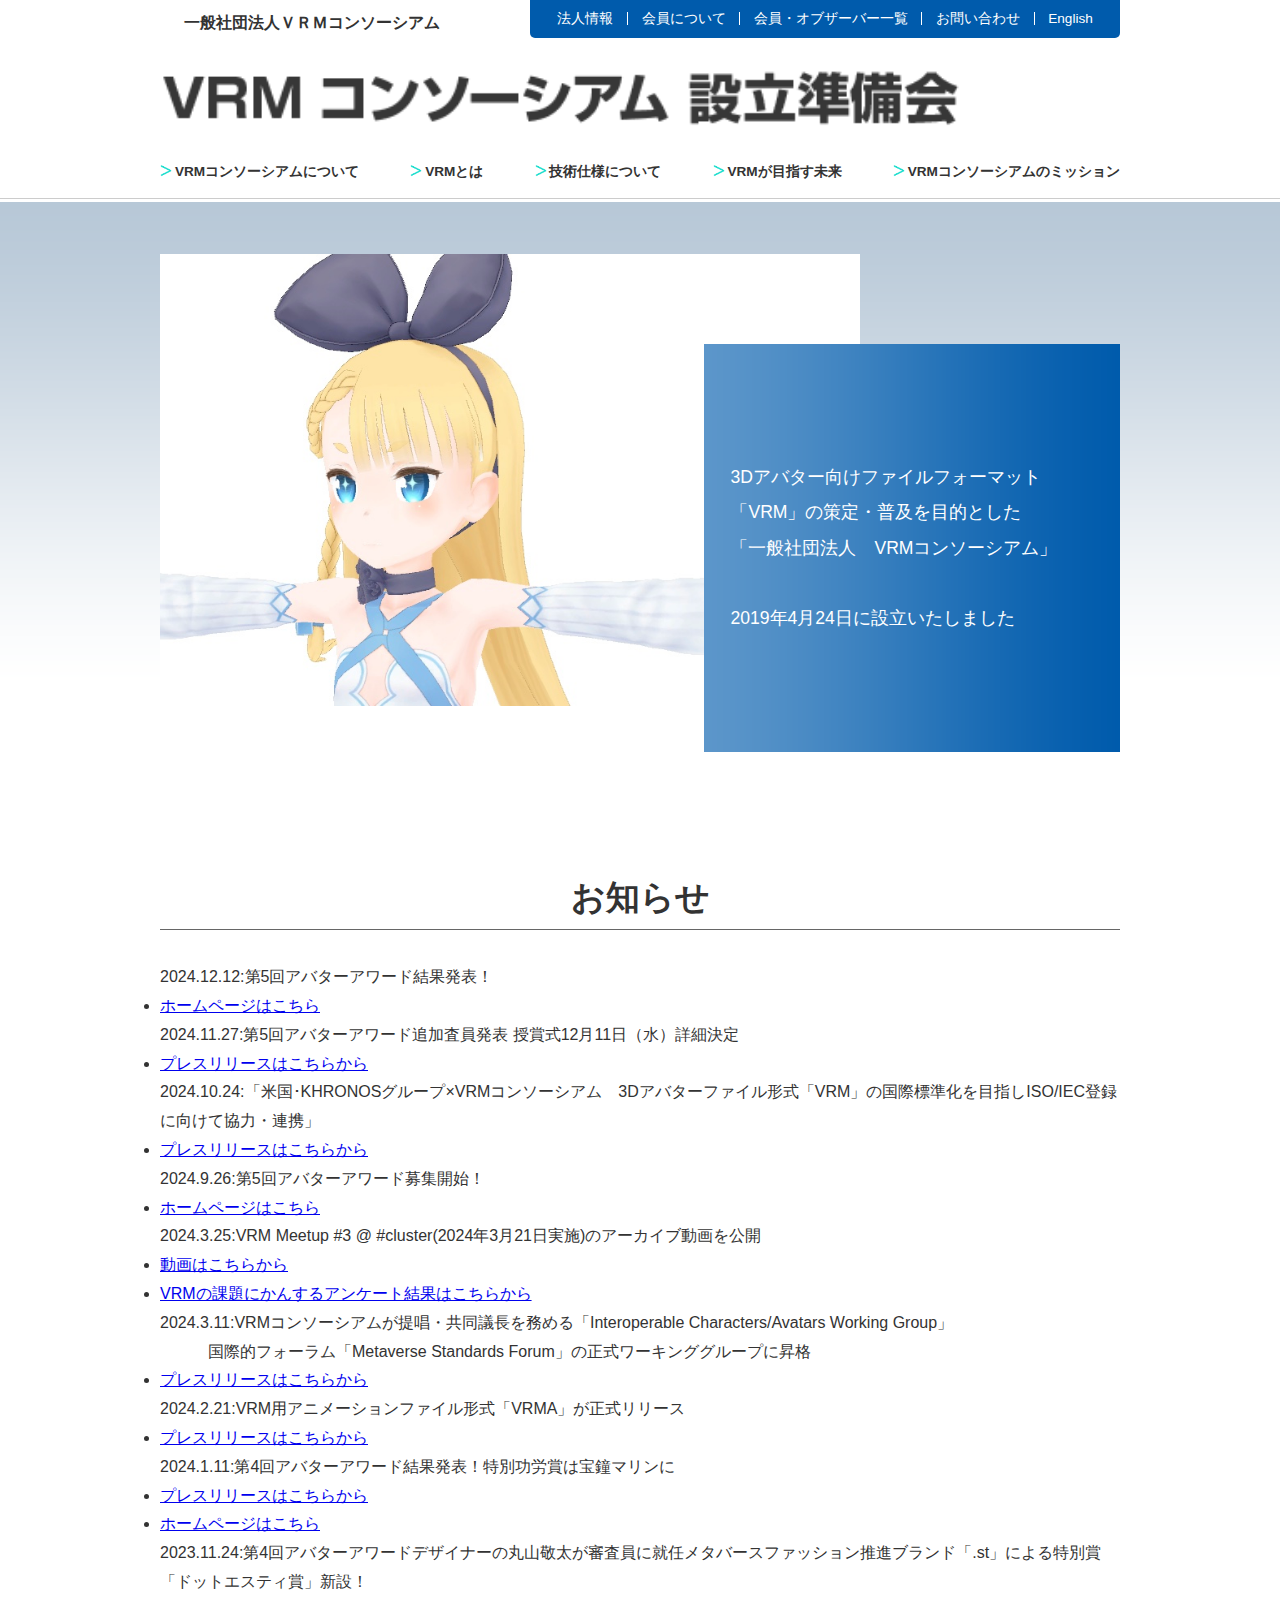
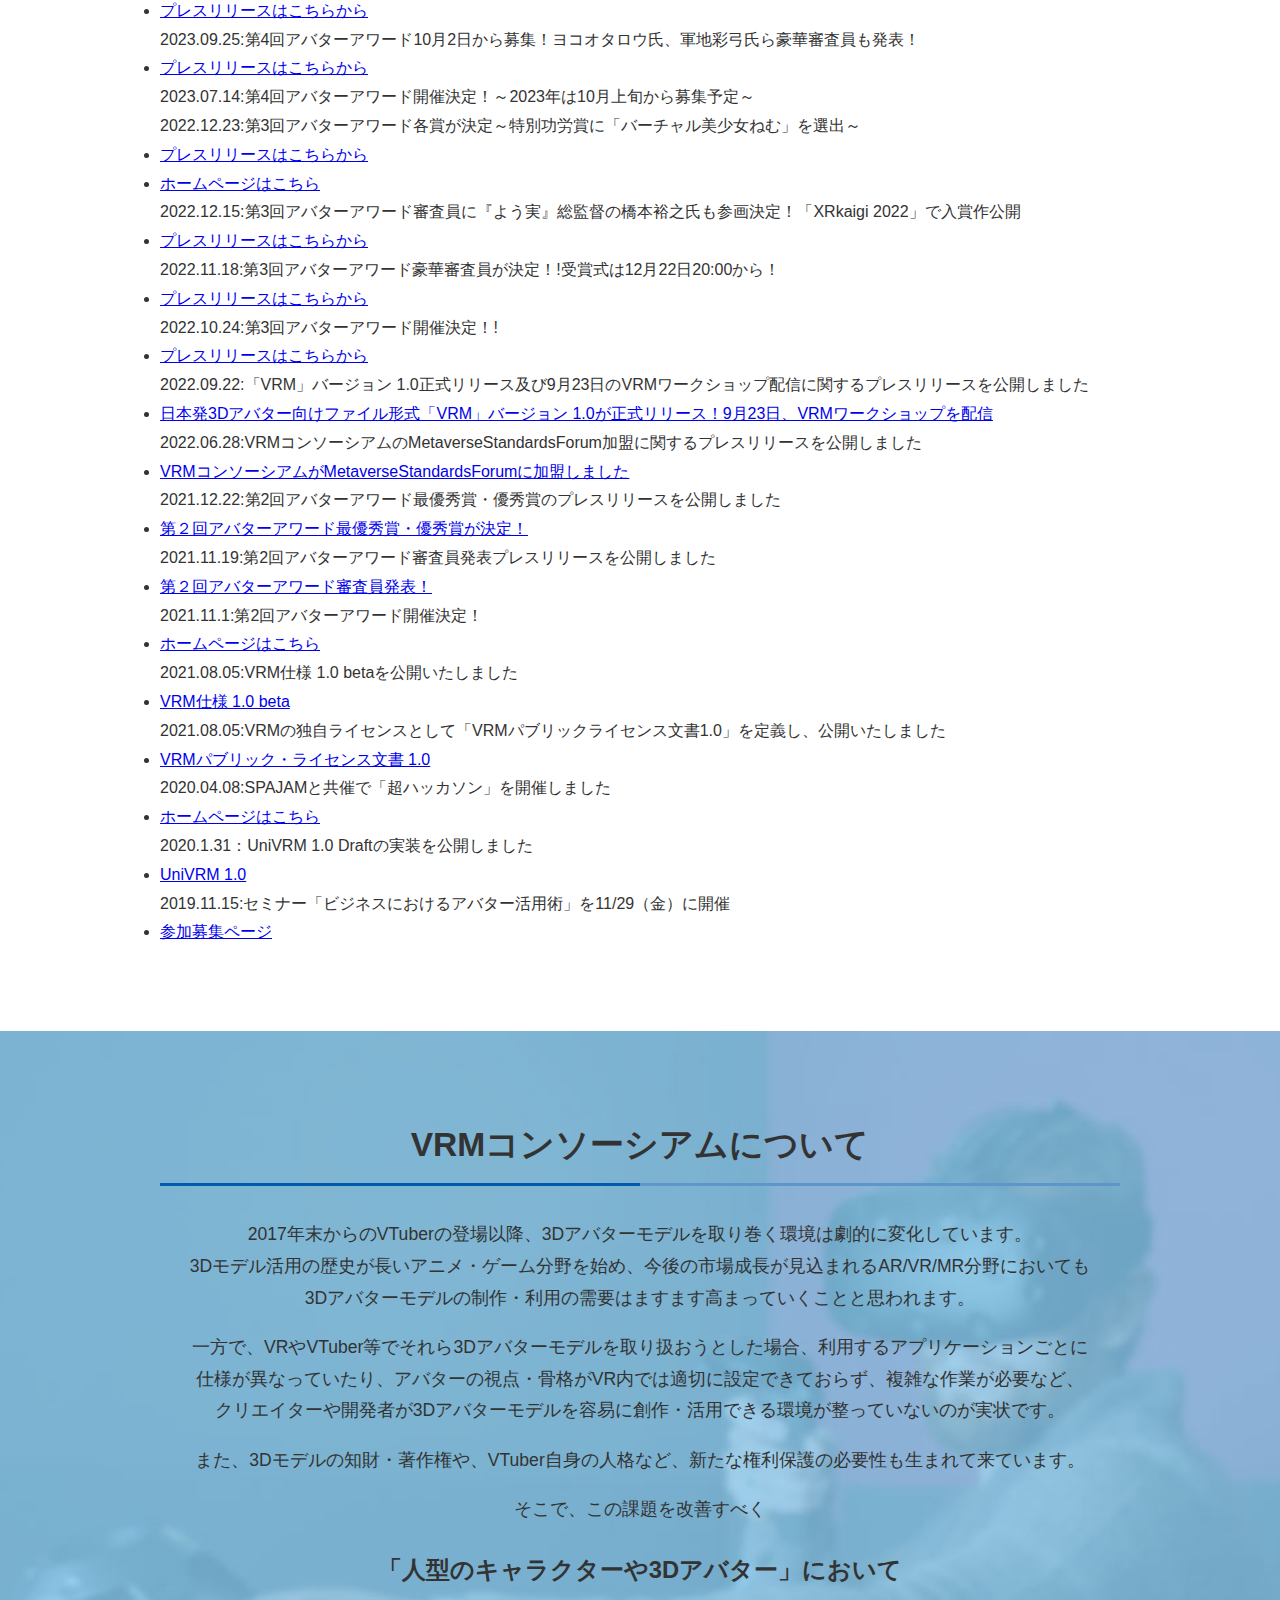
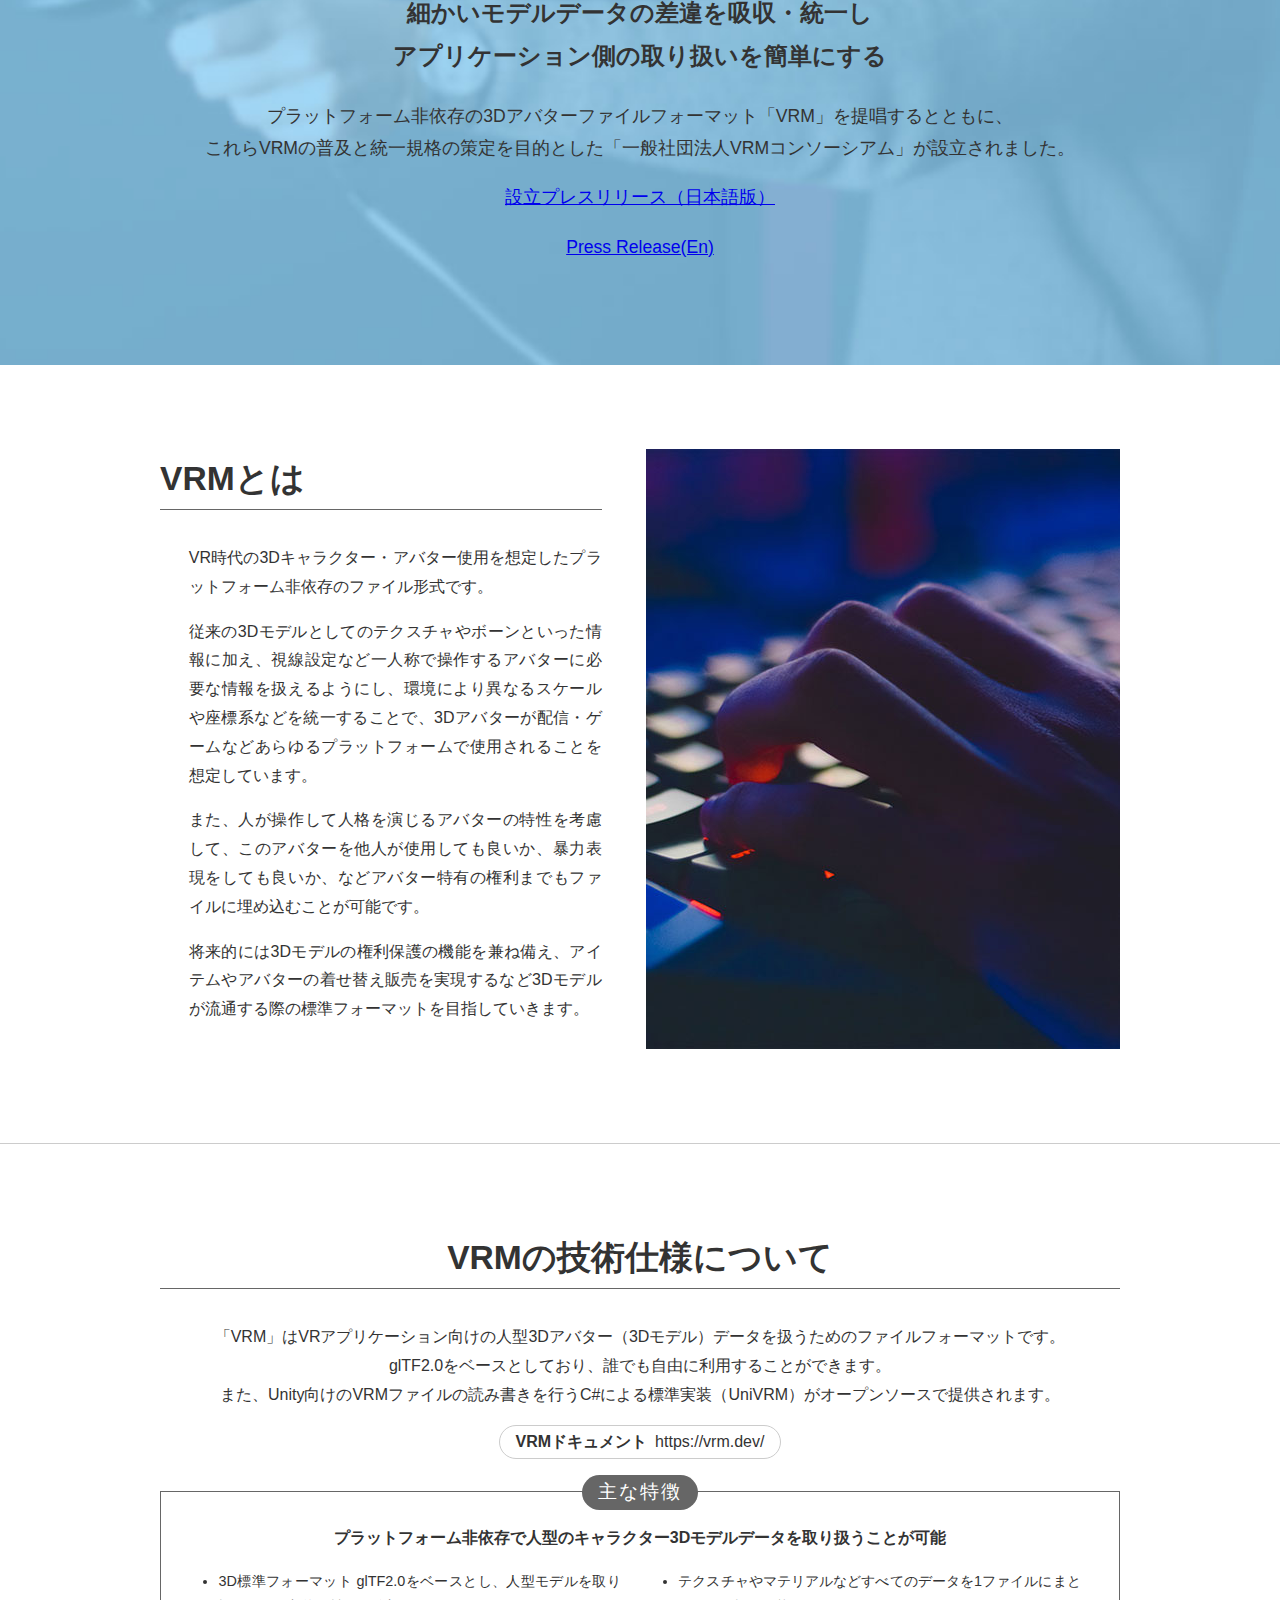
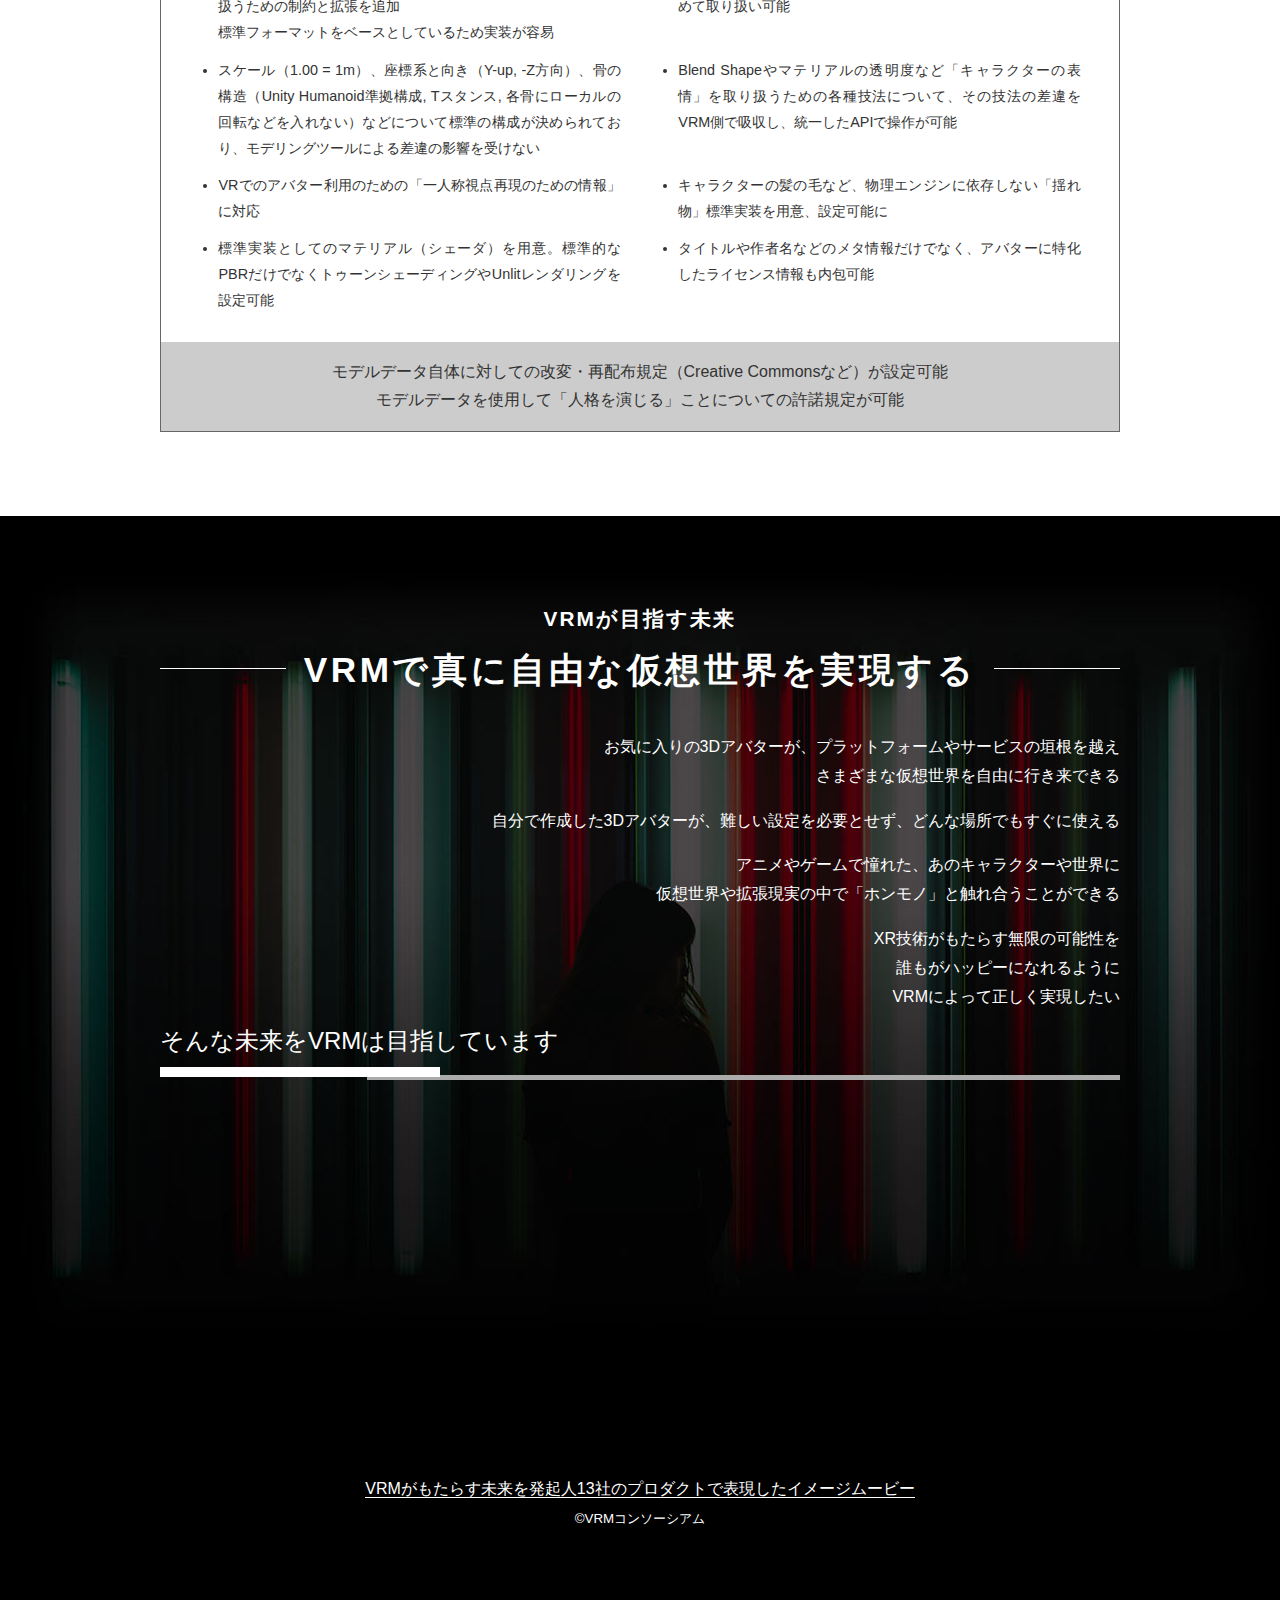
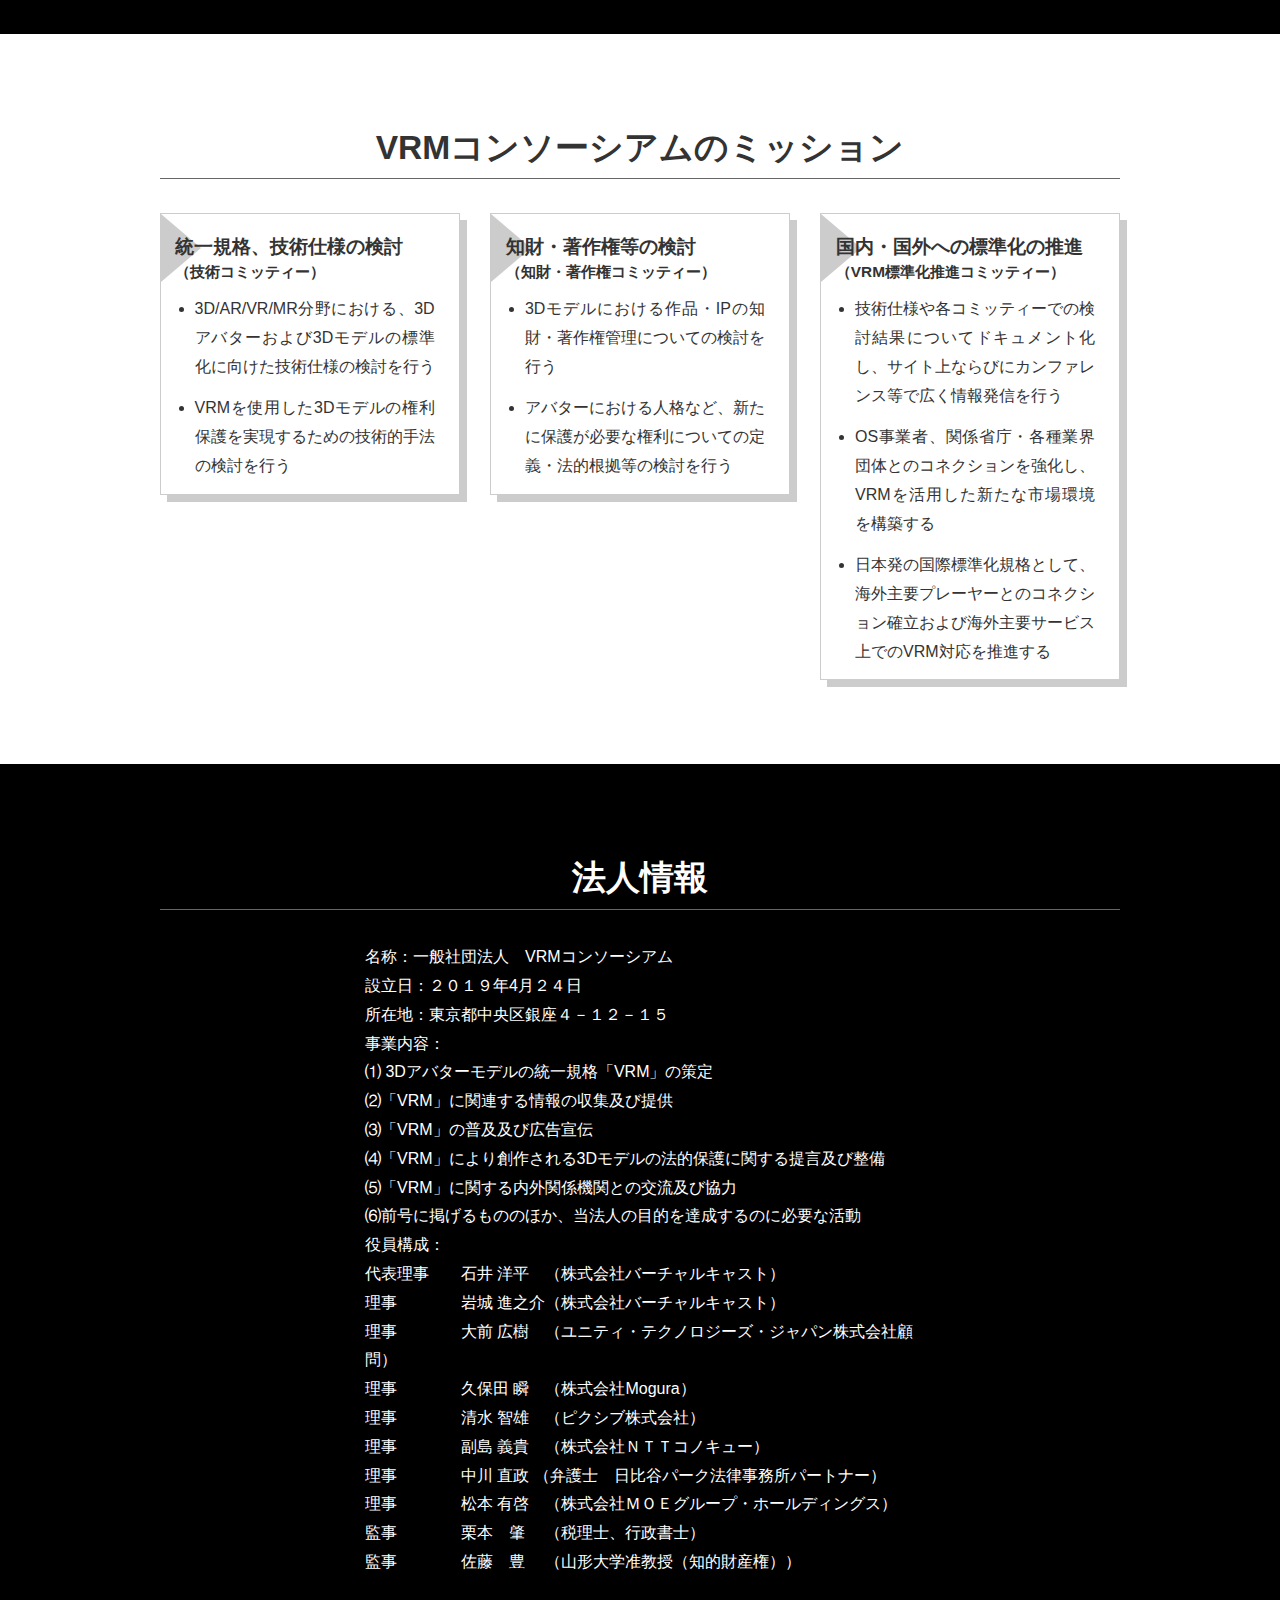
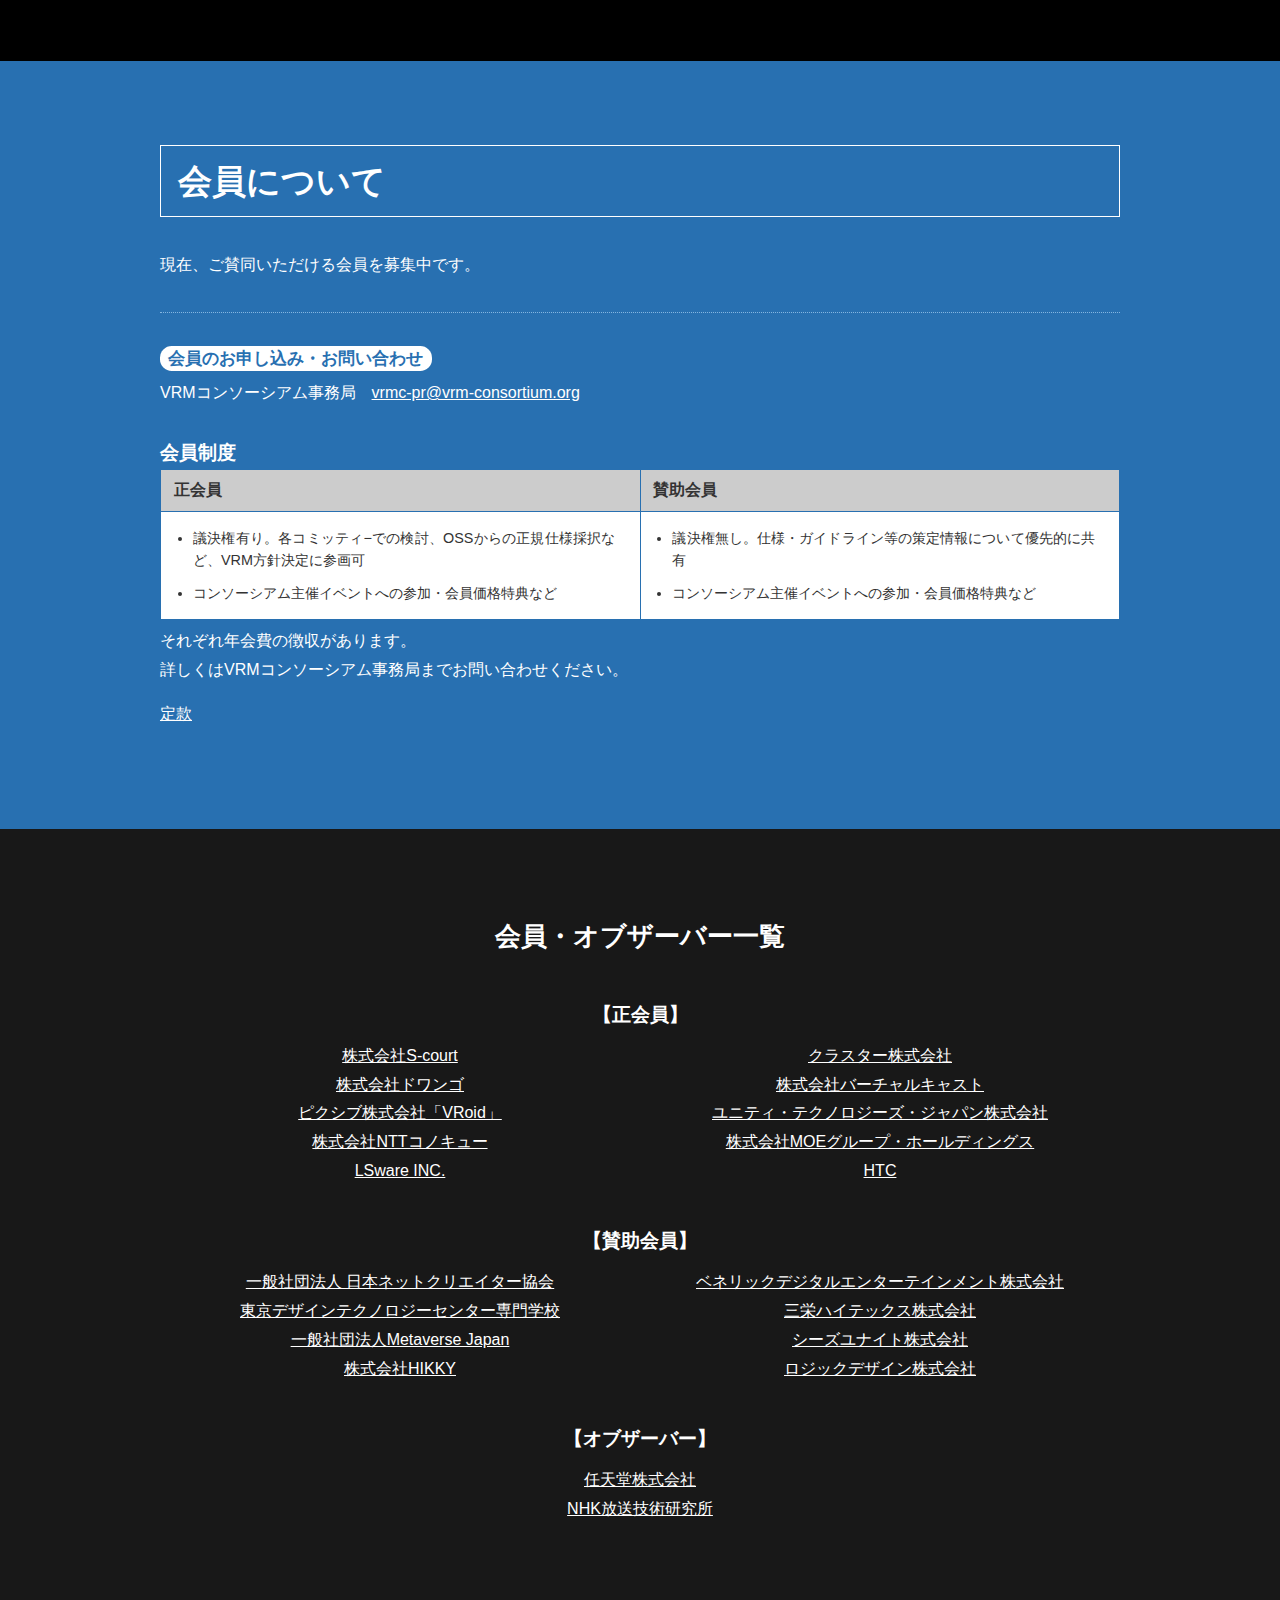
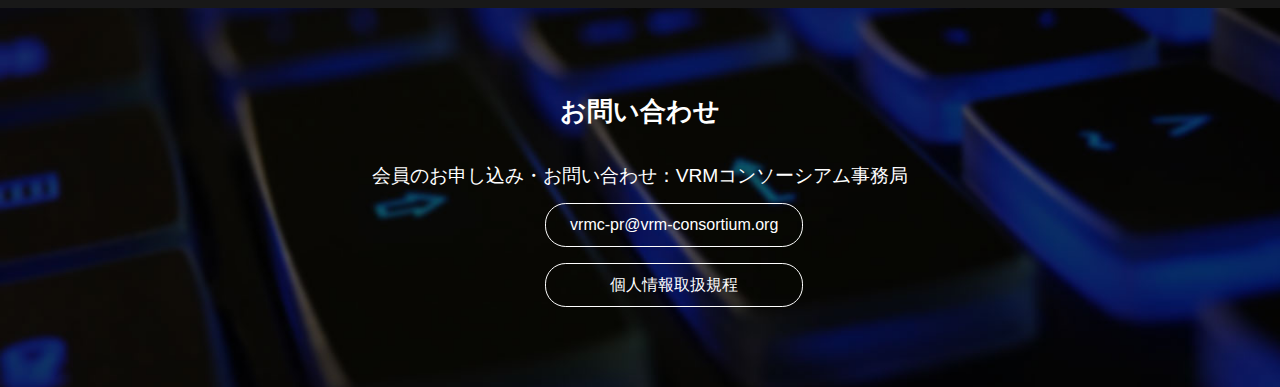
<file: index.html>
<!DOCTYPE html>
<html lang="ja">
<head>
<meta http-equiv="Content-Type" content="text/html; charset=UTF-8">

<title>VRMコンソーシアム</title>

<meta name="keywords" content="VRM,メタバース,VTuber,3Dアバターモデル,3Dモデル,統一ファイルフォーマット,VR,仮想現実">
<meta name="description" content="VRMコンソーシアムは、プラットフォーム非依存の3Dアバターファイルフォーマット「VRM」の普及と統一規格の策定を目的とした団体です。">

<link rel="shortcut icon" type="image/x-icon" href="./favicon.ico">
<link rel="stylesheet" type="text/css" href="common/css/master.css">
<link rel="stylesheet" type="text/css" href="common/css/top.css">

<script type="text/javascript" src="./common/js/smoothScroll.js"></script>
<!--[if lt IE 9]><script type="text/javascript" src="./common/js/html5shiv-printshiv.js"></script><![endif]-->

</head>
<body id="skrollr-body">


<header id="pagetop">
	<div class="inner">
		<div>
				<p style="background: none;font-size:1.2em;font-weight:bold;">一般社団法人ＶＲＭコンソーシアム</p>
			<ul>
				<li><a href="#corporation">法人情報</a></li>
				<li><a href="#member">会員について</a></li>
				<li><a href="#organizer">会員・オブザーバー一覧</a></li>
				<li><a href="#footer">お問い合わせ</a></li>
				<li><a href="https://vrm-consortium.org/en/">English</a></li>
			</ul>
		</div>
		<h1><img src="common/img/vrm-consortium.png" alt="VRMコンソーシアム" width="800"></h1>
		<nav>
			<ul>
				<li><a href="#about">VRMコンソーシアムについて</a></li>
				<li><a href="#vrm">VRMとは</a></li>
				<li><a href="#method">技術仕様について</a></li>
				<li><a href="#future">VRMが目指す未来</a></li>
				<li><a href="#mission">VRMコンソーシアムのミッション</a></li>
			</ul>
		</nav>
	</div>
</header>


<div id="contents">

	<section id="mv">
		<div class="inner">
			<img src="common/imgtop/mv_ph.png" alt="VRMコンソーシアム">
			<div>
				<p>
					3Dアバター向けファイルフォーマット<br>
					「VRM」の策定・普及を目的とした<br>
					「一般社団法人　VRMコンソーシアム」<br>
					<br>
					2019年4月24日に設立いたしました<br>

				</p>
			</div>
		</div>
	</section>

<section id="news">
		<div class="inner">
			<h2>お知らせ</h2>
			<dl>
				<dd>2024.12.12:第5回アバターアワード結果発表！
				<li><a href="https://vrm-consortium.org/avataraward/index"_blank">ホームページはこちら </a></li>
				<dd>2024.11.27:第5回アバターアワード追加査員発表 授賞式12月11日（水）詳細決定
				<li><a href="./common/pdf/ja_release_20241127.pdf">プレスリリースはこちらから</a></li>
				<dd>2024.10.24:「米国･KHRONOSグループ×VRMコンソーシアム　3Dアバターファイル形式「VRM」の国際標準化を目指しISO/IEC登録に向けて協力・連携」
				<li><a href="./common/pdf/ja_release_20241024.pdf">プレスリリースはこちらから</a></li>
				<dd>2024.9.26:第5回アバターアワード募集開始！
				<li><a href="https://vrm-consortium.org/avataraward/index"_blank">ホームページはこちら </a></li>
				<dd>2024.3.25:VRM Meetup #3 @ #cluster(2024年3月21日実施)のアーカイブ動画を公開<br>
				<li><a href="https://youtu.be/jSSA6jbgioM"_blank">動画はこちらから</a></li>
				<li><a href="./common/pdf/202403_VRMsurvey.pdf">VRMの課題にかんするアンケート結果はこちらから</a></li>
				<dd>2024.3.11:VRMコンソーシアムが提唱・共同議長を務める「Interoperable Characters/Avatars Working Group」<br>
					　　　国際的フォーラム「Metaverse Standards Forum」の正式ワーキンググループに昇格
				<li><a href="./common/pdf/ja_release_20240311.pdf">プレスリリースはこちらから</a></li>
				<dd>2024.2.21:VRM用アニメーションファイル形式「VRMA」が正式リリース
				<li><a href="./common/pdf/ja_release_20240221.pdf">プレスリリースはこちらから</a></li>
				<dd>2024.1.11:第4回アバターアワード結果発表！特別功労賞は宝鐘マリンに
				<li><a href="./common/pdf/ja_release_20231223.pdf">プレスリリースはこちらから</a></li>
				<li><a href="https://vrm-consortium.org/avataraward/index"_blank">ホームページはこちら </a></li>				
				<dd>2023.11.24:第4回アバターアワードデザイナーの丸山敬太が審査員に就任メタバースファッション推進ブランド「.st」による特別賞「ドットエスティ賞」新設！
				<li><a href="./common/pdf/ja_release_20231124.pdf">プレスリリースはこちらから</a></li>
				<dd>2023.09.25:第4回アバターアワード10月2日から募集！ヨコオタロウ氏、軍地彩弓氏ら豪華審査員も発表！
				<li><a href="./common/pdf/ja_release_20230925.pdf">プレスリリースはこちらから</a></li>
				<dd>2023.07.14:第4回アバターアワード開催決定！～2023年は10月上旬から募集予定～
				<dd>2022.12.23:第3回アバターアワード各賞が決定～特別功労賞に「バーチャル美少女ねむ」を選出～
				<li><a href="./common/pdf/ja_release_20221223.pdf">プレスリリースはこちらから</a></li>
				<li><a href="https://vrm-consortium.org/avataraward/2022"_blank">ホームページはこちら </a></li>				
				<dd>2022.12.15:第3回アバターアワード審査員に『よう実』総監督の橋本裕之氏も参画決定！「XRkaigi 2022」で入賞作公開
				<li><a href="./common/pdf/ja_release_20221215.pdf">プレスリリースはこちらから</a></li>
				<dd>2022.11.18:第3回アバターアワード豪華審査員が決定！!受賞式は12月22日20:00から！
				<li><a href="./common/pdf/ja_release_20221118.pdf">プレスリリースはこちらから</a></li>
				<dd>2022.10.24:第3回アバターアワード開催決定！!
				<li><a href="./common/pdf/ja_release_20221024.pdf">プレスリリースはこちらから </a></li>
				<dd>2022.09.22:「VRM」バージョン 1.0正式リリース及び9月23日のVRMワークショップ配信に関するプレスリリースを公開しました
				<li><a href="./common/pdf/ja_release_20220922.pdf">日本発3Dアバター向けファイル形式「VRM」バージョン 1.0が正式リリース！9月23日、VRMワークショップを配信</a></li>
				<dd>2022.06.28:VRMコンソーシアムのMetaverseStandardsForum加盟に関するプレスリリースを公開しました
				<li><a href="./common/pdf/ja_release_20220628.pdf">VRMコンソーシアムがMetaverseStandardsForumに加盟しました</a></li>
				<dd>2021.12.22:第2回アバターアワード最優秀賞・優秀賞のプレスリリースを公開しました
				<li><a href="./common/pdf/ja_release_20211222.pdf">第２回アバターアワード最優秀賞・優秀賞が決定！</a></li>
				<dd>2021.11.19:第2回アバターアワード審査員発表プレスリリースを公開しました
				<li><a href="./common/pdf/ja_release5.pdf">第２回アバターアワード審査員発表！</a></li>
				<dd>2021.11.1:第2回アバターアワード開催決定！
				<li><a href="https://vrm-consortium.org/avataraward/2021"_blank">ホームページはこちら </a></li>
				<dd>2021.08.05:VRM仕様 1.0 betaを公開いたしました
				<li><a href="https://vrm.dev/vrm1/">VRM仕様 1.0 beta</a></li>
				<dd>2021.08.05:VRMの独自ライセンスとして「VRMパブリックライセンス文書1.0」を定義し、公開いたしました
				<li><a href="https://vrm.dev/licenses/1.0/">VRMパブリック・ライセンス文書 1.0</a></li>
				<dd>2020.04.08:SPAJAMと共催で「超ハッカソン」を開催しました
				<li><a href="https://cho-hackathon.spajam.jp/" target="_blank">ホームページはこちら </a></li>
				2020.1.31：UniVRM 1.0 Draftの実装を公開しました
				<li><a href="https://github.com/vrm-c/UniVRM_1_0" target="_blank">UniVRM 1.0 </a></li>
				<dd>2019.11.15:セミナー「ビジネスにおけるアバター活用術」を11/29（金）に開催</dd>
				<li><a href="https://vrmc.connpass.com/" target="_blank">参加募集ページ</a></li>

			</dl>
		</div>
	</section>

	<section id="about">
		<div class="inner">
			<h2>VRMコンソーシアムについて</h2>
			<p>
				2017年末からのVTuberの登場以降、3Dアバターモデルを取り巻く環境は劇的に変化しています。<br>
				3Dモデル活用の歴史が長いアニメ・ゲーム分野を始め、今後の市場成長が見込まれるAR/VR/MR分野においても<br>
				3Dアバターモデルの制作・利用の需要はますます高まっていくことと思われます。
			</p>
			<p>
				一方で、VRやVTuber等でそれら3Dアバターモデルを取り扱おうとした場合、利用するアプリケーションごとに<br>
				仕様が異なっていたり、アバターの視点・骨格がVR内では適切に設定できておらず、複雑な作業が必要など、<br>
				クリエイターや開発者が3Dアバターモデルを容易に創作・活用できる環境が整っていないのが実状です。
			</p>
			<p>また、3Dモデルの知財・著作権や、VTuber自身の人格など、新たな権利保護の必要性も生まれて来ています。</p>
			<p>
				そこで、この課題を改善すべく<br>
				<span>
					<strong>「人型のキャラクターや3Dアバター」において</strong><br>
					<strong>細かいモデルデータの差違を吸収・統一し</strong><br>
					<strong>アプリケーション側の取り扱いを簡単にする</strong><br>
				</span>
				プラットフォーム非依存の3Dアバターファイルフォーマット「VRM」を提唱するとともに、<br>
				これらVRMの普及と統一規格の策定を目的とした「一般社団法人VRMコンソーシアム」が設立されました。

				<p><a href="./common/pdf/ja_release.pdf">設立プレスリリース（日本語版）</a></p>
				<p><a href="./common/pdf/en_release.pdf">Press Release(En)</a></p>



			</p>
		</div>
	</section>

	<section id="vrm">
		<div class="inner">
			<img src="common/imgtop/vrm_ph.jpg" alt="VRMとは" class="r">
			<h2>VRMとは</h2>
			<p>VR時代の3Dキャラクター・アバター使用を想定したプラットフォーム非依存のファイル形式です。</p>
			<p>従来の3Dモデルとしてのテクスチャやボーンといった情報に加え、視線設定など一人称で操作するアバターに必要な情報を扱えるようにし、環境により異なるスケールや座標系などを統一することで、3Dアバターが配信・ゲームなどあらゆるプラットフォームで使用されることを想定しています。</p>
			<p>また、人が操作して人格を演じるアバターの特性を考慮して、このアバターを他人が使用しても良いか、暴力表現をしても良いか、などアバター特有の権利までもファイルに埋め込むことが可能です。</p>
			<p>将来的には3Dモデルの権利保護の機能を兼ね備え、アイテムやアバターの着せ替え販売を実現するなど3Dモデルが流通する際の標準フォーマットを目指していきます。</p>
		</div>
	</section>

	<section id="method">
		<div class="inner">
			<h2>VRMの技術仕様について</h2>
			<p>
				「VRM」はVRアプリケーション向けの人型3Dアバター（3Dモデル）データを扱うためのファイルフォーマットです。<br>
				glTF2.0をベースとしており、誰でも自由に利用することができます。<br>
				また、Unity向けのVRMファイルの読み書きを行うC#による標準実装（UniVRM）がオープンソースで提供されます。<br>
				<a href="https://vrm.dev/" target="_blank"><strong>VRMドキュメント</strong>https://vrm.dev/</a>
			</p>
			<h3>主な特徴</h3>
			<dl>
				<dt>プラットフォーム非依存で人型のキャラクター3Dモデルデータを取り扱うことが可能</dt>
				<dd>
					<ul>
						<li>3D標準フォーマット glTF2.0をベースとし、人型モデルを取り扱うための制約と拡張を追加<br>標準フォーマットをベースとしているため実装が容易</li>
						<li>テクスチャやマテリアルなどすべてのデータを1ファイルにまとめて取り扱い可能</li>
						<li>スケール（1.00 = 1m）、座標系と向き（Y-up, -Z方向）、骨の構造（Unity Humanoid準拠構成, Tスタンス, 各骨にローカルの回転などを入れない）などについて標準の構成が決められており、モデリングツールによる差違の影響を受けない</li>
						<li>Blend Shapeやマテリアルの透明度など「キャラクターの表情」を取り扱うための各種技法について、その技法の差違をVRM側で吸収し、統一したAPIで操作が可能</li>
						<li>VRでのアバター利用のための「一人称視点再現のための情報」に対応</li>
						<li>キャラクターの髪の毛など、物理エンジンに依存しない「揺れ物」標準実装を用意、設定可能に</li>
						<li>標準実装としてのマテリアル（シェーダ）を用意。標準的なPBRだけでなくトゥーンシェーディングやUnlitレンダリングを設定可能</li>
						<li>タイトルや作者名などのメタ情報だけでなく、アバターに特化したライセンス情報も内包可能</li>
					</ul>
				</dd>
				<dt><em>モデルデータ自体に対しての改変・再配布規定（Creative Commonsなど）が設定可能</em></dt>
				<dt><em>モデルデータを使用して「人格を演じる」ことについての許諾規定が可能</em></dt>
			</dl>
		</div>
	</section>

	<section id="future">
		<div class="inner">
			<h2>VRMが目指す未来</h2>
			<h3><span>VRMで真に自由な仮想世界を実現する</span></h3>
			<div class="message">
				<p>
					お気に入りの3Dアバターが、プラットフォームやサービスの垣根を越え<br>
					さまざまな仮想世界を自由に行き来できる
				</p>
				<p>自分で作成した3Dアバターが、難しい設定を必要とせず、どんな場所でもすぐに使える</p>
				<p>
					アニメやゲームで憧れた、あのキャラクターや世界に<br>
					仮想世界や拡張現実の中で「ホンモノ」と触れ合うことができる
				</p>
				<p>
					XR技術がもたらす無限の可能性を<br>
					誰もがハッピーになれるように<br>
					VRMによって正しく実現したい
				</p>
				<em>そんな未来をVRMは目指しています</em>
			</div>
			<div class="movie">
				<div>
					<iframe width="560" height="315" src="https://www.youtube.com/embed/vc_9bsWT3HY" frameborder="0" allow="accelerometer; autoplay; clipboard-write; encrypted-media; gyroscope; picture-in-picture" allowfullscreen></iframe>
				</div>
				<p>
					<span>VRMがもたらす未来を発起人13社のプロダクトで表現したイメージムービー</span><br>
					<small>&copy;VRMコンソーシアム</small>
				</p>
			</div>
			<!--
			-->
		</div>
	</section>

	<section id="mission">
		<div class="inner">
			<h2>VRMコンソーシアムのミッション</h2>
			<ol>
				<li>
					<h3>統一規格、技術仕様の検討<span>（技術コミッティー）</span></h3>
					<ul>
						<li>3D/AR/VR/MR分野における、3Dアバターおよび3Dモデルの標準化に向けた技術仕様の検討を行う</li>
						<li>VRMを使用した3Dモデルの権利保護を実現するための技術的手法の検討を行う</li>
					</ul>
				</li>
				<li>
					<h3>知財・著作権等の検討<span>（知財・著作権コミッティー）</span></h3>
					<ul>
						<li>3Dモデルにおける作品・IPの知財・著作権管理についての検討を行う</li>
						<li>アバターにおける人格など、新たに保護が必要な権利についての定義・法的根拠等の検討を行う</li>
					</ul>
				</li>
				<li>
					<h3>国内・国外への標準化の推進<span>（VRM標準化推進コミッティー）</span></h3>
					<ul>
						<li>技術仕様や各コミッティーでの検討結果についてドキュメント化し、サイト上ならびにカンファレンス等で広く情報発信を行う</li>
						<li>OS事業者、関係省庁・各種業界団体とのコネクションを強化し、VRMを活用した新たな市場環境を構築する</li>
						<li>日本発の国際標準化規格として、海外主要プレーヤーとのコネクション確立および海外主要サービス上でのVRM対応を推進する</li>
					</ul>
				</li>
			</ol>
		</div>
	</section>

	<section id="corporation" style="background:#000; color:#fff" >
			<div class="inner">
				<h2>法人情報</h2>
				<ul style="margin: 0 auto; width: 550px;">
					<li>名称：一般社団法人　VRMコンソーシアム</li>
					<li>設立日：２０１９年4月２４日</li>
					<li>所在地：東京都中央区銀座４－１２－１５</li>
					<li>事業内容：
						<ul>
							<li> ⑴ 3Dアバターモデルの統一規格「VRM」の策定</li>
							<li> ⑵「VRM」に関連する情報の収集及び提供</li>
							<li> ⑶「VRM」の普及及び広告宣伝</li>
							<li> ⑷「VRM」により創作される3Dモデルの法的保護に関する提言及び整備</li>
							<li> ⑸「VRM」に関する内外関係機関との交流及び協力</li>
							<li> ⑹前号に掲げるもののほか、当法人の目的を達成するのに必要な活動</li>
						</ul>
					</li>
					<li>役員構成：
						<ul>
						   <li>代表理事　　石井 洋平　（株式会社バーチャルキャスト）</li>
						   <li>理事　　　　岩城 進之介（株式会社バーチャルキャスト）</li>
						   <li>理事　　　　大前 広樹　（ユニティ・テクノロジーズ・ジャパン株式会社顧問）</li>
						   <li>理事　　　　久保田 瞬　（株式会社Mogura）</li>
						   <li>理事　　　　清水 智雄　（ピクシブ株式会社）</li>
						   <li>理事　　　　副島 義貴　（株式会社ＮＴＴコノキュー）</li>
						   <li>理事　　　　中川 直政 （弁護士　日比谷パーク法律事務所パートナー）</li>
						   <li>理事　　　　松本 有啓　（株式会社ＭＯＥグループ・ホールディングス）</li>
						   <li>監事　　　　栗本　肇　 （税理士、行政書士）</li>
						   <li>監事　　　　佐藤　豊　 （山形大学准教授（知的財産権））</li>
					   </ul>
					</li>
				</ul>
			</div>
		</section>


	<section id="member">
		<div class="inner">
			<h2>会員について</h2>
			<div>
				<p>現在、ご賛同いただける会員を募集中です。</p>
			</div>
			<h3>会員のお申し込み・お問い合わせ</h3>
			<dl>
				<dt>VRMコンソーシアム事務局</dt>
				<dd><a href="mailto:vrmc-pr@vrm-consortium.org">vrmc-pr@vrm-consortium.org</a></dd>
			</dl>
			<h4>会員制度</h4>
			<table>
				<tr>
					<th>正会員</th>
					<th>賛助会員</th>
				</tr>
				<tr>
					<td>
						<ul>
							<li>議決権有り。各コミッティ−での検討、OSSからの正規仕様採択など、VRM方針決定に参画可</li>
							<li>コンソーシアム主催イベントへの参加・会員価格特典など</li>
						</ul>
					</td>
					<td>
						<ul>
							<li>議決権無し。仕様・ガイドライン等の策定情報について優先的に共有</li>
							<li>コンソーシアム主催イベントへの参加・会員価格特典など</li>
						</ul>
					</td>
				</tr>
			</table>
			<p>
				それぞれ年会費の徴収があります。<br>
				詳しくはVRMコンソーシアム事務局までお問い合わせください。
				<p><a href="./common/pdf/teikan.pdf">定款</a></p>

			</p>
		</div>
	</section>

	<section id="organizer">
		<div class="inner">
			<h2>会員・オブザーバー一覧</h2>
			<h3>【正会員】</h3>
			<ul class="flex">
				<li><a href="https://s-court.me/" target="_blank">株式会社S-court</a></li>
				<li><a href="https://corp.cluster.mu/" target="_blank">クラスター株式会社</a></li>
				<li><a href="http://dwango.co.jp/" target="_blank">株式会社ドワンゴ</a></li>
				<li><a href="https://virtualcast.jp/" target="_blank">株式会社バーチャルキャスト</a></li>
				<li><a href="https://vroid.com/" target="_blank">ピクシブ株式会社「VRoid」</a></li>
				<li><a href="https://unity3d.com/jp" target="_blank">ユニティ・テクノロジーズ・ジャパン株式会社</a></li>
				<li><a href="https://www.nttqonoq.com/" target="_blank">株式会社NTTコノキュー</a></li>
				<li><a href="" target="_blank">株式会社MOEグループ・ホールディングス</a></li>
				<li><a href="http://www.lsware.com/eng/index.html" target="_blank">LSware INC.</a></li>
				<li><a href="https://www.htc.com/jp/" target="_blank">HTC</a></li>
			</ul>
			<h3>【賛助会員】</h3>
			<ul class="flex">
				<li><a href="http://www.jnca.or.jp/" target="_blank">一般社団法人 日本ネットクリエイター協会</a></li>
				<li><a href="https://benelic-de.com/" target="_blank">ベネリックデジタルエンターテインメント株式会社</a></li>
				<li><a href="https://www.tech.ac.jp/" target="_blank">東京デザインテクノロジーセンター専門学校</a></li>
				<li><a href="https://www.sanei-hy.co.jp/" target="_blank">三栄ハイテックス株式会社</a></li>
				<li><a href="https://metaverse-japan.org/" target="_blank">一般社団法人Metaverse Japan</a></li>
				<li><a href="https://csunite.co.jp/" target="_blank">シーズユナイト株式会社</a></li>
				<li><a href="https://www.hikky.co.jp/" target="_blank">株式会社HIKKY</a></li>
				<li><a href="https://www.logic-design.jp/" target="_blank">ロジックデザイン株式会社</a></li>

			</ul>

			<h3>【オブザーバー】</h3>
			<ul>
				<li><a href="https://www.nintendo.co.jp/" target="_blank">任天堂株式会社</a></li>
				<li><a href="https://www.nhk.or.jp/strl/" target="_blank">NHK放送技術研究所</a></li>
			</ul>
		</div>
	</section>

</div><!--container-->

<footer id="footer">
	<h2>お問い合わせ</h2>
	<p>会員のお申し込み・お問い合わせ：VRMコンソーシアム事務局</p>
　　　 　<a href="mailto:vrmc-pr@vrm-consortium.org">vrmc-pr@vrm-consortium.org</a><br><br>
　　　 　<a href="./common/pdf/ja_RulesforHandlingPersonalInformation(190531)_revision(220718).pdf">個人情報取扱規程</a>
</footer>

</body>
</html>
</file>
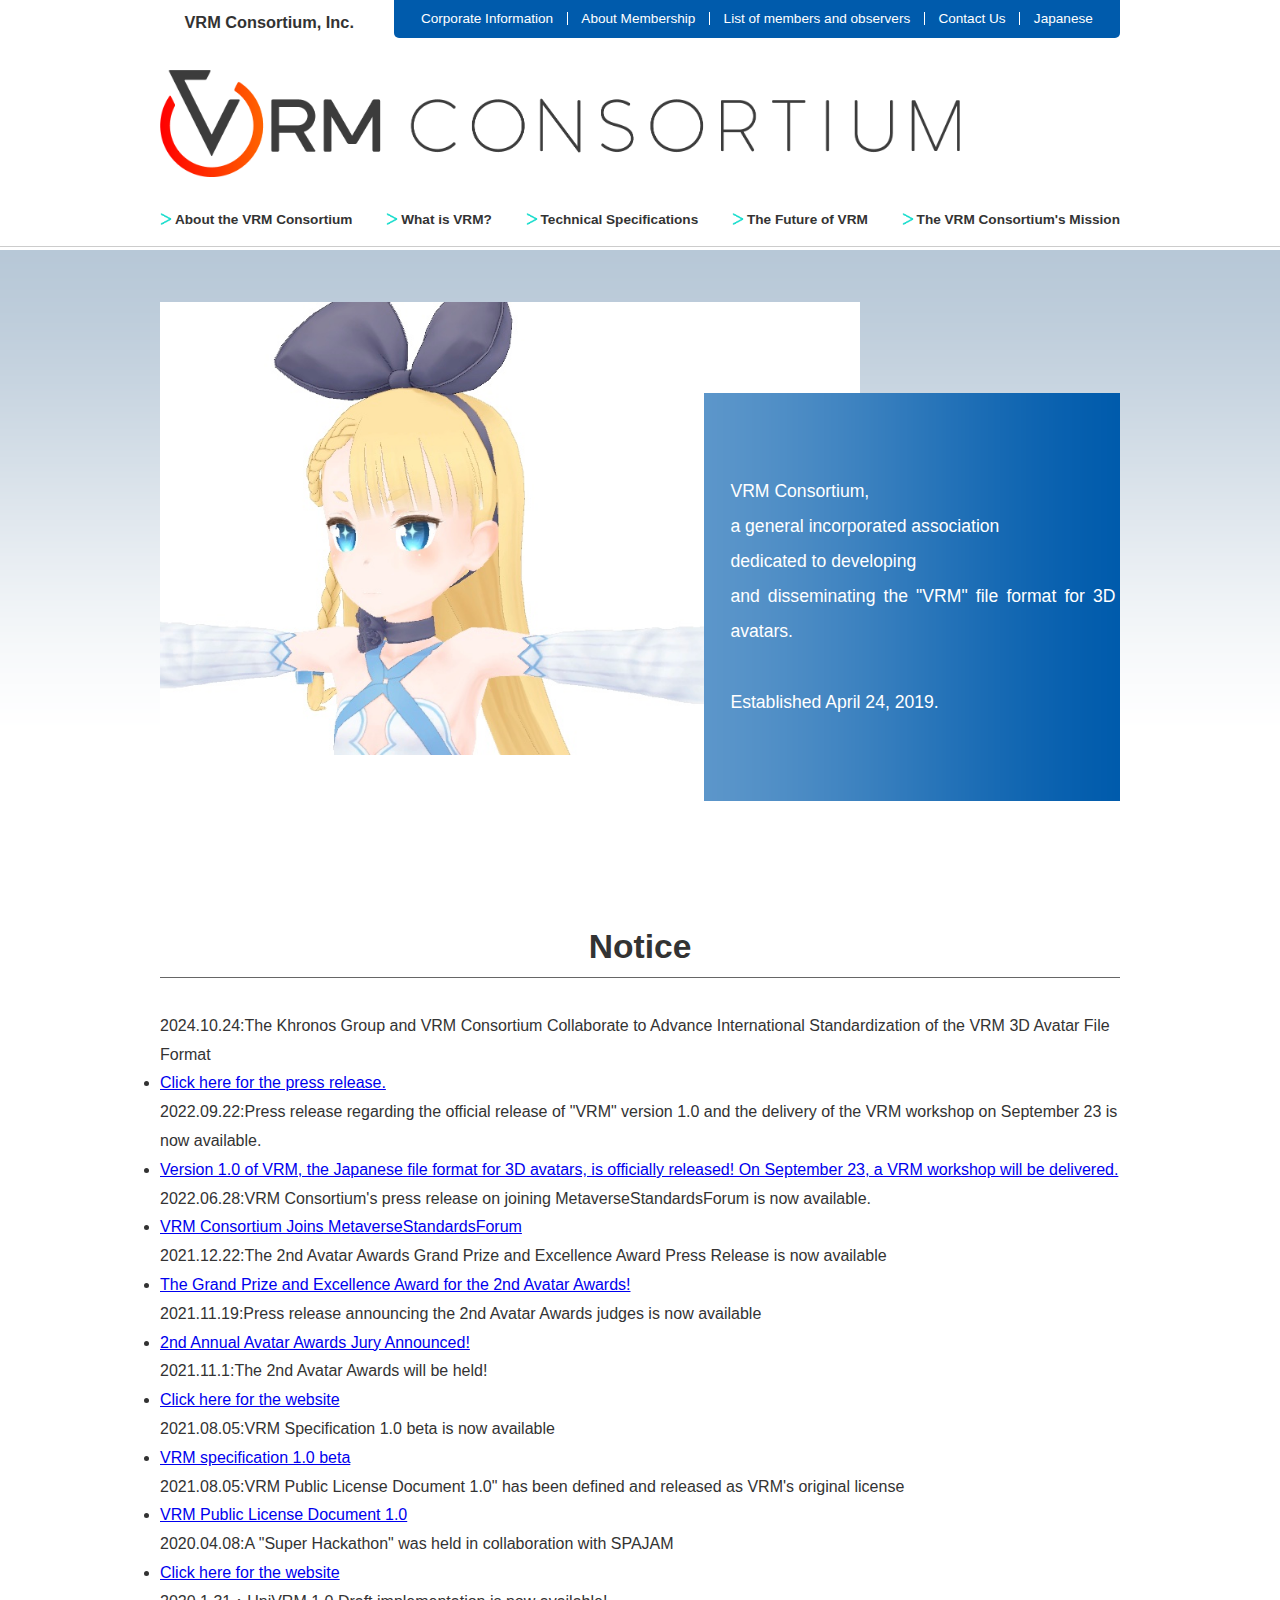
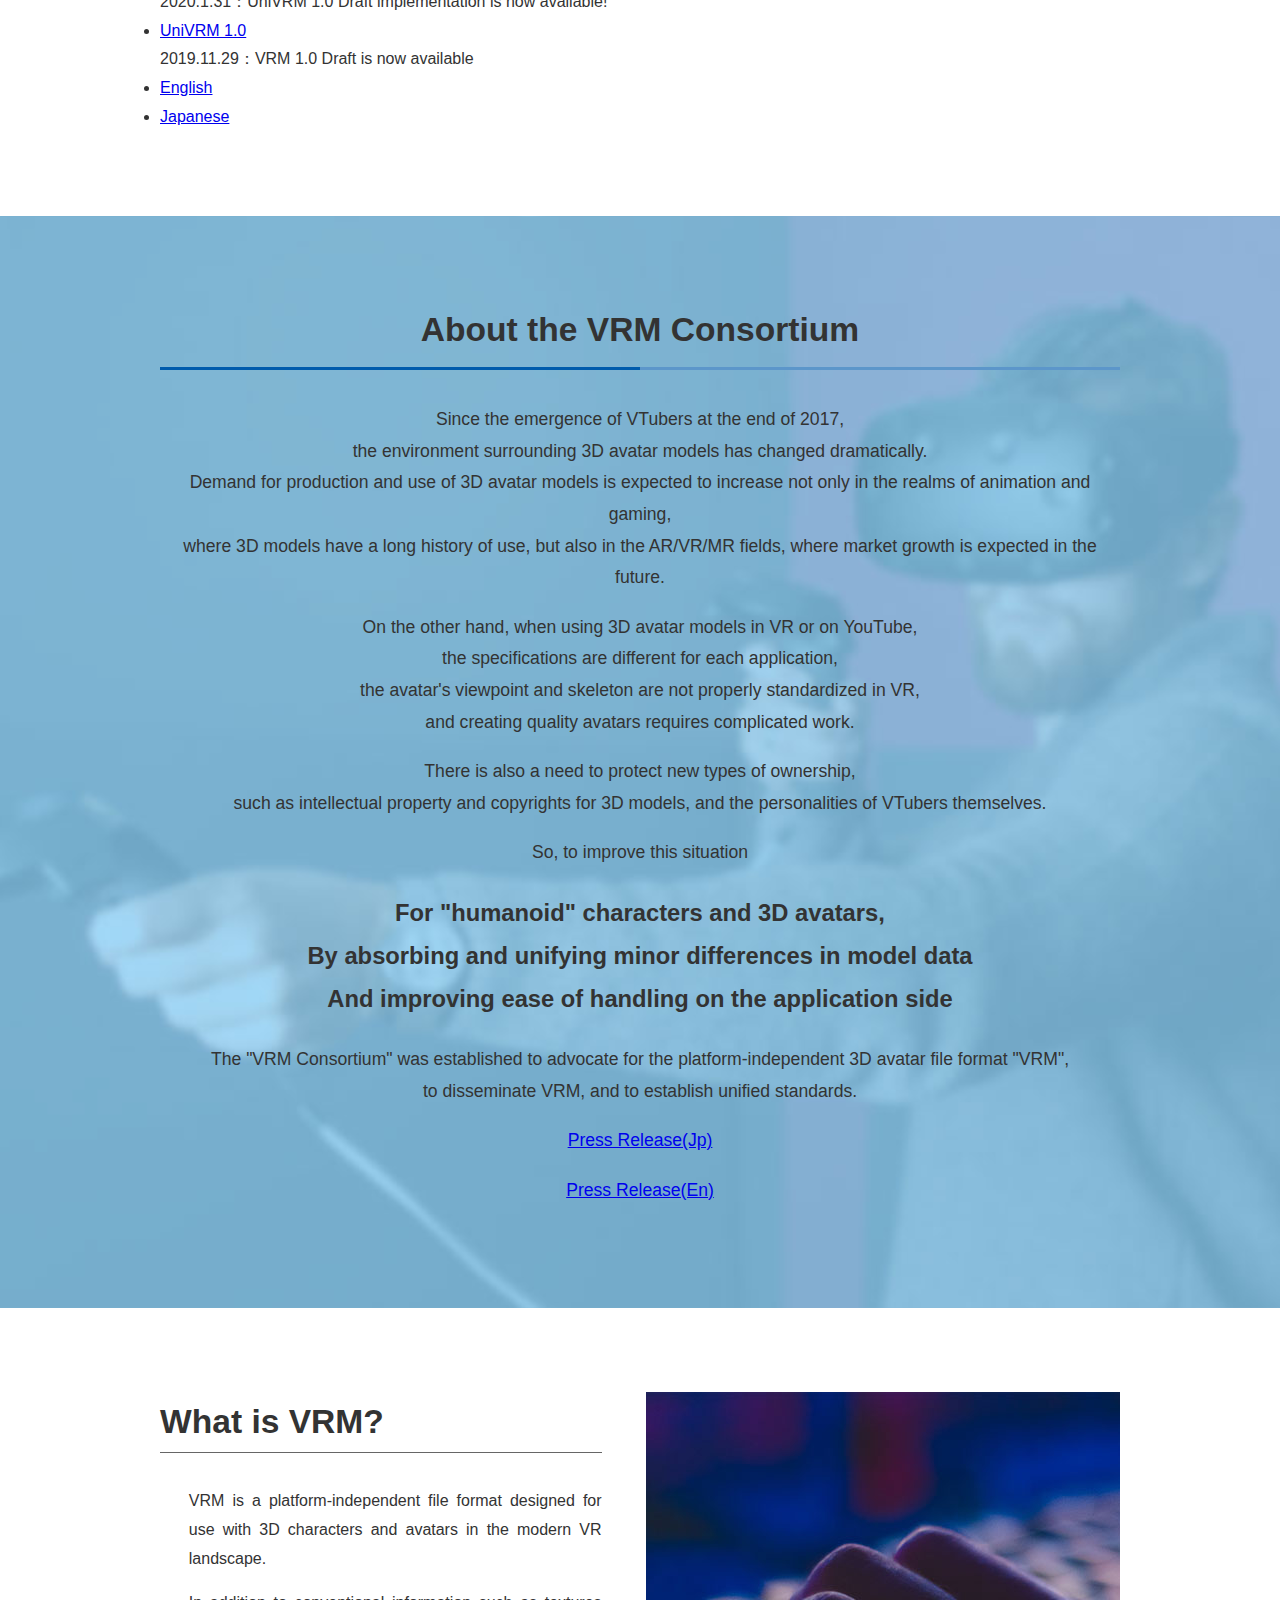
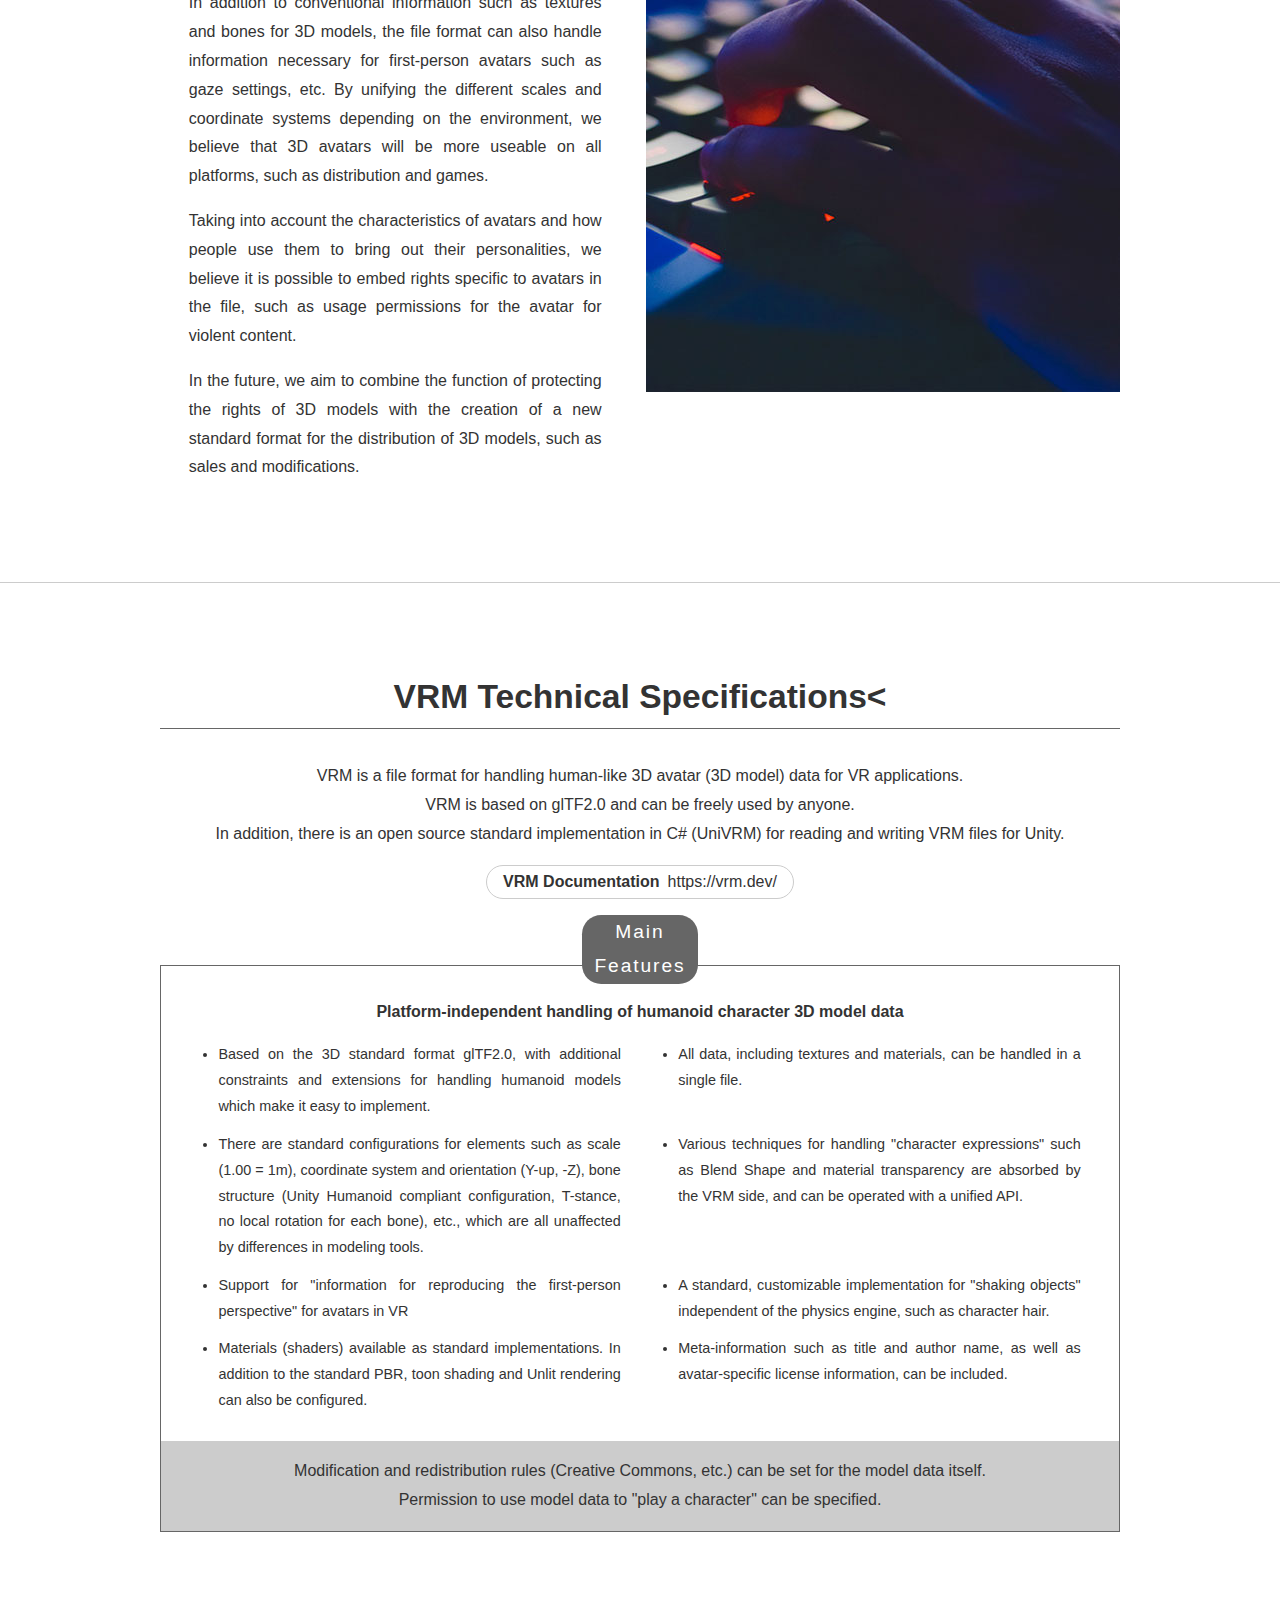
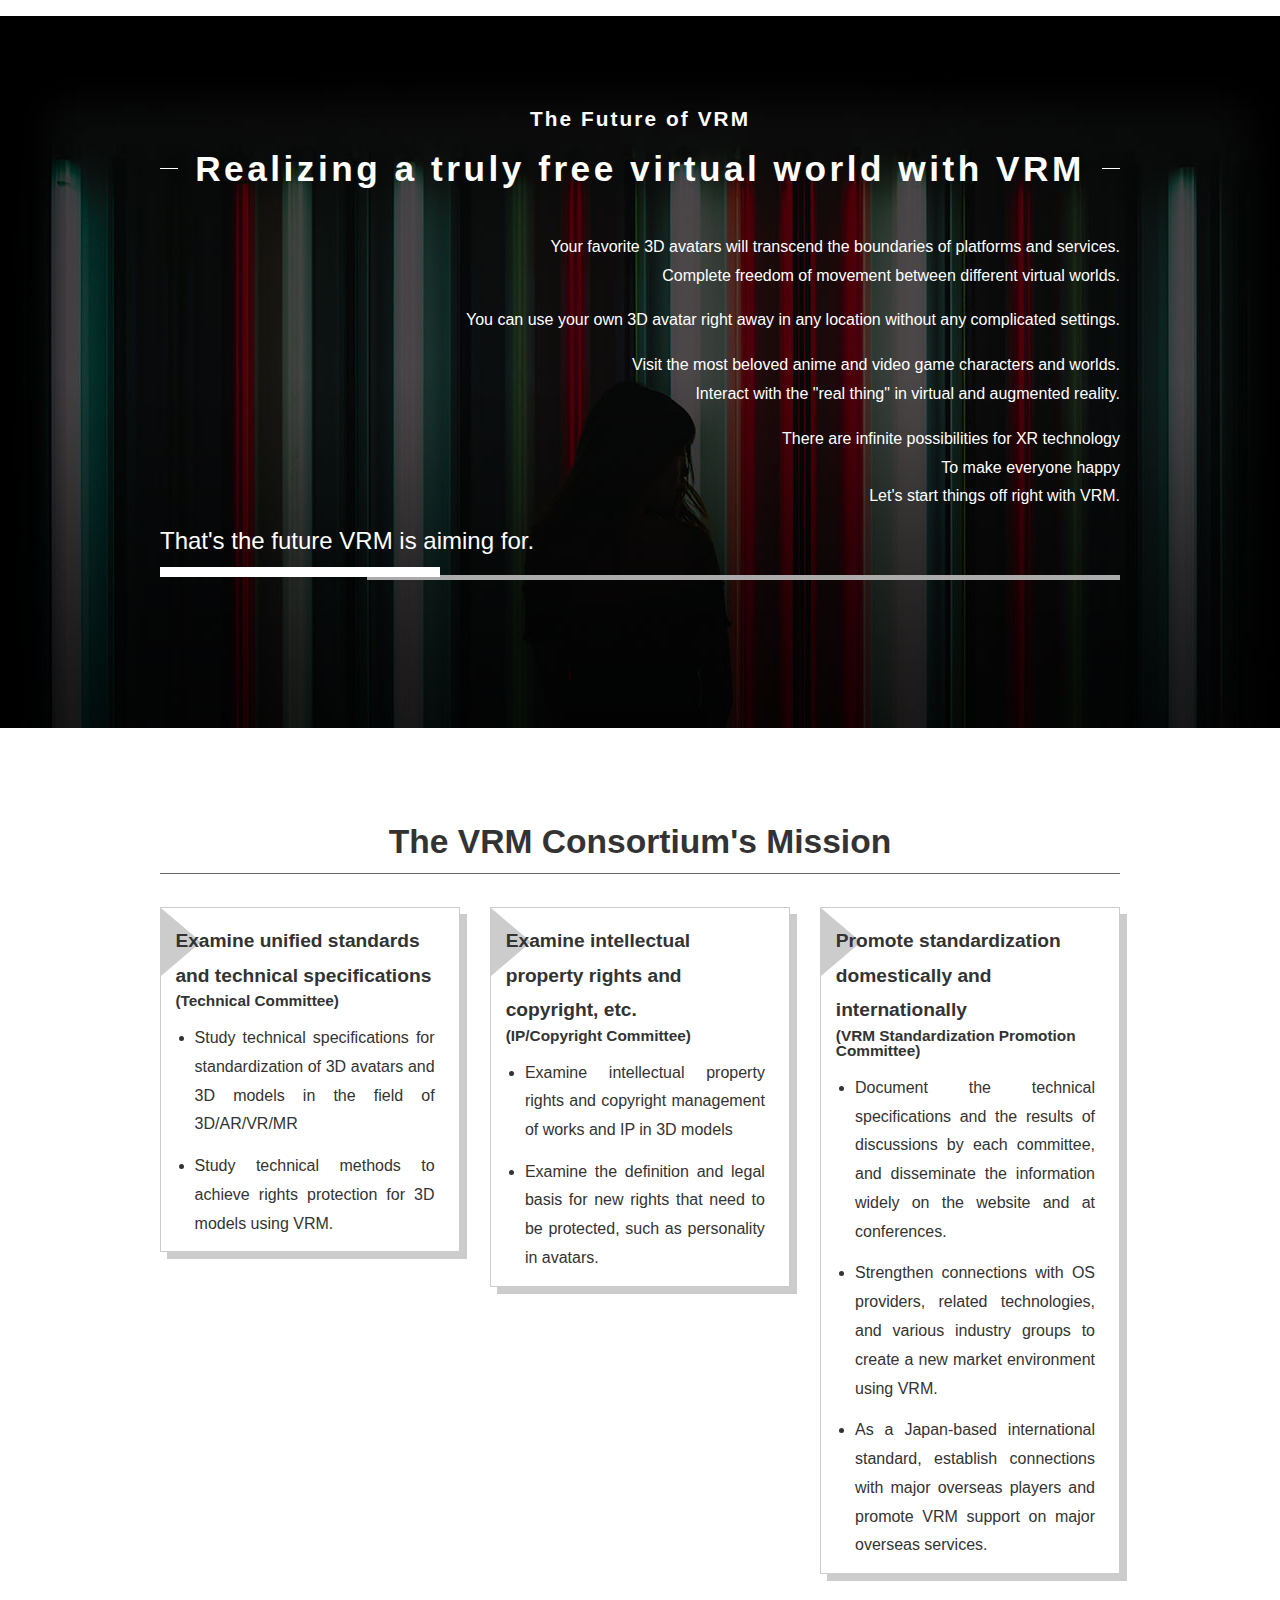
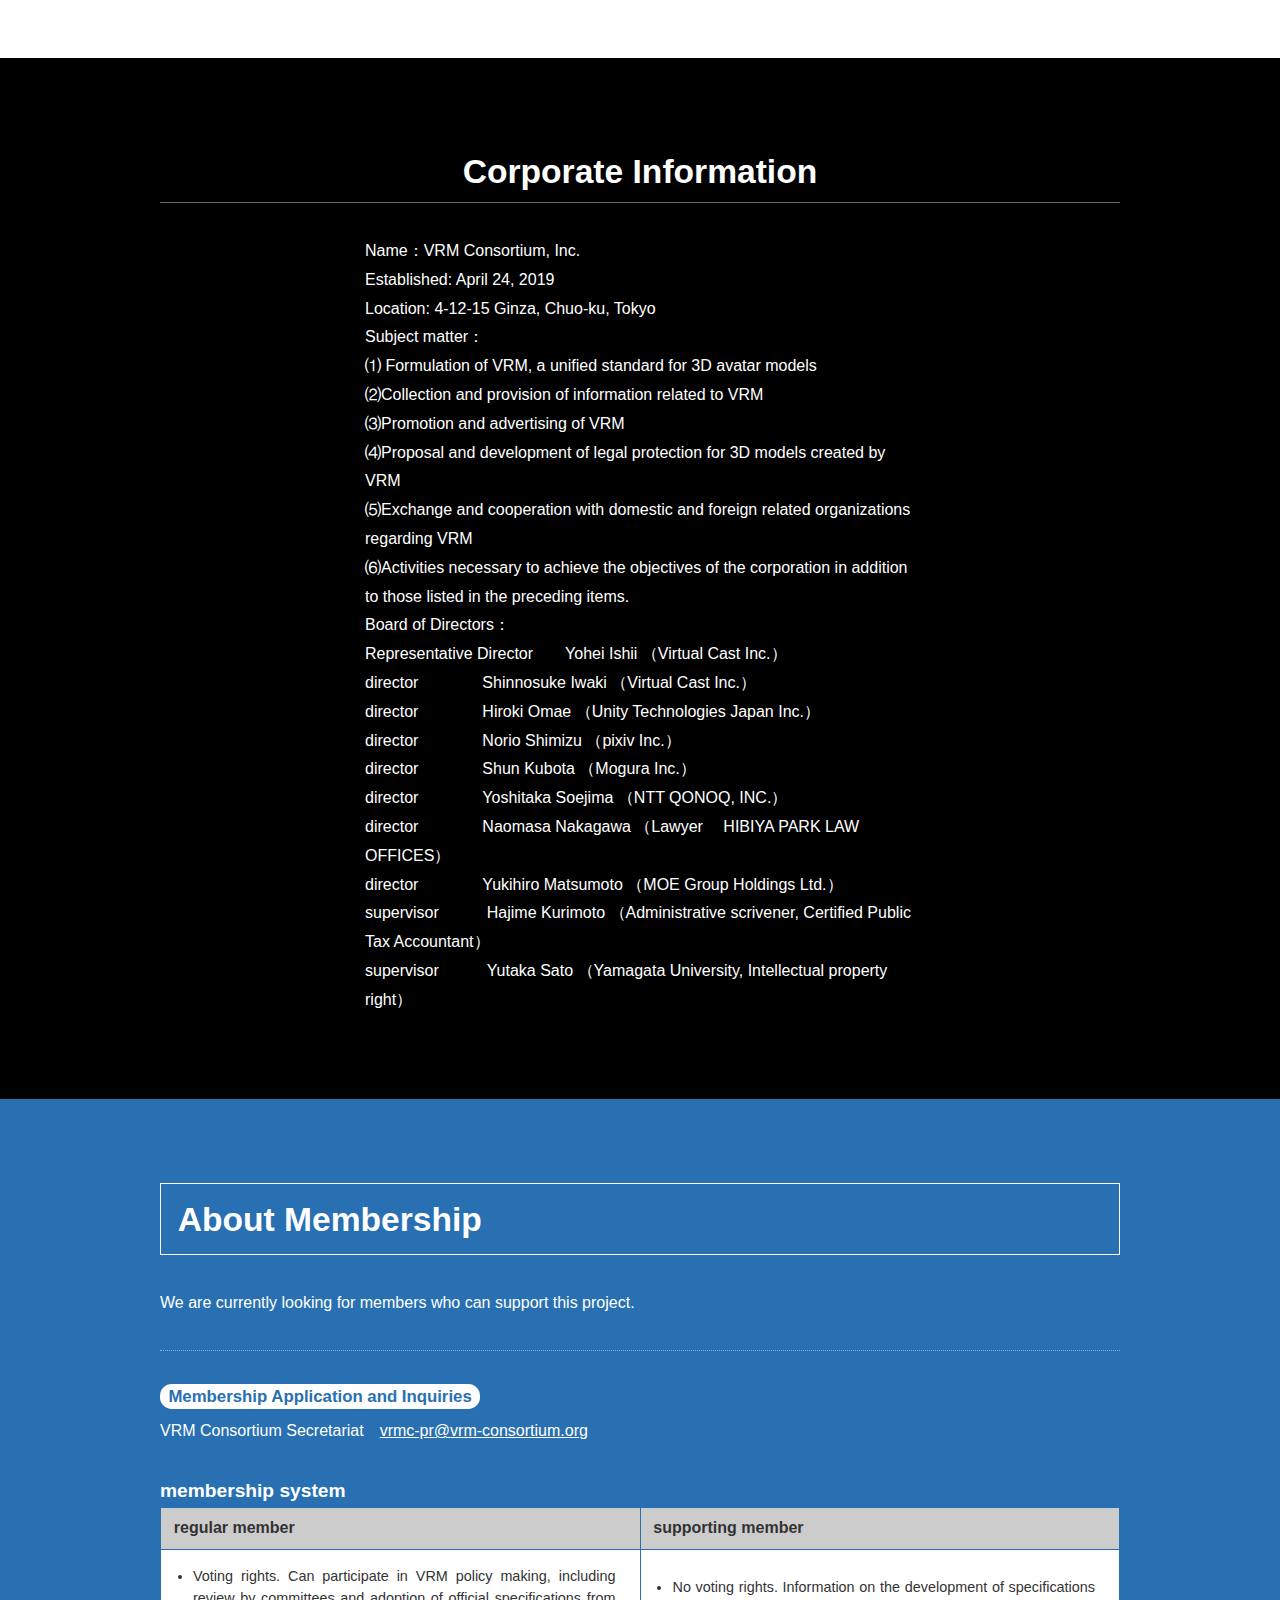
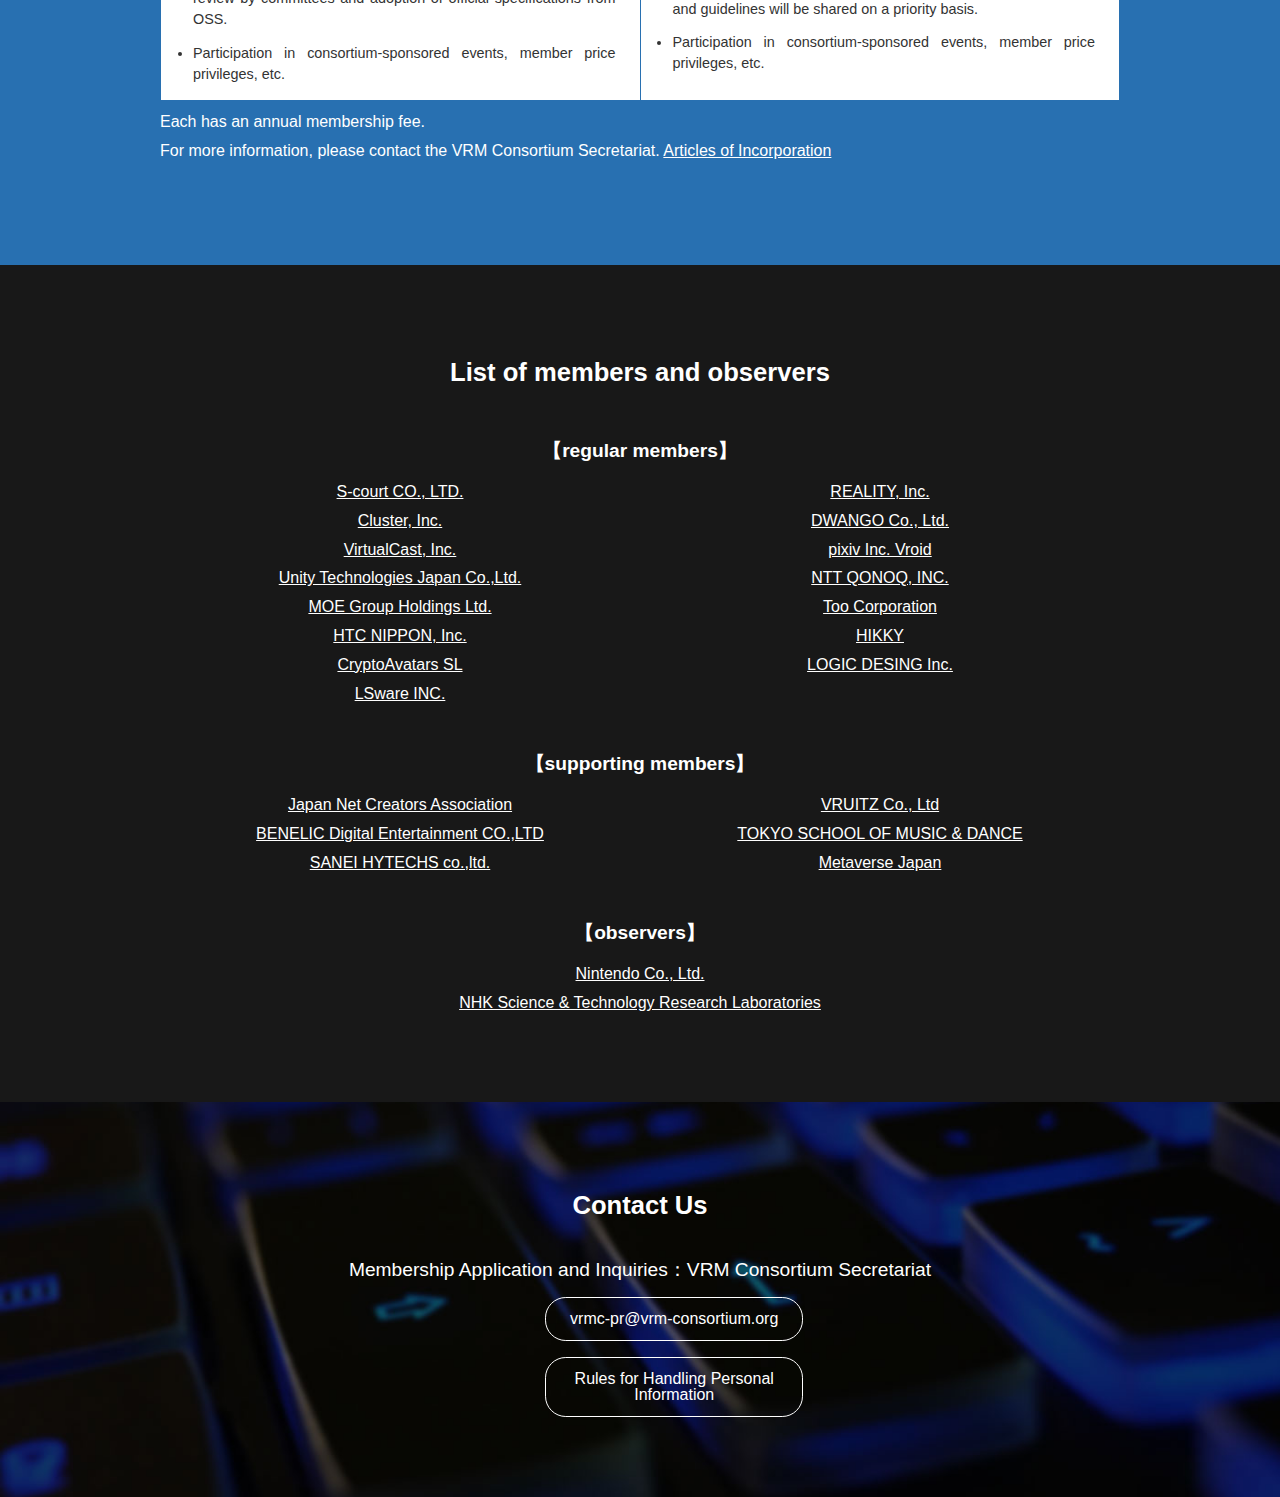
<file: en/index.html>
<!DOCTYPE html>
<html lang="ja">
<head>
<meta http-equiv="Content-Type" content="text/html; charset=UTF-8">

<title>VRM Consortium</title>

<meta name="keywords" content="VRM,3D,VTuber,3D avatar model,3D model,unified file format,VR,virtual reality">
<meta name="description" content="The VRM Consortium is an organization that aims to spread the platform-independent 3D avatar file format VRM and formulate a unified standard.">

<link rel="shortcut icon" type="image/x-icon" href="./favicon.ico">
<link rel="stylesheet" type="text/css" href="common/css/master.css">
<link rel="stylesheet" type="text/css" href="common/css/top.css">

<script type="text/javascript" src="./common/js/smoothScroll.js"></script>
<!--[if lt IE 9]><script type="text/javascript" src="./common/js/html5shiv-printshiv.js"></script><![endif]-->

</head>
<body id="skrollr-body">


<header id="pagetop">
	<div class="inner">
		<div>
				<p style="background: none;font-size:1.2em;font-weight:bold;">VRM Consortium, Inc.</p>
			<ul>
				<li><a href="#corporation">Corporate Information</a></li>
				<li><a href="#member">About Membership</a></li>
				<li><a href="#organizer">List of members and observers</a></li>
				<li><a href="#footer">Contact Us</a></li>
				<li><a href="https://vrm-consortium.org/">Japanese</a></li>
			</ul>
		</div>
		<h1><img src="common/img/vrm-consortium.png" alt="VRM Consortium" width="800"></h1>
		<nav>
			<ul>
				<li><a href="#about">About the VRM Consortium</a></li>
				<li><a href="#vrm">What is VRM?</a></li>
				<li><a href="#method">Technical Specifications</a></li>
				<li><a href="#future">The Future of VRM</a></li>
				<li><a href="#mission">The VRM Consortium's Mission</a></li>
			</ul>
		</nav>
	</div>
</header>


<div id="contents">

	<section id="mv">
		<div class="inner">
			<img src="common/imgtop/mv_ph.png" alt="VRM Consortium">
			<div>
				<p>
          VRM Consortium, <br>
          a general incorporated association <br>
          dedicated to developing <br>
          and disseminating the "VRM" file format for 3D avatars.<br>
					<br>
					Established April 24, 2019.<br>

				</p>
			</div>
		</div>
	</section>

<section id="news">
		<div class="inner">
			<h2>Notice</h2>
			<dl>
				<dd>2024.10.24:The Khronos Group and VRM Consortium Collaborate to Advance International Standardization of the VRM 3D Avatar File Format
				<li><a href="./common/pdf/VRMC Khronos Press Release 20241024.pdf"> Click here for the press release. </a></li>
				<dd>2022.09.22:Press release regarding the official release of "VRM" version 1.0 and the delivery of the VRM workshop on September 23 is now available.
				<li><a href="./common/pdf/ja_release_20220922.pdf">Version 1.0 of VRM, the Japanese file format for 3D avatars, is officially released! On September 23, a VRM workshop will be delivered.</a></li>
				<dd>2022.06.28:VRM Consortium's press release on joining MetaverseStandardsForum is now available.
				<li><a href="./common/pdf/ja_release_20220628.pdf">VRM Consortium Joins MetaverseStandardsForum</a></li>
				<dd>2021.12.22:The 2nd Avatar Awards Grand Prize and Excellence Award Press Release is now available
				<li><a href="./common/pdf/ja_release_20211222.pdf">The Grand Prize and Excellence Award for the 2nd Avatar Awards!</a></li>
				<dd>2021.11.19:Press release announcing the 2nd Avatar Awards judges is now available
				<li><a href="./common/pdf/ja_release5.pdf">2nd Annual Avatar Awards Jury Announced!</a></li>
				<dd>2021.11.1:The 2nd Avatar Awards will be held!
				<li><a href="https://vrm-consortium.org/avataraward/="_blank">Click here for the website </a></li>
				<dd>2021.08.05:VRM Specification 1.0 beta is now available
				<li><a href="https://vrm.dev/en/vrm1/">VRM specification 1.0 beta</a></li>
				<dd>2021.08.05:VRM Public License Document 1.0" has been defined and released as VRM's original license
				<li><a href="https://vrm.dev/en/licenses/1.0/">VRM Public License Document 1.0</a></li>
				<dd>2020.04.08:A "Super Hackathon" was held in collaboration with SPAJAM
				<li><a href="https://cho-hackathon.spajam.jp/" target="_blank">Click here for the website </a></li>
				2020.1.31：UniVRM 1.0 Draft implementation is now available!
				<li><a href="https://github.com/vrm-c/UniVRM_1_0" target="_blank">UniVRM 1.0 </a></li>
				<dd>2019.11.29：VRM 1.0 Draft is now available
				<li><a href="https://github.com/vrm-c/vrm-specification/tree/master/specification/VRMC_vrm-1.0_draft" target="_blank">English</a></li>
				<li><a href="https://github.com/vrm-c/vrm-specification/blob/master/specification/VRMC_vrm-1.0_draft/README.ja.md" target="_blank">Japanese</a></li>
			</dl>
		</div>
	</section>

	<section id="about">
		<div class="inner">
			<h2>About the VRM Consortium</h2>
			<p>
        Since the emergence of VTubers at the end of 2017, <br>
        the environment surrounding 3D avatar models has changed dramatically.<br>
        Demand for production and use of 3D avatar models is expected to increase not only in the realms of animation and gaming, <br>
        where 3D models have a long history of use, but also in the AR/VR/MR fields, where market growth is expected in the future.
			</p>
			<p>
				On the other hand, when using 3D avatar models in VR or on YouTube, <br>
        the specifications are different for each application, <br>
        the avatar's viewpoint and skeleton are not properly standardized in VR, <br>
        and creating quality avatars requires complicated work.
			</p>
			<p>
        There is also a need to protect new types of ownership, <br>
        such as intellectual property and copyrights for 3D models, and the personalities of VTubers themselves.
      </p>
			<p>
				So, to improve this situation<br>
				<span>
					<strong>For "humanoid" characters and 3D avatars,</strong><br>
					<strong>By absorbing and unifying minor differences in model data</strong><br>
					<strong>And improving ease of handling on the application side</strong><br>
				</span>
				The "VRM Consortium" was established to advocate for the platform-independent 3D avatar file format "VRM", <br>
        to disseminate VRM, and to establish unified standards.

				<p><a href="./common/pdf/ja_release.pdf">Press Release(Jp)</a></p>
				<p><a href="./common/pdf/en_release.pdf">Press Release(En)</a></p>



			</p>
		</div>
	</section>

	<section id="vrm">
		<div class="inner">
			<img src="common/imgtop/vrm_ph.jpg" alt="VRMとは" class="r">
			<h2>What is VRM?</h2>
      <p>VRM is a platform-independent file format designed for use with 3D characters and avatars in the modern VR landscape.</p>
      <p>In addition to conventional information such as textures and bones for 3D models, the file format can also handle information necessary for first-person avatars such as gaze settings, etc. By unifying the different scales and coordinate systems depending on the environment, we believe that 3D avatars will be more useable on all platforms, such as distribution and games.</p>
      <p>Taking into account the characteristics of avatars and how people use them to bring out their personalities, we believe it is possible to embed rights specific to avatars in the file, such as usage permissions for the avatar for violent content.</p>
      <p>In the future, we aim to combine the function of protecting the rights of 3D models with the creation of a new standard format for the distribution of 3D models, such as sales and modifications.</p>
		</div>
	</section>

	<section id="method">
		<div class="inner">
			<h2>VRM Technical Specifications<</h2>
			<p>
        VRM is a file format for handling human-like 3D avatar (3D model) data for VR applications.<br>
        VRM is based on glTF2.0 and can be freely used by anyone.<br>
        In addition, there is an open source standard implementation in C# (UniVRM) for reading and writing VRM files for Unity.<br>
				<a href="https://vrm.dev/" target="_blank"><strong>VRM Documentation</strong>https://vrm.dev/</a>
			</p>
			<h3>Main Features</h3>
      <dl>
        <dt>Platform-independent handling of humanoid character 3D model data</dt>
          <dd>
            <ul>
              <li>Based on the 3D standard format glTF2.0, with additional constraints and extensions for handling humanoid models which make it easy to implement.</li>
      				<li>All data, including textures and materials, can be handled in a single file.</li>
      				<li>There are standard configurations for elements such as scale (1.00 = 1m), coordinate system and orientation (Y-up, -Z), bone structure (Unity Humanoid compliant configuration, T-stance, no local rotation for each bone), etc., which are all unaffected by differences in modeling tools.</li>
      				<li>Various techniques for handling "character expressions" such as Blend Shape and material transparency are absorbed by the VRM side, and can be operated with a unified API.</li>
      				<li>Support for "information for reproducing the first-person perspective" for avatars in VR</li>
      				<li>A standard, customizable implementation for "shaking objects" independent of the physics engine, such as character hair.</li>
      				<li>Materials (shaders) available as standard implementations. In addition to the standard PBR, toon shading and Unlit rendering can also be configured.</li>
      				<li>Meta-information such as title and author name, as well as avatar-specific license information, can be included.</li>
      			</ul>
          </dd>
          <dt><em>Modification and redistribution rules (Creative Commons, etc.) can be set for the model data itself.</em></dt>
          <dt><em>Permission to use model data to "play a character" can be specified.</em></dt>
        </dl>
		</div>
	</section>

	<section id="future">
		<div class="inner">
			<h2>The Future of VRM</h2>
      <h3><span>Realizing a truly free virtual world with VRM</span></h3>
      <div class="message">
        <p>
          Your favorite 3D avatars will transcend the boundaries of platforms and services.<br>
          Complete freedom of movement between different virtual worlds.
        </p>
        <p>You can use your own 3D avatar right away in any location without any complicated settings.</p>
        <p>
          Visit the most beloved  anime and video game characters and worlds.<br>
          Interact with the "real thing" in virtual and augmented reality.
        </p>
        <p>
          There are infinite possibilities for XR technology<br>
          To make everyone happy<br>
          Let's start things off right with VRM.
        </p>
        <em>That's the future VRM is aiming for.</em>
      </div>
		</div>
	</section>

	<section id="mission">
		<div class="inner">
			<h2>The VRM Consortium's Mission</h2>
      <ol>
        <li>
          <h3>Examine unified standards and technical specifications<span>(Technical Committee)</span></h3>
          <ul>
            <li>Study technical specifications for standardization of 3D avatars and 3D models in the field of 3D/AR/VR/MR</li>
            <li>Study technical methods to achieve rights protection for 3D models using VRM.</li>
          </ul>
        </li>
        <li>
          <h3>Examine intellectual property rights and copyright, etc.<span>(IP/Copyright Committee)</span></h3>
          <ul>
            <li>Examine intellectual property rights and copyright management of works and IP in 3D models</li>
            <li>Examine the definition and legal basis for new rights that need to be protected, such as personality in avatars.</li>
          </ul>
        </li>
        <li>
          <h3>Promote standardization domestically and internationally<span>(VRM Standardization Promotion Committee)</span></h3>
          <ul>
            <li>Document the technical specifications and the results of discussions by each committee, and disseminate the information widely on the website and at conferences.</li>
            <li>Strengthen connections with OS providers, related technologies, and various industry groups to create a new market environment using VRM.</li>
            <li>As a Japan-based international standard, establish connections with major overseas players and promote VRM support on major overseas services.</li>
          </ul>
        </li>
      </ol>
		</div>
	</section>

	<section id="corporation" style="background:#000; color:#fff" >
			<div class="inner">
				<h2>Corporate Information</h2>
        <ul style="margin: 0 auto; width: 550px;">
          <li>Name：VRM Consortium, Inc.</li>
          <li>Established: April 24, 2019</li>
          <li>Location: 4-12-15 Ginza, Chuo-ku, Tokyo</li>
          <li>Subject matter：
            <ul>
              <li> ⑴ Formulation of VRM, a unified standard for 3D avatar models</li>
              <li> ⑵Collection and provision of information related to VRM</li>
              <li> ⑶Promotion and advertising of VRM</li>
              <li> ⑷Proposal and development of legal protection for 3D models created by VRM</li>
              <li> ⑸Exchange and cooperation with domestic and foreign related organizations regarding VRM</li>
              <li> ⑹Activities necessary to achieve the objectives of the corporation in addition to those listed in the preceding items.</li>
            </ul>
          </li>
          <li>Board of Directors：
            <ul>
              <li>Representative Director　　Yohei Ishii （Virtual Cast Inc.）</li>
              <li>director　　　　Shinnosuke Iwaki （Virtual Cast Inc.）</li>
              <li>director　　　　Hiroki Omae  （Unity Technologies Japan Inc.）</li>
              <li>director　　　　Norio Shimizu （pixiv Inc.）</li>
              <li>director　　　　Shun Kubota  （Mogura Inc.）</li>
              <li>director　　　　Yoshitaka Soejima （NTT QONOQ, INC.）</li>
              <li>director　　　　Naomasa Nakagawa  （Lawyer　 HIBIYA PARK LAW OFFICES）</li>
              <li>director　　　　Yukihiro Matsumoto （MOE Group Holdings Ltd.）</li>
              <li>supervisor　　　Hajime Kurimoto  （Administrative scrivener, Certified Public Tax Accountant）</li>
              <li>supervisor　　　Yutaka Sato  （Yamagata University, Intellectual property right）</li>
            </ul>
          </li>
        </ul>
			</div>
		</section>

	<section id="member">
		<div class="inner">
			<h2>About Membership</h2>
			<div>
				<p>We are currently looking for members who can support this project.</p>
			</div>
			<h3>Membership Application and Inquiries</h3>
			<dl>
        <dt>VRM Consortium Secretariat</dt>
        <dd><a href="mailto:vrmc-pr@vrm-consortium.org">vrmc-pr@vrm-consortium.org</a></dd>
			</dl>
			<h4>membership system</h4>
      <table>
        <tr>
          <th>regular member</th>
          <th>supporting member</th>
        </tr>
        <tr>
          <td>
            <ul>
              <li>Voting rights. Can participate in VRM policy making, including review by committees and adoption of official specifications from OSS.</li>
              <li>Participation in consortium-sponsored events, member price privileges, etc.</li>
            </ul>
          </td>
          <td>
            <ul>
              <li>No voting rights. Information on the development of specifications and guidelines will be shared on a priority basis.</li>
              <li>Participation in consortium-sponsored events, member price privileges, etc.</li>
            </ul>
          </td>
        </tr>
      </table>
      <p>
        Each has an annual membership fee.<br>
        For more information, please contact the VRM Consortium Secretariat.
        <a href="./common/pdf/teikan.pdf">Articles of Incorporation</a>
      </p>
		</div>
	</section>

	<section id="organizer">
		<div class="inner">
			<h2>List of members and observers</h2>
			<h3>【regular members】</h3>
			<ul class="flex">
				<li><a href="https://s-court.me/" target="_blank">S-court CO., LTD.</a></li>
				<li><a href="https://reality.inc/" target="_blank">REALITY, Inc.</a></li>
				<li><a href="https://corp.cluster.mu/" target="_blank">Cluster, Inc.</a></li>
				<li><a href="https://dwango.co.jp/" target="_blank">DWANGO Co., Ltd.</a></li>
				<li><a href="https://virtualcast.jp/" target="_blank">VirtualCast, Inc.</a></li>
				<li><a href="https://vroid.com/en" target="_blank">pixiv Inc. Vroid</a></li>
				<li><a href="https://unity.com/ja" target="_blank">Unity Technologies Japan Co.,Ltd.</a></li>
				<li><a href="https://www.nttqonoq.com/en/" target="_blank">NTT QONOQ, INC.</a></li>
				<li><a href="https://moehd.jp/" target="_blank">MOE Group Holdings Ltd.</li>
				<li><a href="https://www.too.com/" target="_blank">Too Corporation</a></li>
				<li><a href="https://www.htc.com/jp/" target="_blank">HTC NIPPON, Inc.</a></li>
				<li><a href="https://www.hikky.co.jp/en" target="_blank">HIKKY</a></li>
				<li><a href="https://cryptoavatars.io/" target="_blank">CryptoAvatars SL</a></li>
				<li><a href="https://www.logic-design.jp/#portfolio" target="_blank">LOGIC DESING Inc.</a></li>
				<li><a href="http://www.lsware.com/eng/index.html" target="_blank">LSware INC.</a></li>
			</ul>
			<h3>【supporting members】</h3>
			<ul class="flex">
				<li><a href="http://www.jnca.or.jp/index_pc.html" target="_blank">Japan Net Creators Association</a></li>
				<li><a href="https://vruitz.co.jp/" target="_blank">VRUITZ Co., Ltd</a></li>
				<li><a href="https://benelic-de.com/" target="_blank">BENELIC Digital Entertainment CO.,LTD</a></li>
				<li><a href="https://www.tsm-koutoukatei.jp/" target="_blank">TOKYO SCHOOL OF MUSIC & DANCE</a></li>
				<li><a href="https://www.sanei-hy.co.jp/en/" target="_blank">SANEI HYTECHS co.,ltd.</a></li>
				<li><a href="https://metaverse-japan.org/" target="_blank">Metaverse Japan</a></li>
			</ul>
			<h3>【observers】</h3>
			<ul>
        <li><a href="https://www.nintendo.co.jp/" target="_blank">Nintendo Co., Ltd.</a></li>
        <li><a href="https://www.nhk.or.jp/strl/" target="_blank">NHK Science & Technology Research Laboratories</a></li>
			</ul>
		</div>
	</section>

</div><!--container-->


<footer id="footer">
	<h2>Contact Us</h2>
	<p>Membership Application and Inquiries：VRM Consortium Secretariat</p>
　　　 　<a href="mailto:vrmc-pr@vrm-consortium.org">vrmc-pr@vrm-consortium.org</a><br><br>
　　　 　<a href="./common/pdf/ja_RulesforHandlingPersonalInformation(190531)_revision(220718).pdf">Rules for Handling Personal Information</a>
</footer>

</body>
</html>
</file>
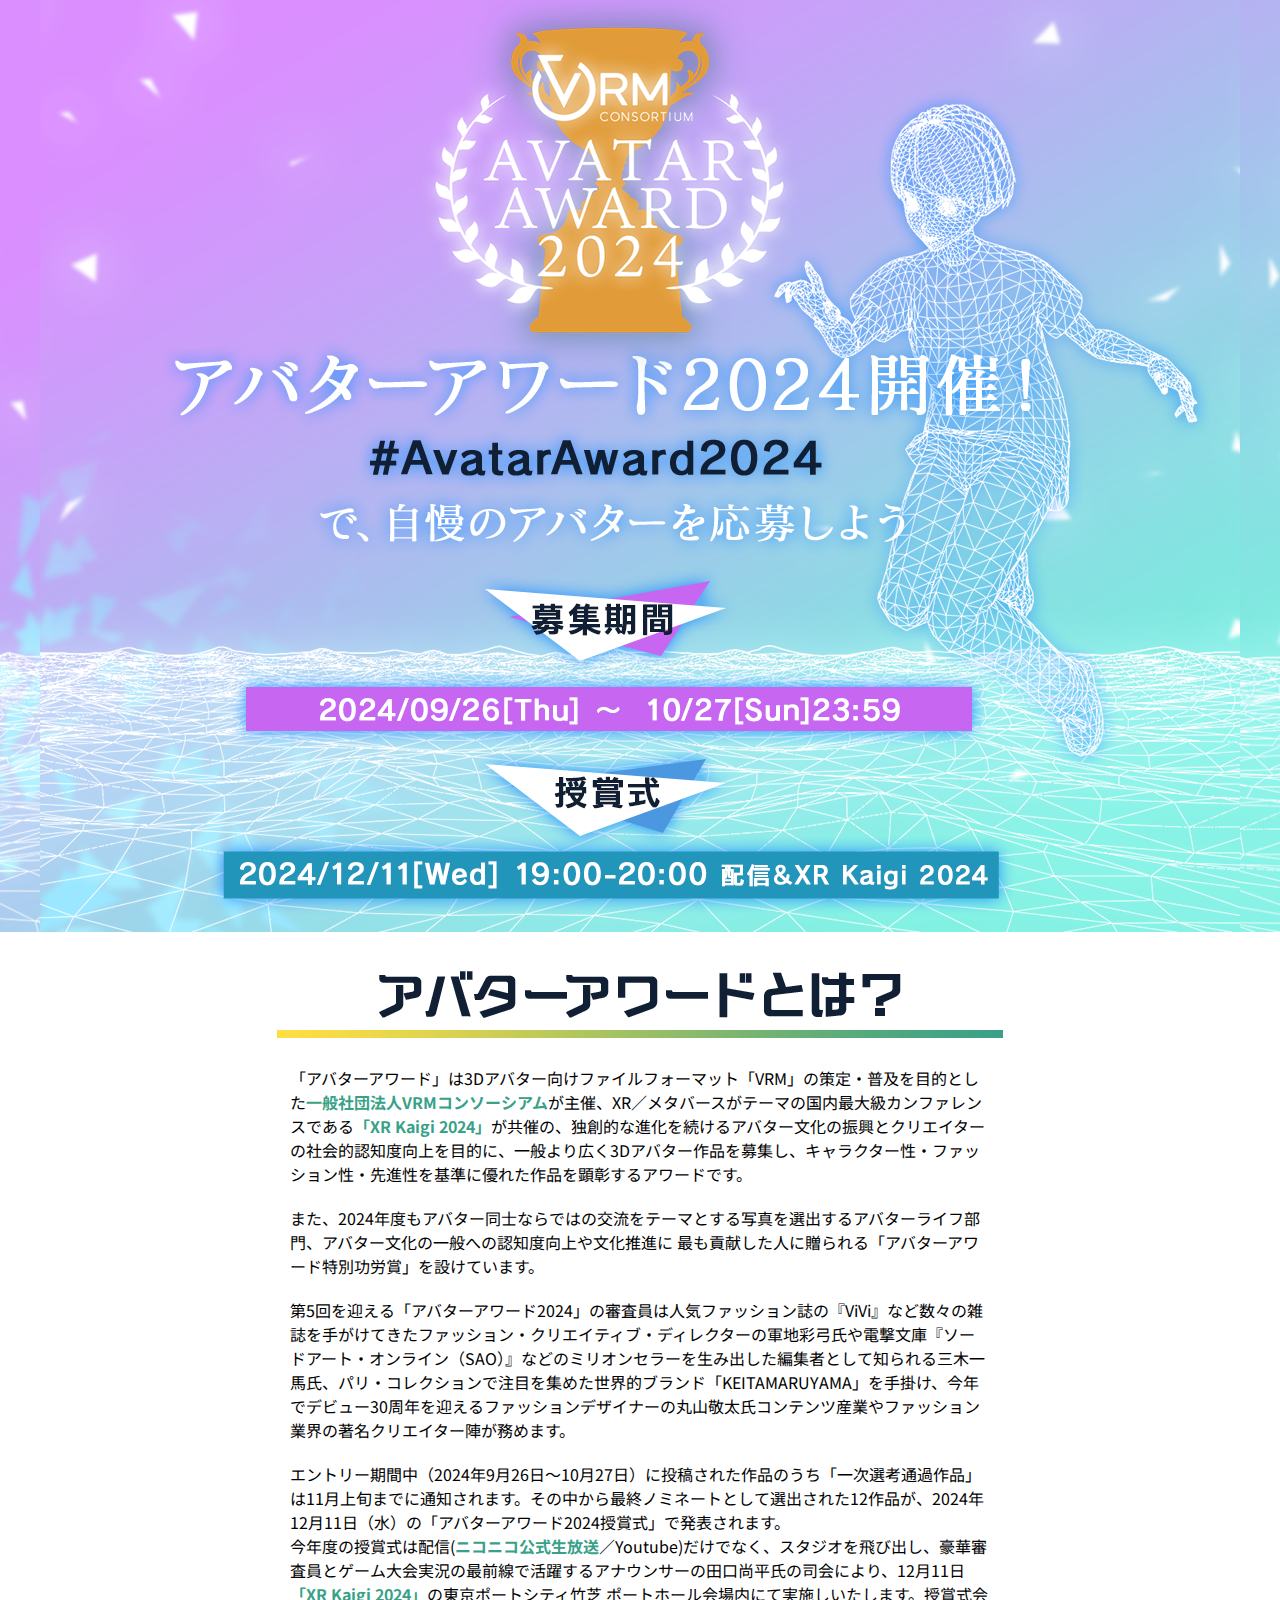
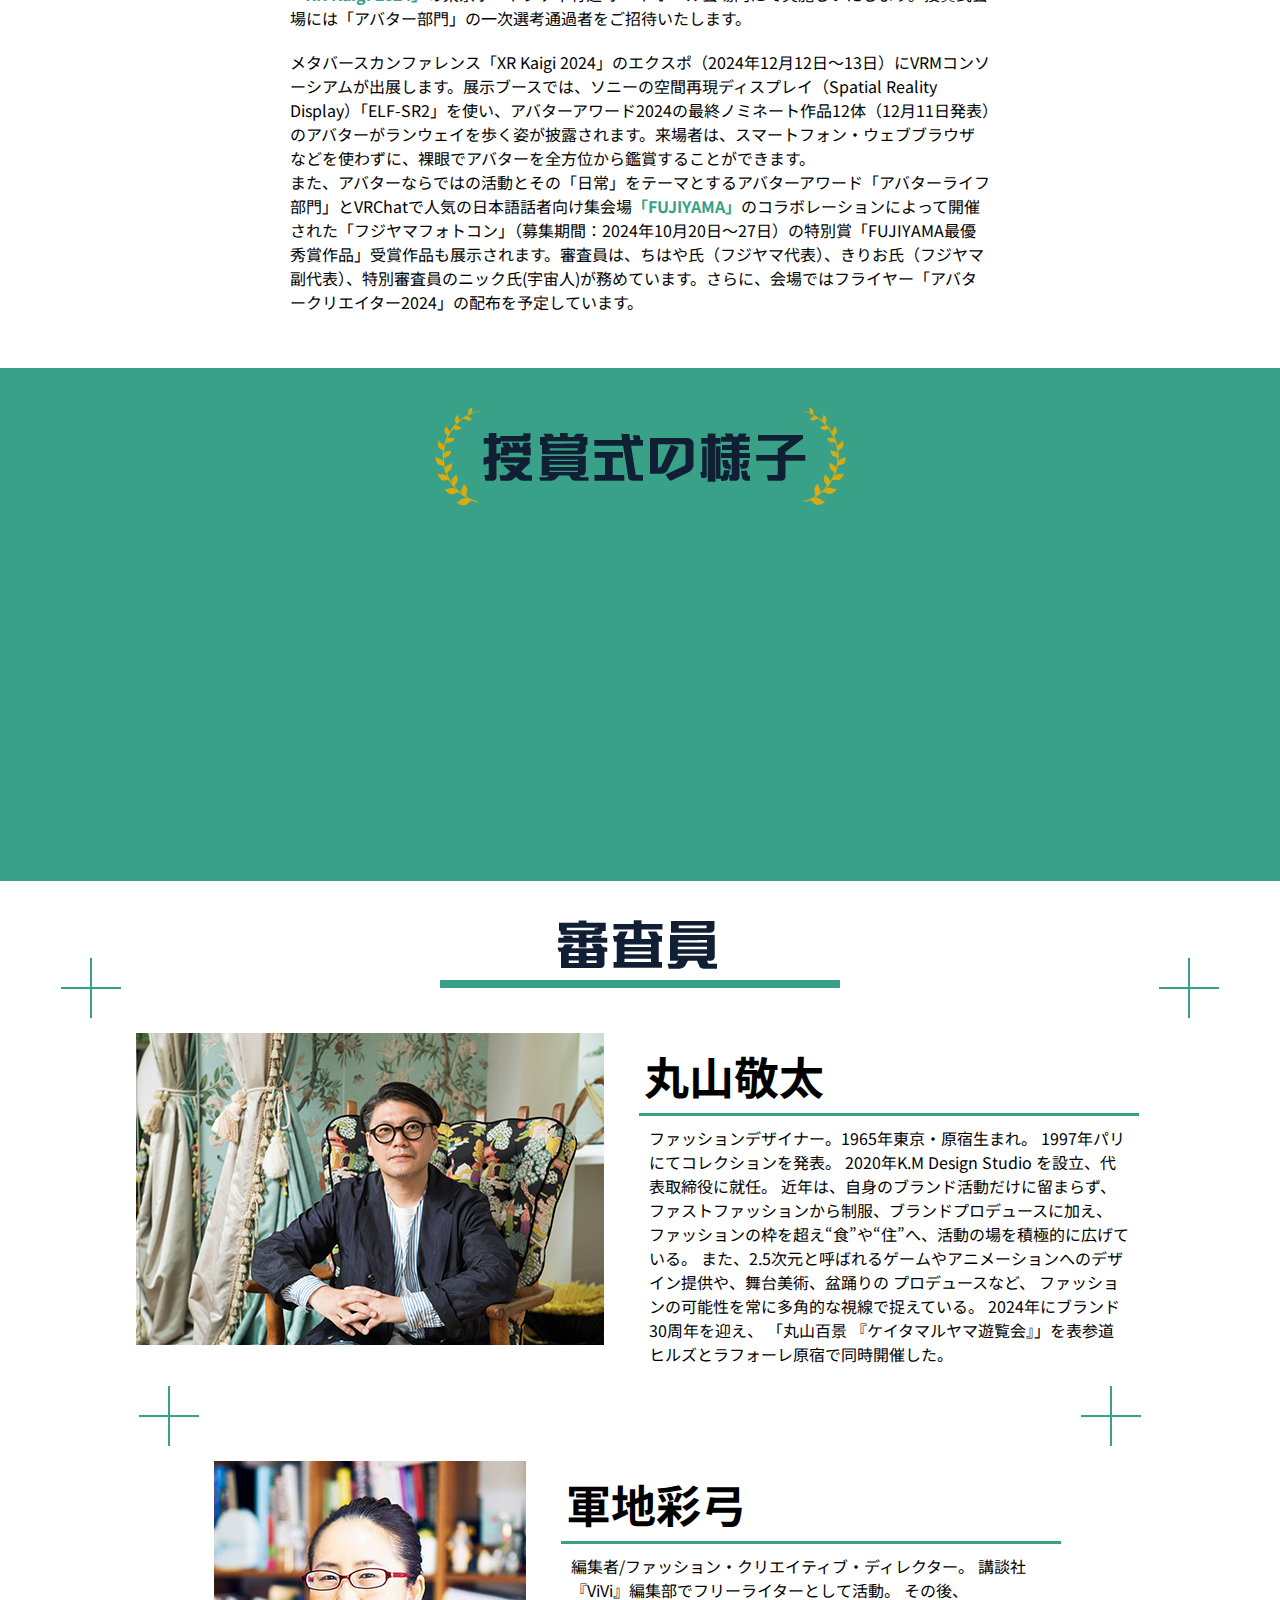
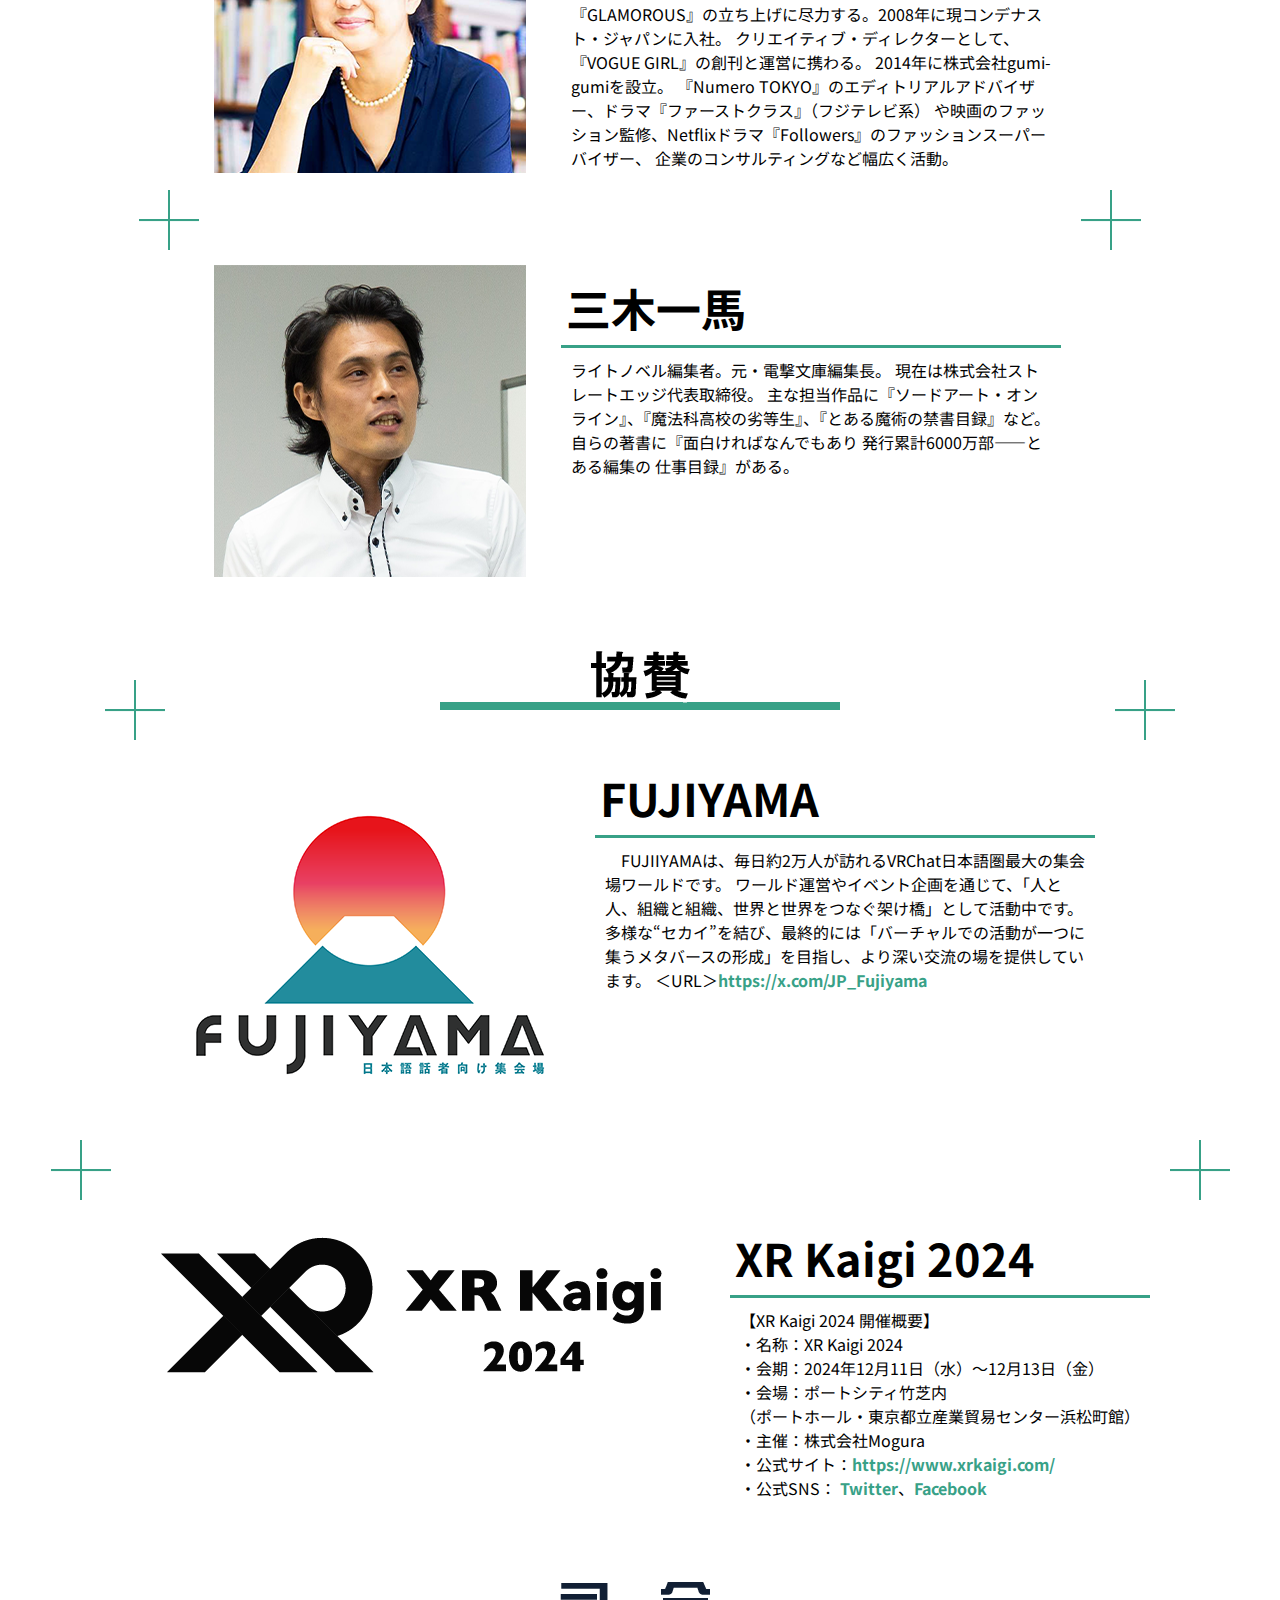
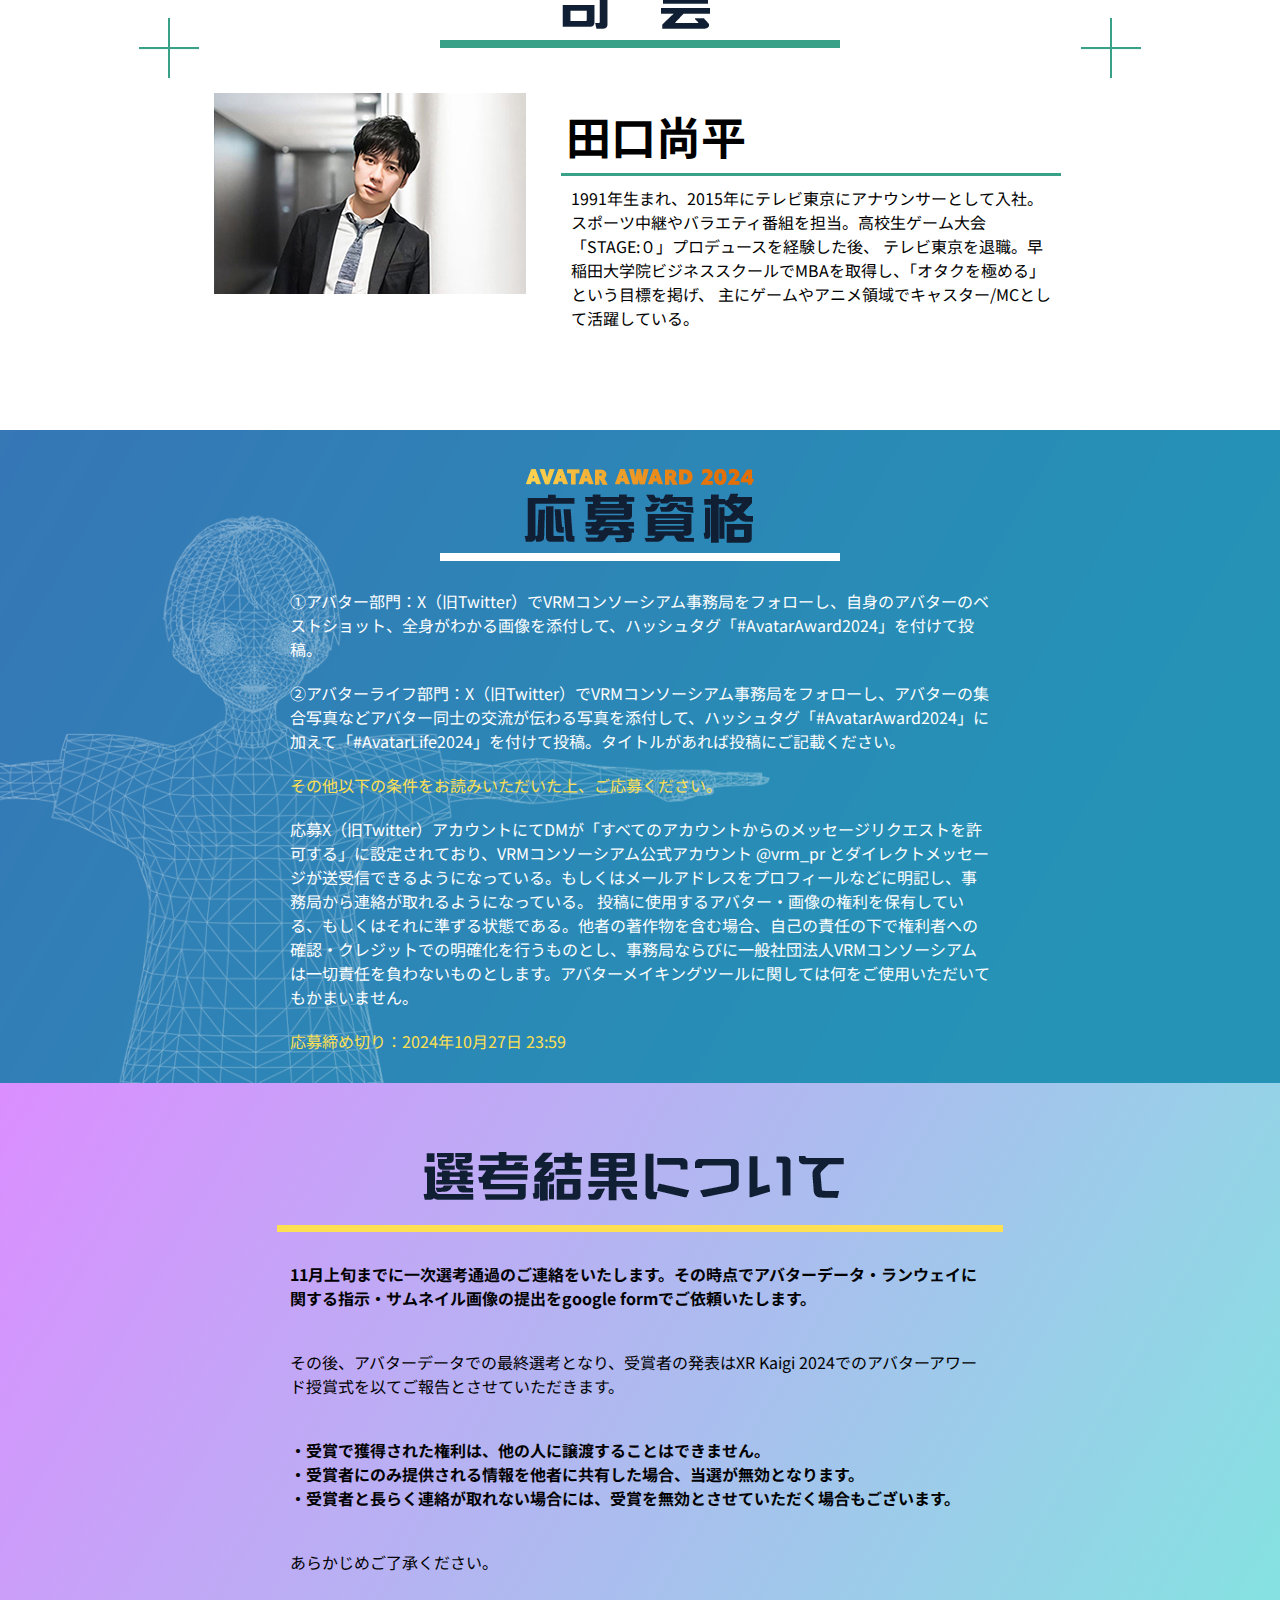
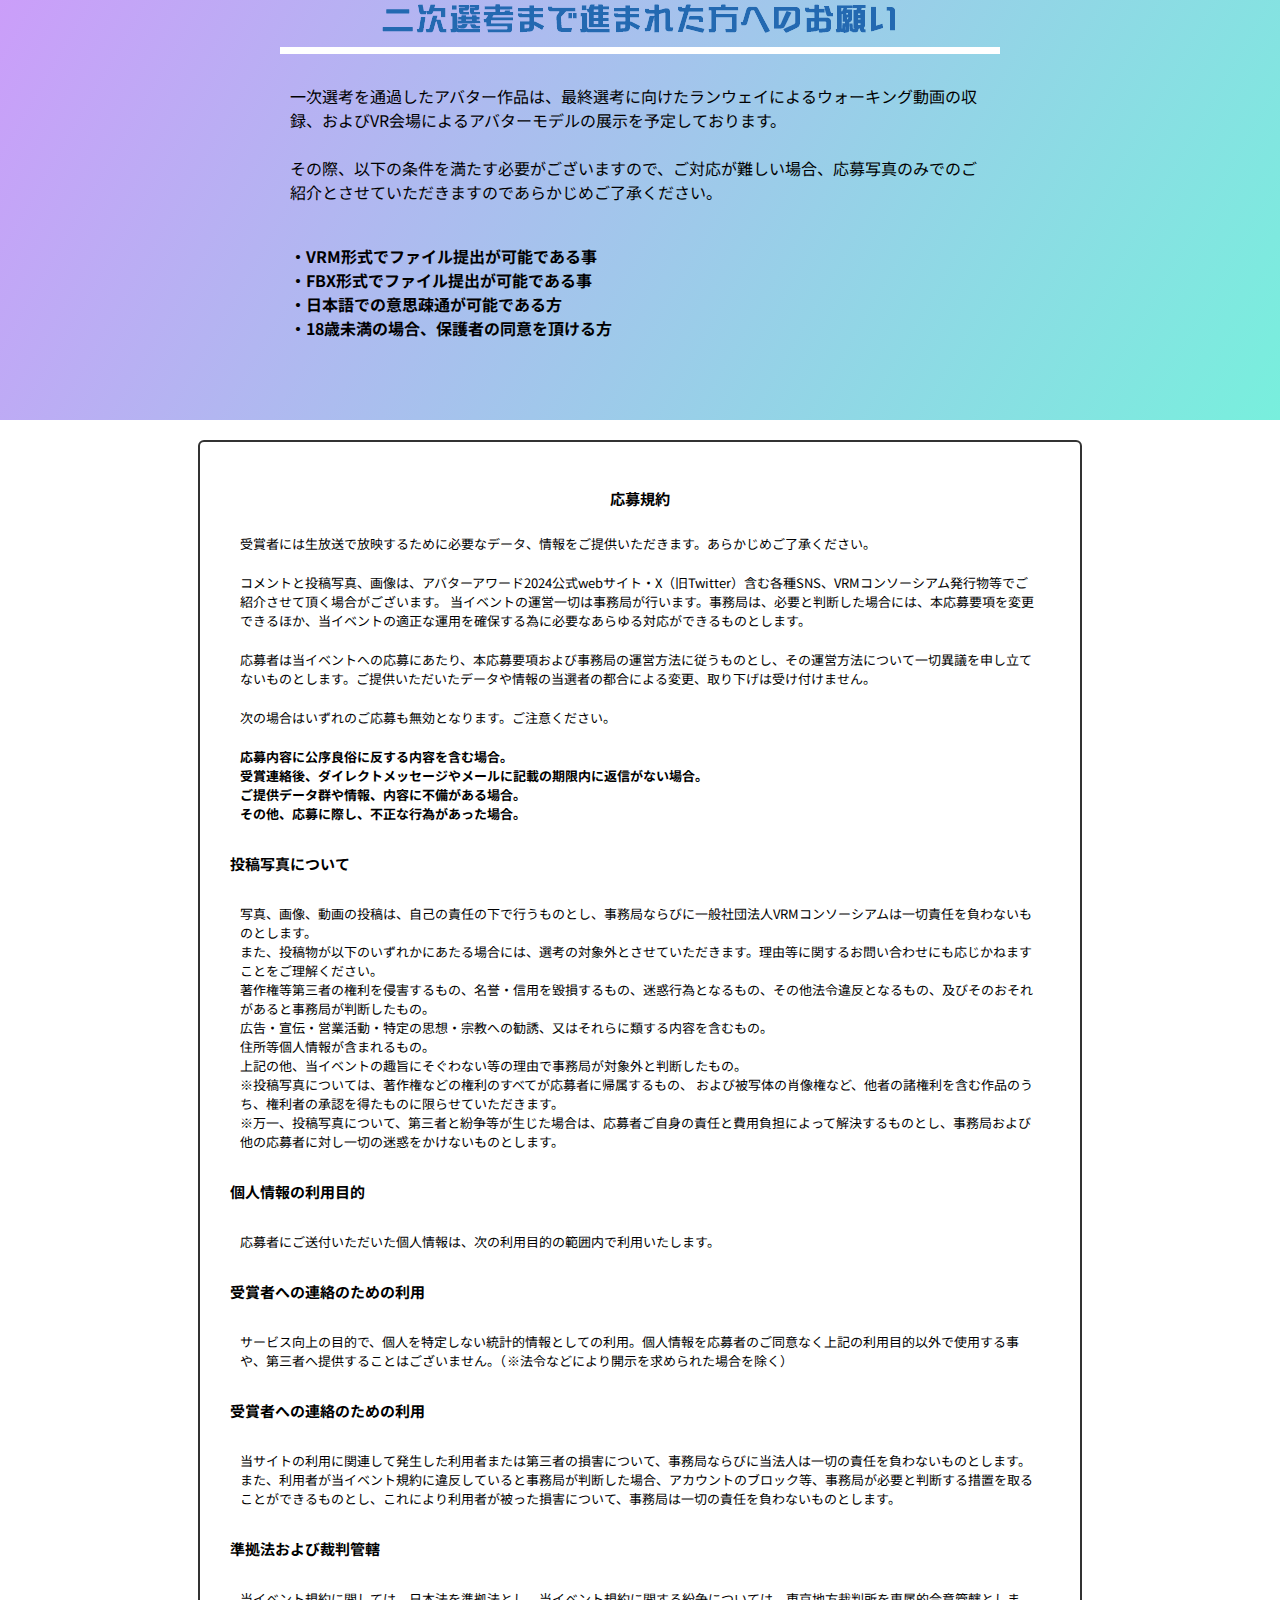
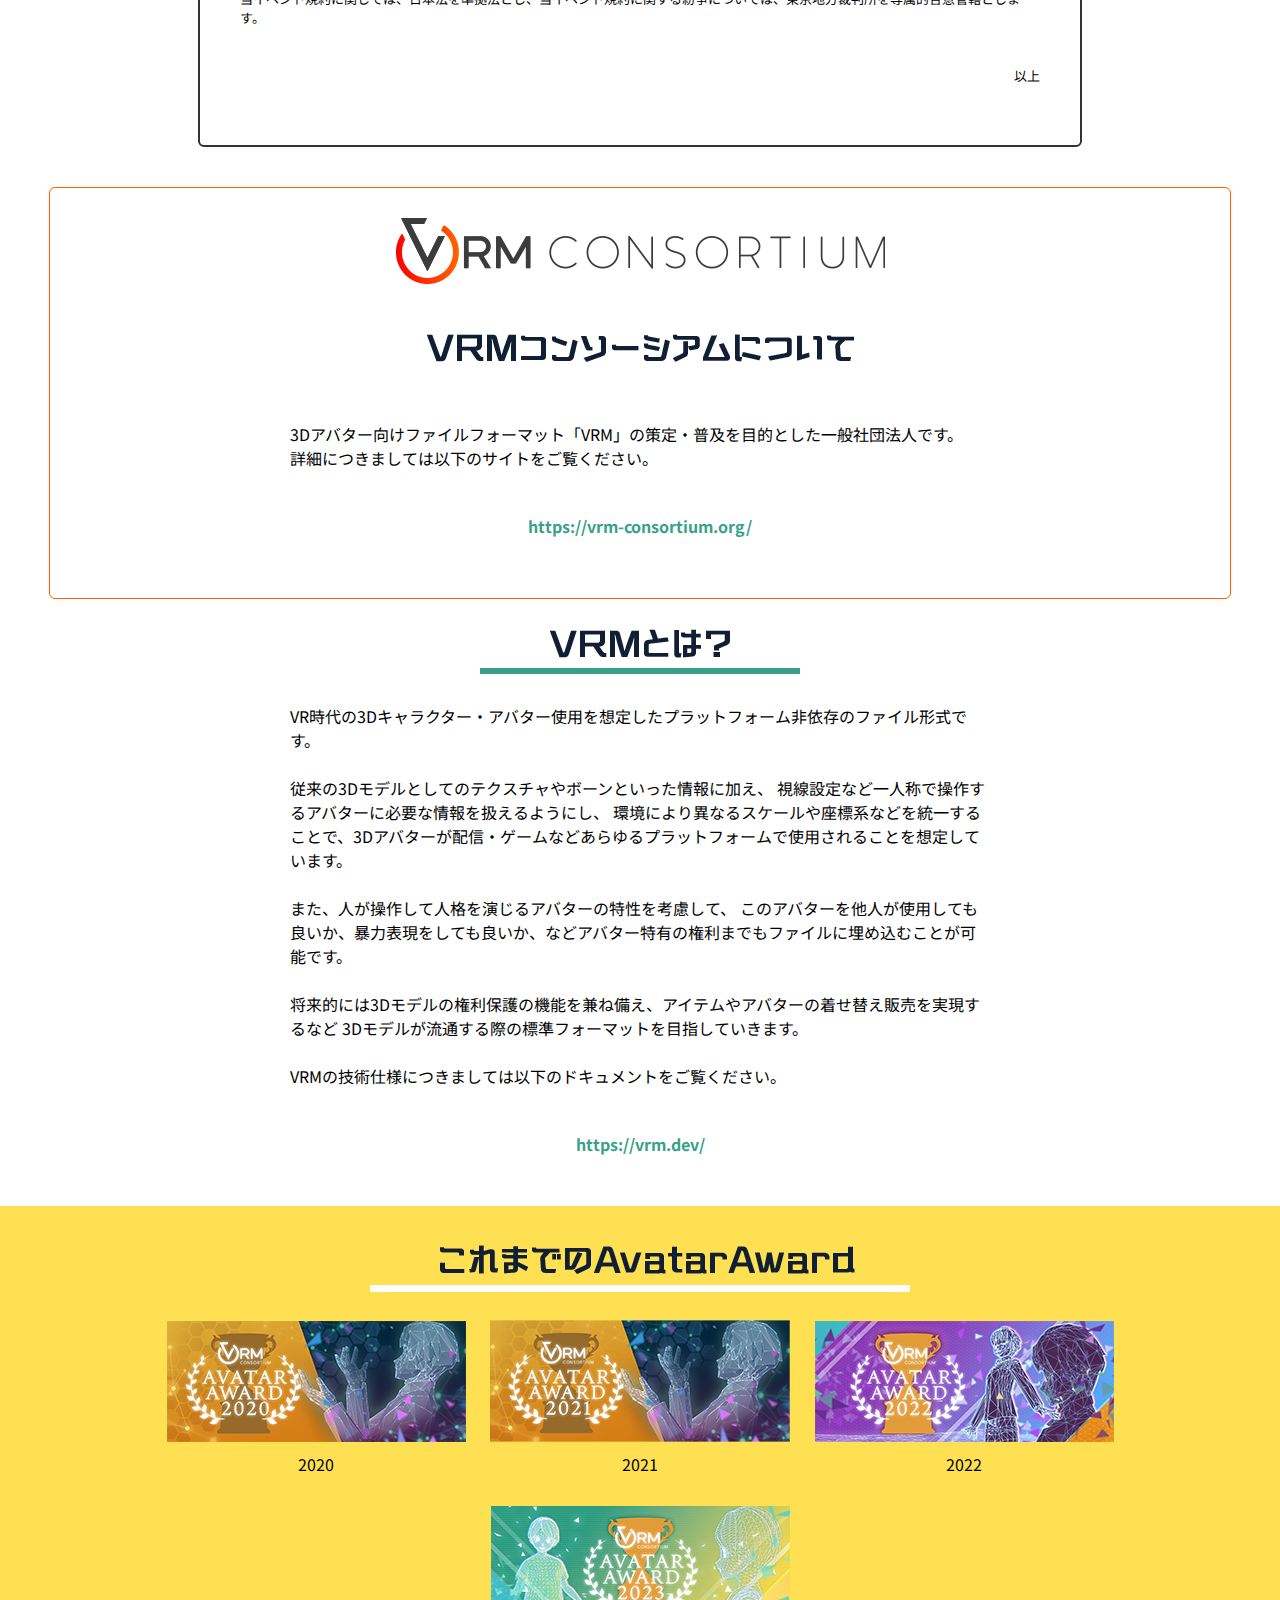
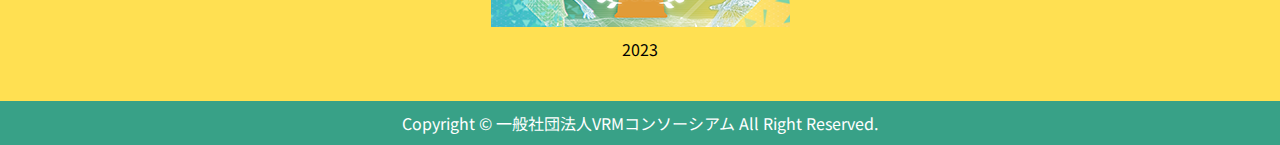
<file: avataraward/2024/index.html>
<html lang="ja"> 
<head>
    <meta charset="utf-8">
    <meta http-equiv="X-UA-Compatible" content="IE=edge">
    <title>アバターアワード2024 presented by VRM Consortium</title>
    <meta name="viewport" content="width=device-width">
    <meta name="keywords" content="VRM,アバター,VR,キャラクター,アバターコンテスト,アバターアワード,FBX,バーチャルYouTuber,VTuber">
    <meta name="description" content="VRMコンソーシアム主催、バーチャルYouTuberをはじめVR時代の「もう一人の自分」のファッション・デザイン・ライフスタイルを表彰する「アバターアワード2024」公式サイト">
    <meta property="og:url" content="http://vrm-consortium.org/avataraward/">
    <meta property="og:type" content="website">
    <meta property="og:title" content="アバターアワード2024 presented by VRM Consortium">
    <meta property="og:site_name" content="アバターアワード2024">
    <meta property="og:image" content="http://vrm-consortium.org/avataraward/img/Award2024.png">

    <link rel="icon" href="favicon.ico">
    <link rel="stylesheet" href="AA2024_web_main.css">
    <link rel="preconnect" href="https://fonts.googleapis.com">
    <link rel="preconnect" href="https://fonts.gstatic.com" crossorigin>
    <link href="https://fonts.googleapis.com/css2?family=Noto+Sans+JP:wght@500&display=swap" rel="stylesheet">

<!--[if lt IE 9]>
<script src="js/html5.js"></script>
<script src="js/css3-mediaqueries.js"></script>
<![endif]-->
</head>
<body>
    <div id="main">
        <div id="container">

<!-- ヘッダー -->
        <section>
            <div id="header">
                <img src="./header.png" class="header_image">
            </div>
        </section>

<!-- アバターアワードとは -->
        <section>
            <div id="what_AA">
                <h3><img src="Title_whats_AA.png"></h3>
                <p>
                    「アバターアワード」は3Dアバター向けファイルフォーマット「VRM」の策定・普及を目的とした<a href="#vrmconso">一般社団法人VRMコンソーシアム</a>が主催、XR／メタバースがテーマの国内最大級カンファレンスである<a class="center" href="https://www.xrkaigi.com/event/9316">「XR Kaigi 2024」</a>が共催の、独創的な進化を続けるアバター文化の振興とクリエイターの社会的認知度向上を目的に、一般より広く3Dアバター作品を募集し、キャラクター性・ファッション性・先進性を基準に優れた作品を顕彰するアワードです。<br>
                </p>
                <p>
                    また、2024年度もアバター同士ならではの交流をテーマとする写真を選出するアバターライフ部門、アバター文化の一般への認知度向上や文化推進に
                    最も貢献した人に贈られる「アバターアワード特別功労賞」を設けています。
                </p>
                <p>
                    第5回を迎える「アバターアワード2024」の審査員は人気ファッション誌の『ViVi』など数々の雑誌を手がけてきたファッション・クリエイティブ・ディレクターの軍地彩弓氏や電撃文庫『ソードアート・オンライン（SAO）』などのミリオンセラーを生み出した編集者として知られる三木一馬氏、パリ・コレクションで注目を集めた世界的ブランド「KEITAMARUYAMA」を手掛け、今年でデビュー30周年を迎えるファッションデザイナーの丸山敬太氏コンテンツ産業やファッション業界の著名クリエイター陣が務めます。<br>
                </p>
                <p>
                    エントリー期間中（2024年9月26日～10月27日）に投稿された作品のうち「一次選考通過作品」は11月上旬までに通知されます。その中から最終ノミネートとして選出された12作品が、2024年12月11日（水）の「アバターアワード2024授賞式」で発表されます。<br>
                    今年度の授賞式は配信(<a class="center" href="https://live.nicovideo.jp/watch/lv346230111">ニコニコ公式生放送</a>／Youtube)だけでなく、スタジオを飛び出し、豪華審査員とゲーム大会実況の最前線で活躍するアナウンサーの田口尚平氏の司会により、12月11日<a class="center" href="https://www.xrkaigi.com/event/9316">「XR Kaigi 2024」</a>の東京ポートシティ竹芝 ポートホール会場内にて実施しいたします。授賞式会場には「アバター部門」の一次選考通過者をご招待いたします。<br>
                </p>
                <p>
                    メタバースカンファレンス「XR Kaigi 2024」のエクスポ（2024年12月12日～13日）にVRMコンソーシアムが出展します。展示ブースでは、ソニーの空間再現ディスプレイ（Spatial Reality Display）「ELF-SR2」を使い、アバターアワード2024の最終ノミネート作品12体（12月11日発表）のアバターがランウェイを歩く姿が披露されます。来場者は、スマートフォン・ウェブブラウザなどを使わずに、裸眼でアバターを全方位から鑑賞することができます。<br>
                    また、アバターならではの活動とその「日常」をテーマとするアバターアワード「アバターライフ部門」とVRChatで人気の日本語話者向け集会場<a href="https://x.com/JP_Fujiyama">「FUJIYAMA」</a>のコラボレーションによって開催された「フジヤマフォトコン」（募集期間：2024年10月20日～27日）の特別賞「FUJIYAMA最優秀賞作品」受賞作品も展示されます。審査員は、ちはや氏（フジヤマ代表）、きりお氏（フジヤマ副代表）、特別審査員のニック氏(宇宙人)が務めています。さらに、会場ではフライヤー「アバタークリエイター2024」の配布を予定しています。<br>

                    <br>
                </p>
            </div>
        </section>
<!-- 過去の授賞式 -->
        <section>
            <div id="jushoushiki_movie">
                <h3><img src="Title_Jushoushiki_konkai.png"></h3>
                <div class="Movie">
                    <iframe width="560" height="315" src="https://www.youtube.com/embed/nXlRVuwOTfU?si=5wJzHWZEqdxPKJz3" title="YouTube video player" frameborder="0" allow="accelerometer; autoplay; clipboard-write; encrypted-media; gyroscope; picture-in-picture" allowfullscreen=""></iframe>
                </div>
            </div>
        </section>
<!-- 審査員 -->
        <section>
            <div id="shinsain">
                <h3><img src="Title_Shinsain.png"></h3>
                <div class="shinsains">
                    <p class="picture">
                        <img src="Shinsain_maruyama.jpg">
                    </p>
                    <div class="shinsains_disc">
                        <p class="name">丸山敬太</p>
                        <p class="discription">
                            ファッションデザイナー。1965年東京・原宿生まれ。
                            1997年パリにてコレクションを発表。 2020年K.M Design Studio を設立、代表取締役に就任。
                            近年は、自身のブランド活動だけに留まらず、 ファストファッションから制服、ブランドプロデュースに加え、 
                            ファッションの枠を超え“食”や“住”へ、活動の場を積極的に広げている。
                            また、2.5次元と呼ばれるゲームやアニメーションへのデザイン提供や、舞台美術、盆踊りの プロデュースなど、
                            ファッションの可能性を常に多角的な視線で捉えている。
                            2024年にブランド30周年を迎え、
                            「丸山百景 『ケイタマルヤマ遊覧会』」を表参道ヒルズとラフォーレ原宿で同時開催した。
                        </p>
                    </div>
                </div>
                <div class="shinsains">
                    <p class="picture">
                        <img src="Shinsain_gunchi.png">
                    </p>
                    <div class="shinsains_disc">
                        <p class="name">軍地彩弓</p>
                        <p class="discription">
                            編集者/ファッション・クリエイティブ・ディレクター。
                            講談社『ViVi』編集部でフリーライターとして活動。
                            その後、『GLAMOROUS』の立ち上げに尽力する。2008年に現コンデナスト・ジャパンに入社。
                            クリエイティブ・ディレクターとして、『VOGUE GIRL』の創刊と運営に携わる。
                            2014年に株式会社gumi-gumiを設立。
                            『Numero TOKYO』のエディトリアルアドバイザー、ドラマ『ファーストクラス』（フジテレビ系）
                            や映画のファッション監修、Netflixドラマ『Followers』のファッションスーパーバイザー、
                            企業のコンサルティングなど幅広く活動。
                        </p>
                    </div>
                </div>

                <div class="shinsains">
                    <p class="picture">
                        <img src="Shinsain_miki.png">
                    </p>
                    <div class="shinsains_disc">
                        <p class="name">三木一馬</p>
                        <p class="discription">
                            ライトノベル編集者。元・電撃文庫編集長。
                            現在は株式会社ストレートエッジ代表取締役。
                            主な担当作品に『ソードアート・オンライン』、『魔法科高校の劣等生』、『とある魔術の禁書目録』など。

                            自らの著書に『面白ければなんでもあり 発行累計6000万部――とある編集の
                            仕事目録』がある。
                        </p>
                    </div>
                </div>
                        <h3><img src="Title_Guest.png"></h3>
                <div class="shinsains">
                    <p class="picture">
                        <img src="fujiyama.png">
                    </p>
                    <div class="shinsains_disc">
                        <p class="name">FUJIYAMA</p>
                        <p class="discription">
                            　FUJIIYAMAは、毎日約2万人が訪れるVRChat日本語圏最大の集会場ワールドです。
                            ワールド運営やイベント企画を通じて、「人と人、組織と組織、世界と世界をつなぐ架け橋」として活動中です。
                            多様な“セカイ”を結び、最終的には「バーチャルでの活動が一つに集うメタバースの形成」を目指し、より深い交流の場を提供しています。
                            ＜URL＞<a href="https://x.com/JP_Fujiyama">https://x.com/JP_Fujiyama</a><br>
                            
                        </p>
                    </div>
                 </div>
                <div class="shinsains">
                    <p class="picture">
                        <img src="XRkaigi2024.png">
                    </p>
                    <div class="shinsains_disc">
                        <p class="name">XR Kaigi 2024</p>
                        <p class="discription">
                            【XR Kaigi 2024 開催概要】<br>
                       ・名称：XR Kaigi 2024<br>
                       ・会期：2024年12月11日（水）〜12月13日（金）<br>
                       ・会場：ポートシティ竹芝内<br>
                            （ポートホール・東京都立産業貿易センター浜松町館）<br>
                       ・主催：株式会社Mogura<br>
                       ・公式サイト：<a href="https://www.xrkaigi.com/">https://www.xrkaigi.com/</a><br>
                       ・公式SNS： <a href="https://twitter.com/xrkaigi">Twitter</a>、<a href="https://www.facebook.com/XRKaigi/">Facebook</a><br>
                            
                        </p>
                    </div>
                 </div>

               <h3><img src="Title_Shikai.png"></h3>
                <div class="shinsains">
                    <p class="picture">
                        <img src="Shikai_Taguchi.jpg">
                    </p>
                    <div class="shinsains_disc">
                        <p class="name">田口尚平</p>
                        <p class="discription">
                            1991年生まれ、2015年にテレビ東京にアナウンサーとして入社。<br>
                            スポーツ中継やバラエティ番組を担当。高校生ゲーム大会「STAGE:０」プロデュースを経験した後、
                            テレビ東京を退職。早稲田大学院ビジネススクールでMBAを取得し、「オタクを極める」という目標を掲げ、
                            主にゲームやアニメ領域でキャスター/MCとして活躍している。
                        </p>
                    </div>
                </div>
            </div>
        </section>
<!-- 応募資格 -->
        <section>
            <div id="oubo">
                <h3><img src="Title_Oubohouhou.png"></h3>
                <P>
                    ①アバター部門：X（旧Twitter）でVRMコンソーシアム事務局をフォローし、自身のアバターのベストショット、全身がわかる画像を添付して、ハッシュタグ「#AvatarAward2024」を付けて投稿。
                </P>
                <P>
                    ②アバターライフ部門：X（旧Twitter）でVRMコンソーシアム事務局をフォローし、アバターの集合写真などアバター同士の交流が伝わる写真を添付して、ハッシュタグ「#AvatarAward2024」に加えて「#AvatarLife2024」を付けて投稿。タイトルがあれば投稿にご記載ください。
                </P>    

                <p class="yellow">
                    その他以下の条件をお読みいただいた上、ご応募ください。
                </p>
                <p>
                    応募X（旧Twitter）アカウントにてDMが「すべてのアカウントからのメッセージリクエストを許可する」に設定されており、VRMコンソーシアム公式アカウント @vrm_pr とダイレクトメッセージが送受信できるようになっている。もしくはメールアドレスをプロフィールなどに明記し、事務局から連絡が取れるようになっている。
                    投稿に使用するアバター・画像の権利を保有している、もしくはそれに準ずる状態である。他者の著作物を含む場合、自己の責任の下で権利者への確認・クレジットでの明確化を行うものとし、事務局ならびに一般社団法人VRMコンソーシアムは一切責任を負わないものとします。アバターメイキングツールに関しては何をご使用いただいてもかまいません。          
                </p>
                <p class="yellow">応募締め切り：2024年10月27日 23:59</p>
<!-- リンク
                <div class="links">
                    <div class="link_btn">
                        <a href="#senkoukekka">連絡について</a>
                    </div>
                    <div class="link_btn">
                        <a href="#ichijisenkou">一次選考まで進まれた方へのお願い</a>
                    </div>
                </div>
-->
            </div>
        </section>


<!-- 連絡について -->
        <section>
            <div id="senkoukekka">
                <h3><img src="Title_senkoukekka.png"></h3>
                <div>
                    <p class="picup">
                    11月上旬までに一次選考通過のご連絡をいたします。その時点でアバターデータ・ランウェイに関する指示・サムネイル画像の提出をgoogle formでご依頼いたします。<br>
                    </p>
                    <p>その後、アバターデータでの最終選考となり、受賞者の発表はXR Kaigi 2024でのアバターアワード授賞式を以てご報告とさせていただきます。</p>
                    <p class="picup">
                    ・受賞で獲得された権利は、他の人に譲渡することはできません。<br>
                    ・受賞者にのみ提供される情報を他者に共有した場合、当選が無効となります。<br>
                    ・受賞者と長らく連絡が取れない場合には、受賞を無効とさせていただく場合もございます。<br>
                    </p>
                    <p>あらかじめご了承ください。</p>
                </div>
<!-- 一時選考まで進まれた方へ -->
                <div id="ichijisenkou">
                    <h3><img src="Title_ichijisenkou.png"></h3>
                    <p>
                        一次選考を通過したアバター作品は、最終選考に向けたランウェイによるウォーキング動画の収録、およびVR会場によるアバターモデルの展示を予定しております。<br>
                        <br>
                        その際、以下の条件を満たす必要がございますので、ご対応が難しい場合、応募写真のみでのご紹介とさせていただきますのであらかじめご了承ください。<br>
                        </p>
                        <p class="picup">
                        ・VRM形式でファイル提出が可能である事<br>
                        ・FBX形式でファイル提出が可能である事<br>
                        ・日本語での意思疎通が可能である方<br>
                        ・18歳未満の場合、保護者の同意を頂ける方<br>
                        </p>
                    
                </div>
            </div>

            <div id="kiyaku">
                <div class="kiyaku_uchiwake">
                <h3>応募規約</h3>
                <p>
                    受賞者には生放送で放映するために必要なデータ、情報をご提供いただきます。あらかじめご了承ください。
                </p>
                <p>
                    コメントと投稿写真、画像は、アバターアワード2024公式webサイト・X（旧Twitter）含む各種SNS、VRMコンソーシアム発行物等でご紹介させて頂く場合がございます。
                    当イベントの運営一切は事務局が行います。事務局は、必要と判断した場合には、本応募要項を変更できるほか、当イベントの適正な運用を確保する為に必要なあらゆる対応ができるものとします。
                </p>
                <p>
                    応募者は当イベントへの応募にあたり、本応募要項および事務局の運営方法に従うものとし、その運営方法について一切異議を申し立てないものとします。ご提供いただいたデータや情報の当選者の都合による変更、取り下げは受け付けません。
                </p>
                <p>次の場合はいずれのご応募も無効となります。ご注意ください。</p>
                <p class="picup">
                    応募内容に公序良俗に反する内容を含む場合。<br>受賞連絡後、ダイレクトメッセージやメールに記載の期限内に返信がない場合。<br>ご提供データ群や情報、内容に不備がある場合。<br>その他、応募に際し、不正な行為があった場合。
                </p>

                <h4>投稿写真について</h4>
                <p>
                    写真、画像、動画の投稿は、自己の責任の下で行うものとし、事務局ならびに一般社団法人VRMコンソーシアムは一切責任を負わないものとします。<br>
                    また、投稿物が以下のいずれかにあたる場合には、選考の対象外とさせていただきます。理由等に関するお問い合わせにも応じかねますことをご理解ください。<br>
                    著作権等第三者の権利を侵害するもの、名誉・信用を毀損するもの、迷惑行為となるもの、その他法令違反となるもの、及びそのおそれがあると事務局が判断したもの。<br>
                    広告・宣伝・営業活動・特定の思想・宗教への勧誘、又はそれらに類する内容を含むもの。<br>
                    住所等個人情報が含まれるもの。<br>
                    上記の他、当イベントの趣旨にそぐわない等の理由で事務局が対象外と判断したもの。<br>
                    ※投稿写真については、著作権などの権利のすべてが応募者に帰属するもの、 および被写体の肖像権など、他者の諸権利を含む作品のうち、権利者の承認を得たものに限らせていただきます。<br>
                    ※万一、投稿写真について、第三者と紛争等が生じた場合は、応募者ご自身の責任と費用負担によって解決するものとし、事務局および他の応募者に対し一切の迷惑をかけないものとします。
                </p>

                <h4>個人情報の利用目的</h4>
                    <p>応募者にご送付いただいた個人情報は、次の利用目的の範囲内で利用いたします。</p>

                <h4>受賞者への連絡のための利用</h4>
                    <p>サービス向上の目的で、個人を特定しない統計的情報としての利用。個人情報を応募者のご同意なく上記の利用目的以外で使用する事や、第三者へ提供することはございません。（※法令などにより開示を求められた場合を除く）</p>
                <h4>受賞者への連絡のための利用</h4>
                <p>当サイトの利用に関連して発生した利用者または第三者の損害について、事務局ならびに当法人は一切の責任を負わないものとします。また、利用者が当イベント規約に違反していると事務局が判断した場合、アカウントのブロック等、事務局が必要と判断する措置を取ることができるものとし、これにより利用者が被った損害について、事務局は一切の責任を負わないものとします。</p>
                <h4>準拠法および裁判管轄</h4>
                <p>当イベント規約に関しては、日本法を準拠法とし、当イベント規約に関する紛争については、東京地方裁判所を専属的合意管轄とします。<br><br>
                    <p class="right">以上</p>
                </p>
            </div>
            </div>

        </section>

<!-- VRMコンソーシアムとは -->
        <section>
            <div id="vrmconso">
                <div class="consortium">
                    <img class="logo" src="VRMconsortium_logo.png">
                    <h3><img src="Title_vrmconso.png"></h3>
                    <p>
                        3Dアバター向けファイルフォーマット「VRM」の策定・普及を目的とした一般社団法人です。<br>
                        詳細につきましては以下のサイトをご覧ください。<br>
                        <br>
                        <p class="center">
                            <a class="center" href="https://vrm-consortium.org/">https://vrm-consortium.org/</a>
                        </p>
                    </p>
                </div>
                <div class="vrm">
                    <h3><img src="Title_whatvrm.png"></h3>
                    <p>
                    VR時代の3Dキャラクター・アバター使用を想定したプラットフォーム非依存のファイル形式です。<br>
                    <br>
                    従来の3Dモデルとしてのテクスチャやボーンといった情報に加え、
                    視線設定など一人称で操作するアバターに必要な情報を扱えるようにし、
                    環境により異なるスケールや座標系などを統一することで、3Dアバターが配信・ゲームなどあらゆるプラットフォームで使用されることを想定しています。<br>
                    <br>
                    また、人が操作して人格を演じるアバターの特性を考慮して、
                    このアバターを他人が使用しても良いか、暴力表現をしても良いか、などアバター特有の権利までもファイルに埋め込むことが可能です。<br>
                    <br>
                    将来的には3Dモデルの権利保護の機能を兼ね備え、アイテムやアバターの着せ替え販売を実現するなど
                    3Dモデルが流通する際の標準フォーマットを目指していきます。<br>
                    <br>
                    VRMの技術仕様につきましては以下のドキュメントをご覧ください。<br>
                    <br>
                        <p class="center">
                            <a href="https://vrm.dev/">https://vrm.dev/</a>
                        </p>
                    </p>
                </div>
            </div>
        </section>

<!-- 過去分 -->
        <section>
            <div id="archives">
                <h3><img src="Title_archives.png"></h3>
                <div class="award">
                    <a href="https://vrm-consortium.org/avataraward/2020/" target="blank">
                        <img src="award_2020.png">
                    </a>
                    <p>2020</p>
                </div>
                <div class="award">
                    <a href="https://vrm-consortium.org/avataraward/2021/" target="blank">
                        <img src="award_2021.png">
                    </a>
                    <p>2021</p>
                </div>
                <div class="award">
                    <a href="https://vrm-consortium.org/avataraward/2022/" target="blank">
                        <img src="award_2022.png">
                    </a>
                    <p>2022</p>
                </div>
                <div class="award">
                    <a href="https://vrm-consortium.org/avataraward/2023/" target="blank">
                        <img src="award_2023.png">
                    </a>
                    <p>2023</p>
                </div>
            </div>
        </section>
<!-- フッター -->
        <p id="copy">
            Copyright © 一般社団法人VRMコンソーシアム All Right Reserved.
        </p>
    </div>
</body>
</html>
</file>
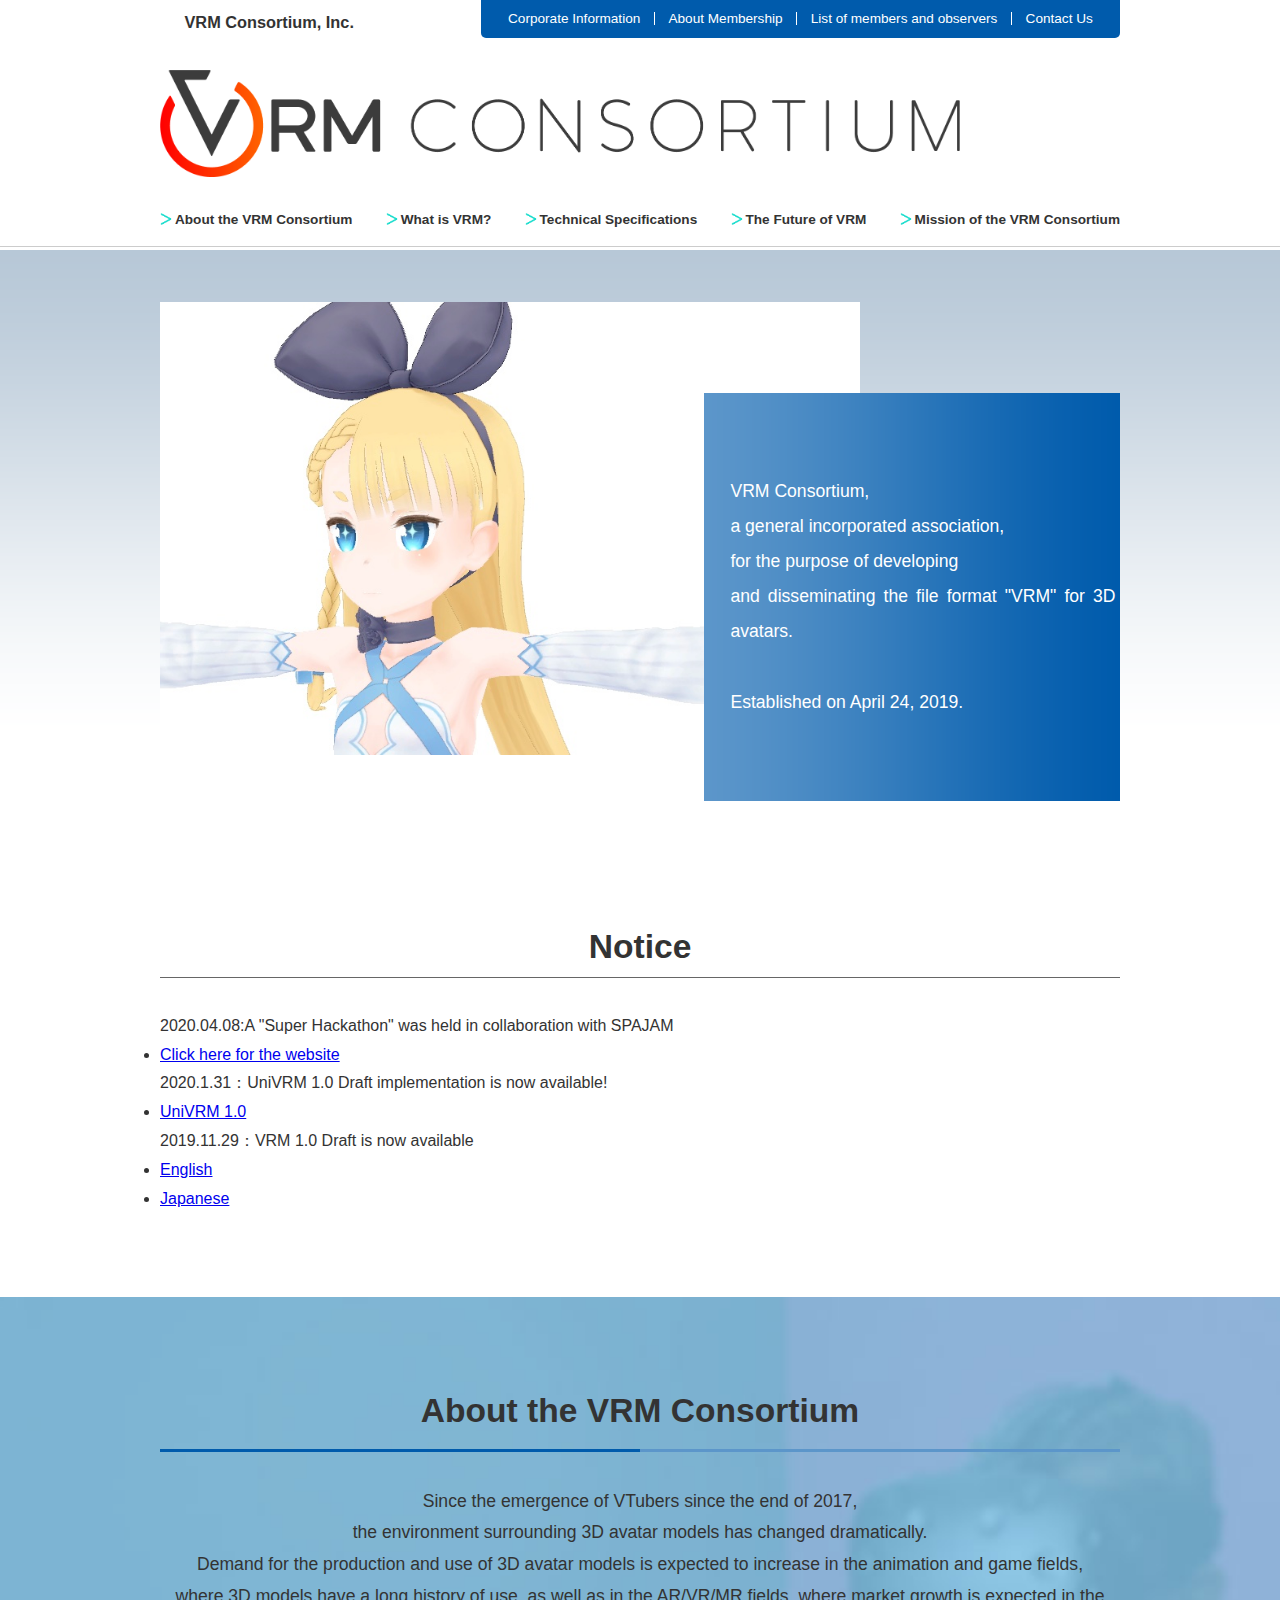
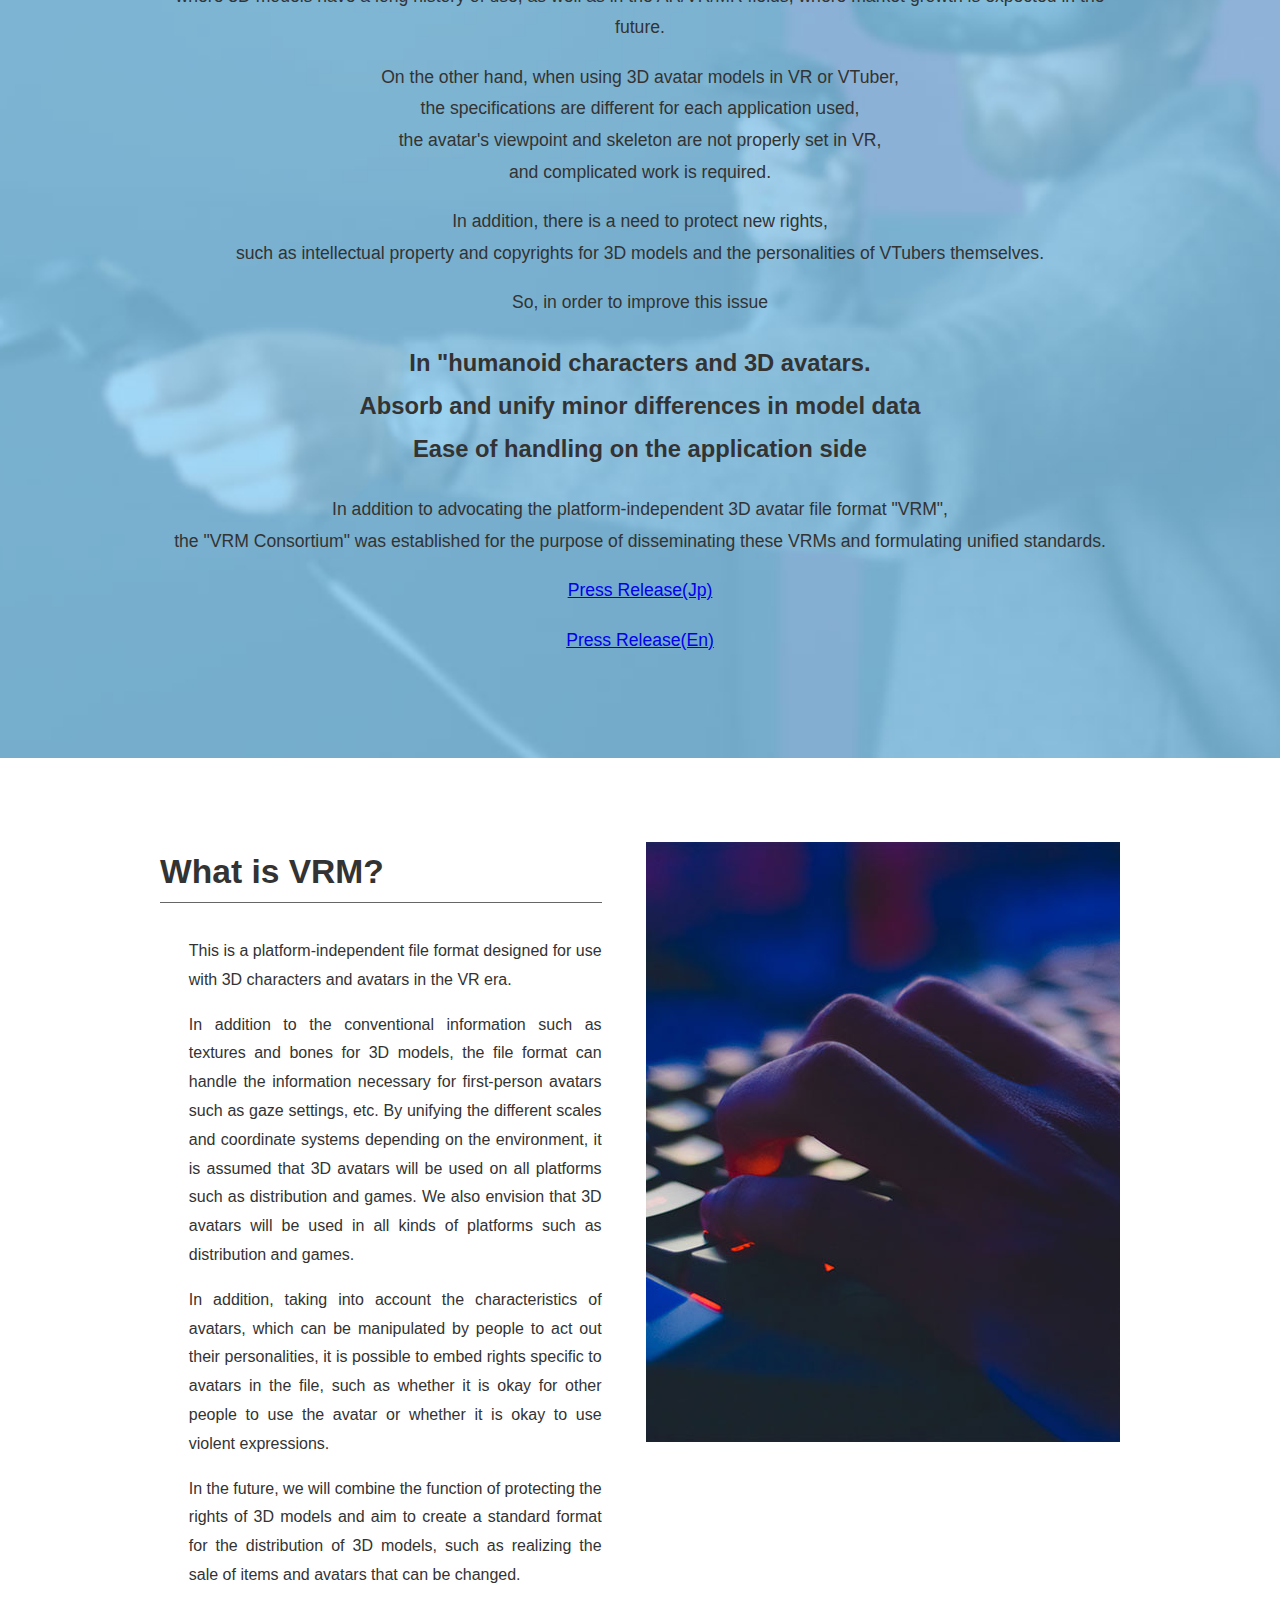
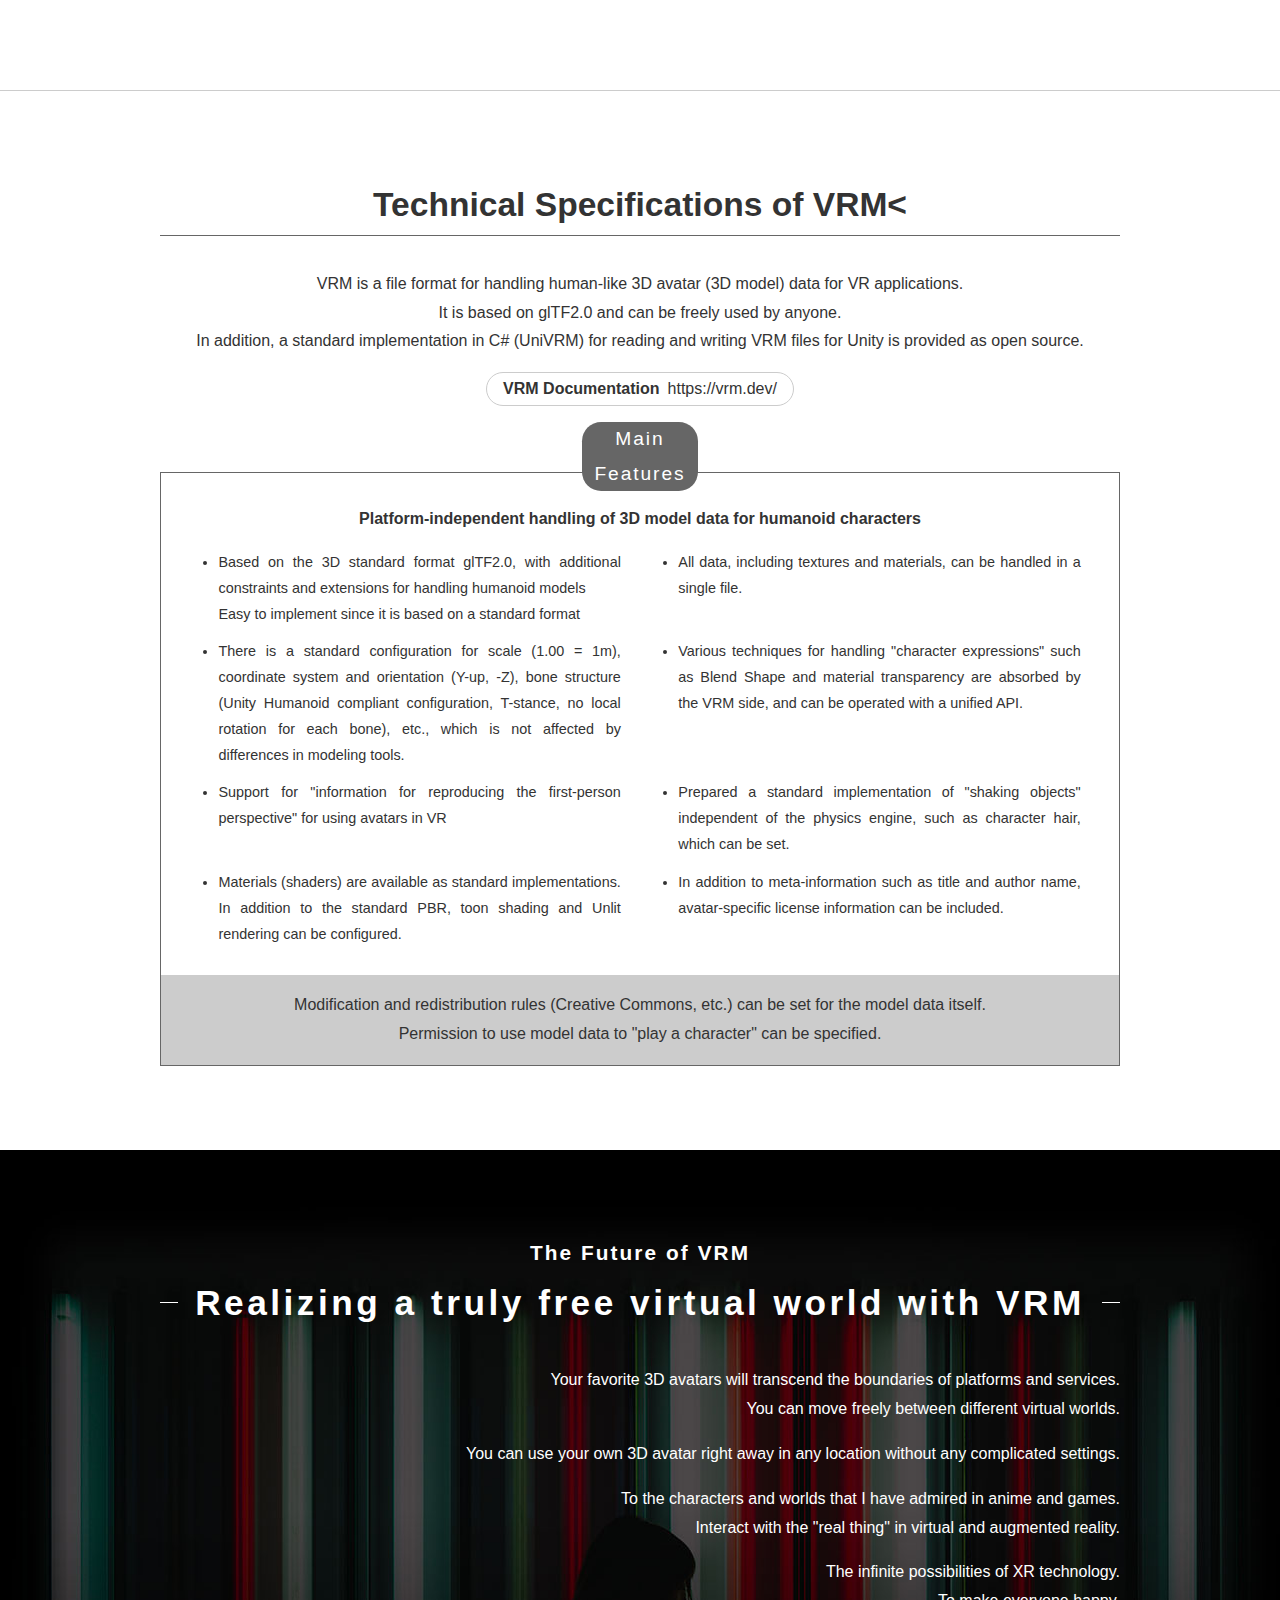
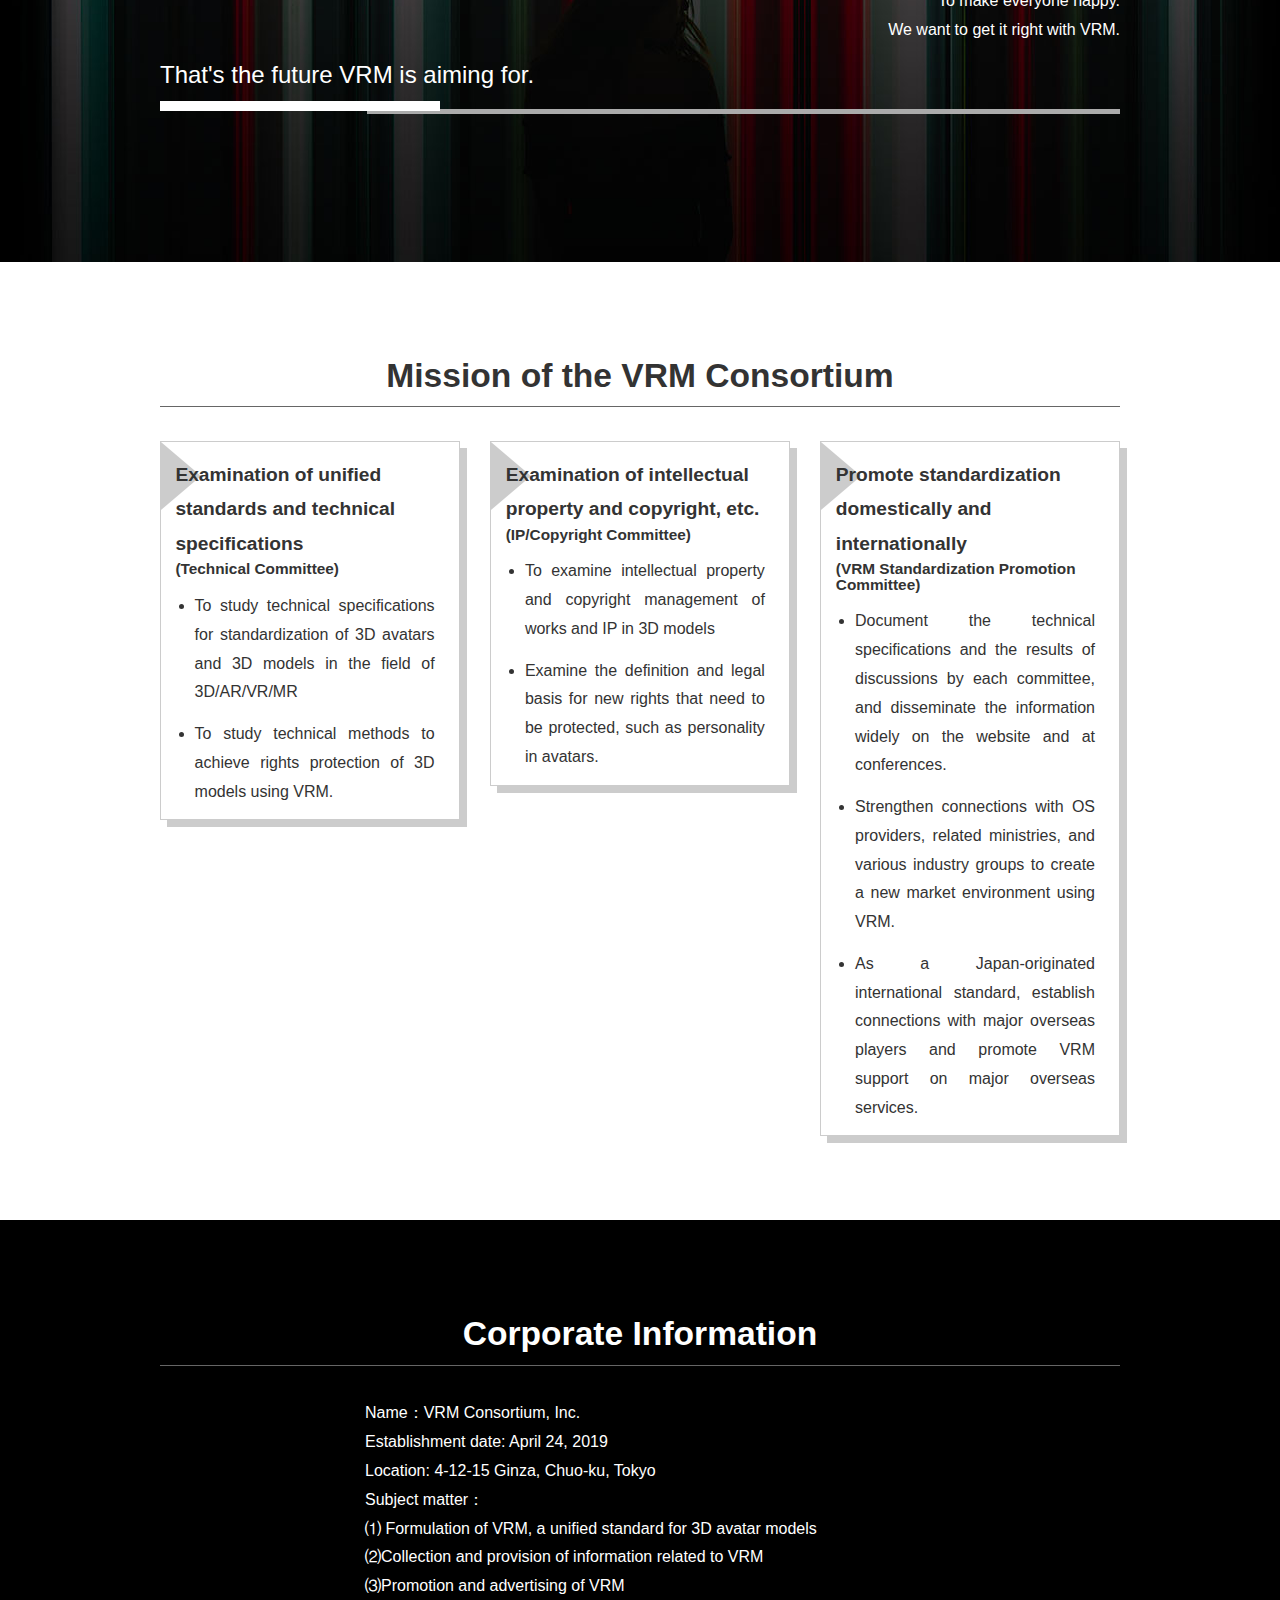
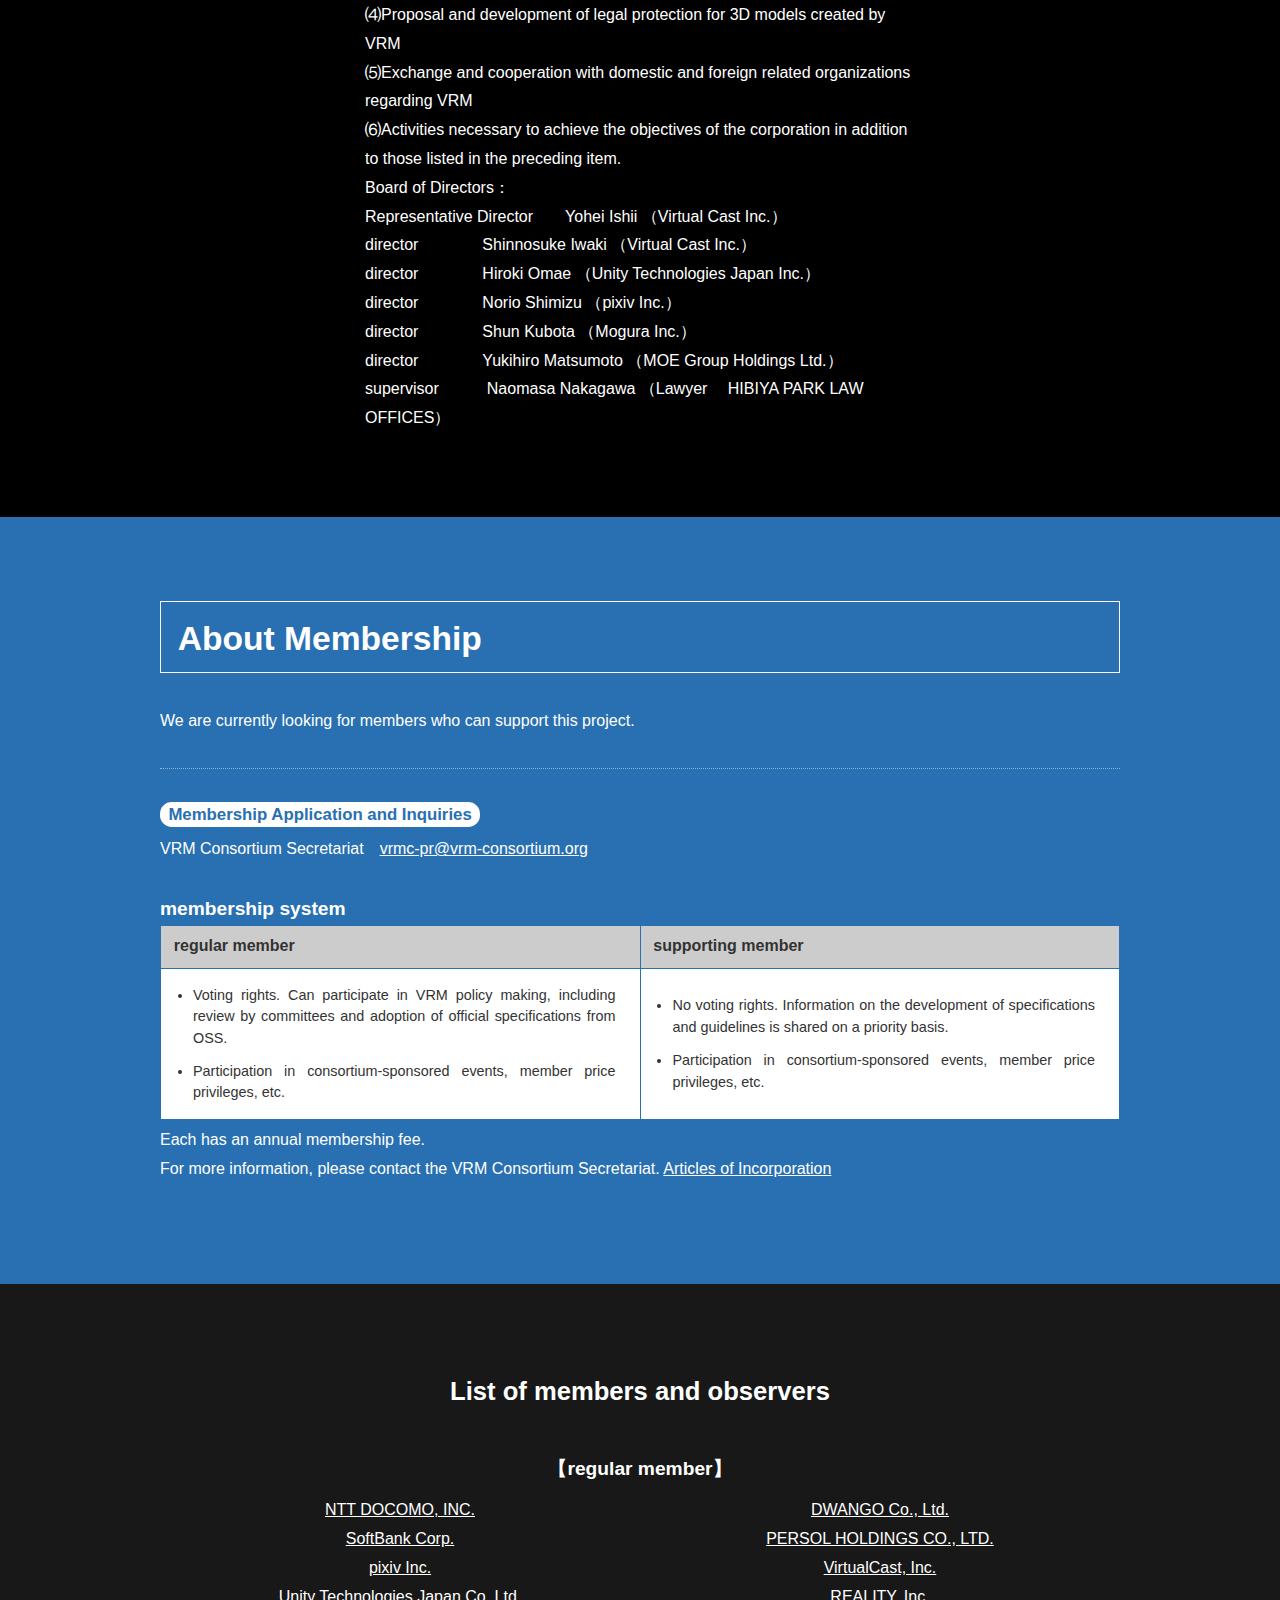
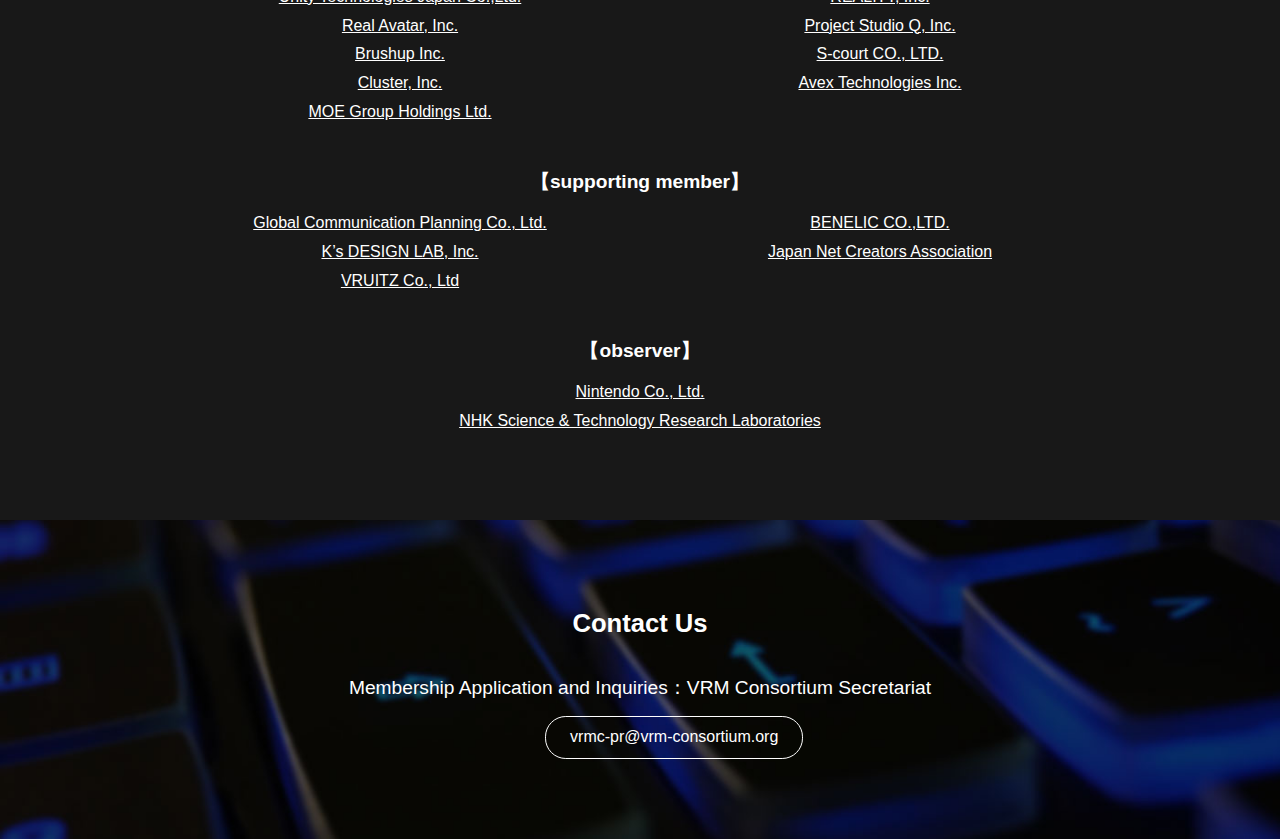
<file: en/ensub.html>
<!DOCTYPE html>
<html lang="ja">
<head>
<meta http-equiv="Content-Type" content="text/html; charset=UTF-8">

<title>VRM Consortium</title>

<meta name="keywords" content="VRM,3D,VTuber,3D avatar model,3D model,unified file format,VR,virtual reality">
<meta name="description" content="The VRM Consortium is an organization that aims to spread the platform-independent 3D avatar file format VRM and formulate a unified standard.">

<link rel="shortcut icon" type="image/x-icon" href="./favicon.ico">
<link rel="stylesheet" type="text/css" href="common/css/master.css">
<link rel="stylesheet" type="text/css" href="common/css/top.css">

<script type="text/javascript" src="./common/js/smoothScroll.js"></script>
<!--[if lt IE 9]><script type="text/javascript" src="./common/js/html5shiv-printshiv.js"></script><![endif]-->

</head>
<body id="skrollr-body">


<header id="pagetop">
	<div class="inner">
		<div>
				<p style="background: none;font-size:1.2em;font-weight:bold;">VRM Consortium, Inc.</p>
			<ul>
				<li><a href="#corporation">Corporate Information</a></li>
				<li><a href="#member">About Membership</a></li>
				<li><a href="#organizer">List of members and observers</a></li>
				<li><a href="#footer">Contact Us</a></li>
			</ul>
		</div>
		<h1><img src="common/img/vrm-consortium.png" alt="VRM Consortium" width="800"></h1>
		<nav>
			<ul>
				<li><a href="#about">About the VRM Consortium</a></li>
				<li><a href="#vrm">What is VRM?</a></li>
				<li><a href="#method">Technical Specifications</a></li>
				<li><a href="#future">The Future of VRM</a></li>
				<li><a href="#mission">Mission of the VRM Consortium</a></li>
			</ul>
		</nav>
	</div>
</header>


<div id="contents">

	<section id="mv">
		<div class="inner">
			<img src="common/imgtop/mv_ph.png" alt="VRM Consortium">
			<div>
				<p>
          VRM Consortium, <br>
          a general incorporated association,<br>
          for the purpose of developing <br>
          and disseminating the file format "VRM" for 3D avatars.<br>
					<br>
					Established on April 24, 2019.<br>

				</p>
			</div>
		</div>
	</section>

<section id="news">
		<div class="inner">
			<h2>Notice</h2>
			<dl>
				<dd>2020.04.08:A "Super Hackathon" was held in collaboration with SPAJAM
				<li><a href="https://cho-hackathon.spajam.jp/" target="_blank">Click here for the website </a></li>
				2020.1.31：UniVRM 1.0 Draft implementation is now available!
				<li><a href="https://github.com/vrm-c/UniVRM_1_0" target="_blank">UniVRM 1.0 </a></li>
				<dd>2019.11.29：VRM 1.0 Draft is now available
				<li><a href="https://github.com/vrm-c/vrm-specification/tree/master/specification/VRMC_vrm-1.0_draft" target="_blank">English</a></li>
				<li><a href="https://github.com/vrm-c/vrm-specification/blob/master/specification/VRMC_vrm-1.0_draft/README.ja.md" target="_blank">Japanese</a></li>
			</dl>
		</div>
	</section>

	<section id="about">
		<div class="inner">
			<h2>About the VRM Consortium</h2>
			<p>
        Since the emergence of VTubers since the end of 2017, <br>
        the environment surrounding 3D avatar models has changed dramatically.<br>
        Demand for the production and use of 3D avatar models is expected to increase in the animation and game fields, <br>
        where 3D models have a long history of use, as well as in the AR/VR/MR fields, where market growth is expected in the future.
			</p>
			<p>
				On the other hand, when using 3D avatar models in VR or VTuber, <br>
        the specifications are different for each application used, <br>
        the avatar's viewpoint and skeleton are not properly set in VR, <br>
        and complicated work is required.
			</p>
			<p>
        In addition, there is a need to protect new rights, <br>
        such as intellectual property and copyrights for 3D models and the personalities of VTubers themselves.
      </p>
			<p>
				So, in order to improve this issue<br>
				<span>
					<strong>In "humanoid characters and 3D avatars.</strong><br>
					<strong>Absorb and unify minor differences in model data</strong><br>
					<strong>Ease of handling on the application side</strong><br>
				</span>
				In addition to advocating the platform-independent 3D avatar file format "VRM", <br>
        the "VRM Consortium" was established for the purpose of disseminating these VRMs and formulating unified standards.

				<p><a href="./common/pdf/ja_release.pdf">Press Release(Jp)</a></p>
				<p><a href="./common/pdf/en_release.pdf">Press Release(En)</a></p>



			</p>
		</div>
	</section>

	<section id="vrm">
		<div class="inner">
			<img src="common/imgtop/vrm_ph.jpg" alt="VRMとは" class="r">
			<h2>What is VRM?</h2>
      <p>This is a platform-independent file format designed for use with 3D characters and avatars in the VR era.</p>
      <p>In addition to the conventional information such as textures and bones for 3D models, the file format can handle the information necessary for first-person avatars such as gaze settings, etc. By unifying the different scales and coordinate systems depending on the environment, it is assumed that 3D avatars will be used on all platforms such as distribution and games. We also envision that 3D avatars will be used in all kinds of platforms such as distribution and games.</p>
      <p>In addition, taking into account the characteristics of avatars, which can be manipulated by people to act out their personalities, it is possible to embed rights specific to avatars in the file, such as whether it is okay for other people to use the avatar or whether it is okay to use violent expressions.</p>
      <p>In the future, we will combine the function of protecting the rights of 3D models and aim to create a standard format for the distribution of 3D models, such as realizing the sale of items and avatars that can be changed.</p>
		</div>
	</section>

	<section id="method">
		<div class="inner">
			<h2>Technical Specifications of VRM<</h2>
			<p>
        VRM is a file format for handling human-like 3D avatar (3D model) data for VR applications.<br>
        It is based on glTF2.0 and can be freely used by anyone.<br>
        In addition, a standard implementation in C# (UniVRM) for reading and writing VRM files for Unity is provided as open source.<br>
				<a href="https://vrm.dev/" target="_blank"><strong>VRM Documentation</strong>https://vrm.dev/</a>
			</p>
			<h3>Main Features</h3>
      <dl>
        <dt>Platform-independent handling of 3D model data for humanoid characters</dt>
          <dd>
            <ul>
              <li>Based on the 3D standard format glTF2.0, with additional constraints and extensions for handling humanoid models<br>Easy to implement since it is based on a standard format</li>
      				<li>All data, including textures and materials, can be handled in a single file.</li>
      				<li>There is a standard configuration for scale (1.00 = 1m), coordinate system and orientation (Y-up, -Z), bone structure (Unity Humanoid compliant configuration, T-stance, no local rotation for each bone), etc., which is not affected by differences in modeling tools.</li>
      				<li>Various techniques for handling "character expressions" such as Blend Shape and material transparency are absorbed by the VRM side, and can be operated with a unified API.</li>
      				<li>Support for "information for reproducing the first-person perspective" for using avatars in VR</li>
      				<li>Prepared a standard implementation of "shaking objects" independent of the physics engine, such as character hair, which can be set.</li>
      				<li>Materials (shaders) are available as standard implementations. In addition to the standard PBR, toon shading and Unlit rendering can be configured.</li>
      				<li>In addition to meta-information such as title and author name, avatar-specific license information can be included.</li>
      			</ul>
          </dd>
          <dt><em>Modification and redistribution rules (Creative Commons, etc.) can be set for the model data itself.</em></dt>
          <dt><em>Permission to use model data to "play a character" can be specified.</em></dt>
        </dl>
		</div>
	</section>

	<section id="future">
		<div class="inner">
			<h2>The Future of VRM</h2>
      <h3><span>Realizing a truly free virtual world with VRM</span></h3>
      <div class="message">
        <p>
          Your favorite 3D avatars will transcend the boundaries of platforms and services.<br>
          You can move freely between different virtual worlds.
        </p>
        <p>You can use your own 3D avatar right away in any location without any complicated settings.</p>
        <p>
          To the characters and worlds that I have admired in anime and games.<br>
          Interact with the "real thing" in virtual and augmented reality.
        </p>
        <p>
          The infinite possibilities of XR technology.<br>
          To make everyone happy.<br>
          We want to get it right with VRM.
        </p>
        <em>That's the future VRM is aiming for.</em>
      </div>
		</div>
	</section>

	<section id="mission">
		<div class="inner">
			<h2>Mission of the VRM Consortium</h2>
      <ol>
        <li>
          <h3>Examination of unified standards and technical specifications<span>(Technical Committee)</span></h3>
          <ul>
            <li>To study technical specifications for standardization of 3D avatars and 3D models in the field of 3D/AR/VR/MR</li>
            <li>To study technical methods to achieve rights protection of 3D models using VRM.</li>
          </ul>
        </li>
        <li>
          <h3>Examination of intellectual property and copyright, etc.<span>(IP/Copyright Committee)</span></h3>
          <ul>
            <li>To examine intellectual property and copyright management of works and IP in 3D models</li>
            <li>Examine the definition and legal basis for new rights that need to be protected, such as personality in avatars.</li>
          </ul>
        </li>
        <li>
          <h3>Promote standardization domestically and internationally<span>(VRM Standardization Promotion Committee)</span></h3>
          <ul>
            <li>Document the technical specifications and the results of discussions by each committee, and disseminate the information widely on the website and at conferences.</li>
            <li>Strengthen connections with OS providers, related ministries, and various industry groups to create a new market environment using VRM.</li>
            <li>As a Japan-originated international standard, establish connections with major overseas players and promote VRM support on major overseas services.</li>
          </ul>
        </li>
      </ol>
		</div>
	</section>

	<section id="corporation" style="background:#000; color:#fff" >
			<div class="inner">
				<h2>Corporate Information</h2>
        <ul style="margin: 0 auto; width: 550px;">
          <li>Name：VRM Consortium, Inc.</li>
          <li>Establishment date: April 24, 2019</li>
          <li>Location: 4-12-15 Ginza, Chuo-ku, Tokyo</li>
          <li>Subject matter：
            <ul>
              <li> ⑴ Formulation of VRM, a unified standard for 3D avatar models</li>
              <li> ⑵Collection and provision of information related to VRM</li>
              <li> ⑶Promotion and advertising of VRM</li>
              <li> ⑷Proposal and development of legal protection for 3D models created by VRM</li>
              <li> ⑸Exchange and cooperation with domestic and foreign related organizations regarding VRM</li>
              <li> ⑹Activities necessary to achieve the objectives of the corporation in addition to those listed in the preceding item.</li>
            </ul>
          </li>
          <li>Board of Directors：
            <ul>
              <li>Representative Director　　Yohei Ishii （Virtual Cast Inc.）</li>
              <li>director　　　　Shinnosuke Iwaki （Virtual Cast Inc.）</li>
              <li>director　　　　Hiroki Omae  （Unity Technologies Japan Inc.）</li>
              <li>director　　　　Norio Shimizu （pixiv Inc.）</li>
              <li>director　　　　Shun Kubota  （Mogura Inc.）</li>
              <li>director　　　　Yukihiro Matsumoto （MOE Group Holdings Ltd.）</li>
              <li>supervisor　　　Naomasa Nakagawa  （Lawyer　 HIBIYA PARK LAW OFFICES）</li>
            </ul>
          </li>
        </ul>
			</div>
		</section>

	<section id="member">
		<div class="inner">
			<h2>About Membership</h2>
			<div>
				<p>We are currently looking for members who can support this project.</p>
			</div>
			<h3>Membership Application and Inquiries</h3>
			<dl>
        <dt>VRM Consortium Secretariat</dt>
        <dd><a href="mailto:vrmc-pr@vrm-consortium.org">vrmc-pr@vrm-consortium.org</a></dd>
			</dl>
			<h4>membership system</h4>
      <table>
        <tr>
          <th>regular member</th>
          <th>supporting member</th>
        </tr>
        <tr>
          <td>
            <ul>
              <li>Voting rights. Can participate in VRM policy making, including review by committees and adoption of official specifications from OSS.</li>
              <li>Participation in consortium-sponsored events, member price privileges, etc.</li>
            </ul>
          </td>
          <td>
            <ul>
              <li>No voting rights. Information on the development of specifications and guidelines is shared on a priority basis.</li>
              <li>Participation in consortium-sponsored events, member price privileges, etc.</li>
            </ul>
          </td>
        </tr>
      </table>
      <p>
        Each has an annual membership fee.<br>
        For more information, please contact the VRM Consortium Secretariat.
        <a href="./common/pdf/teikan.pdf">Articles of Incorporation</a>
      </p>
		</div>
	</section>

	<section id="organizer">
		<div class="inner">
			<h2>List of members and observers</h2>
			<h3>【regular member】</h3>
			<ul class="flex">
        <li><a href="https://www.nttdocomo.co.jp/" target="_blank">NTT DOCOMO, INC.</a></li>
        <li><a href="http://dwango.co.jp/" target="_blank">DWANGO Co., Ltd.</a></li>
        <li><a href="https://www.softbank.jp/" target="_blank">SoftBank Corp.</a></li>
        <li><a href="https://www.persol-group.co.jp/" target="_blank">PERSOL HOLDINGS CO., LTD.</a></li>
        <li><a href="https://www.pixiv.co.jp/" target="_blank">pixiv Inc.</a></li>
        <li><a href="https://virtualcast.jp/" target="_blank">VirtualCast, Inc.</a></li>
        <li><a href="https://unity.com/ja" target="_blank">Unity Technologies Japan Co.,Ltd.</a></li>
        <li><a href="https://reality.inc/" target="_blank">REALITY, Inc.</a></li>
        <li><a href="https://www.real-avatar.com/" target="_blank">Real Avatar, Inc.</a></li>
        <li><a href="https://studio-q.co.jp/" target="_blank">Project Studio Q, Inc.</a></li>
        <li><a href="https://www.brushup-inc.com/" target="_blank">Brushup Inc.</a></li>
        <li><a href="https://s-court.me/" target="_blank">S-court CO., LTD.</a></li>
        <li><a href="https://corp.cluster.mu/" target="_blank">Cluster, Inc.</a></li>
        <li><a href="https://avex-technologies.com/" target="_blank">Avex Technologies Inc.</a></li>
        <li><a href="http://moe-law.com/" target="_blank">MOE Group Holdings Ltd.</a></li>
			</ul>
			<h3>【supporting member】</h3>
			<ul class="flex">
        <li><a href="http://www.gck.co.jp/" target="_blank">Global Communication Planning Co., Ltd.</a></li>
        <li><a href="https://benelic.com/" target="_blank">BENELIC CO.,LTD.</a></li>
        <li><a href="https://www.ksdl.co.jp/" target="_blank">K’s DESIGN LAB, Inc.</a></li>
        <li><a href="http://www.jnca.or.jp/" target="_blank">Japan Net Creators Association</a></li>
        <li><a href="https://vruitz.co.jp/" target="_blank">VRUITZ Co., Ltd</a></li>
			</ul>
			<h3>【observer】</h3>
			<ul>
        <li><a href="https://www.nintendo.co.jp/" target="_blank">Nintendo Co., Ltd.</a></li>
        <li><a href="https://www.nhk.or.jp/strl/" target="_blank">NHK Science & Technology Research Laboratories</a></li>
			</ul>
		</div>
	</section>

</div><!--container-->


<footer id="footer">
	<h2>Contact Us</h2>
	<p>Membership Application and Inquiries：VRM Consortium Secretariat</p>
　　　 　<a href="mailto:vrmc-pr@vrm-consortium.org">vrmc-pr@vrm-consortium.org</a>
</footer>

</body>
</html>
</file>
<file: common/css/master.css>
@charset "UTF-8";

/*--------------------------------------------*/
body {
	font-family: "メイリオ", meiryo, Osaka, "ヒラギノ角ゴ Pro W3","ＭＳ Ｐゴシック", sans-serif;
	/*
	font-family: "ヒラギノ明朝 Pro","HiraMinPro","ＭＳ 明朝","ＭＳ Ｐ明朝","HG明朝E","MS PMincho",serif;
	font-family: "ＭＳ Ｐゴシック", Osaka, "ヒラギノ角ゴ Pro W3", sans-serif;
	*/
	margin:0px;
	padding:0px;
	font-size:100%;
	line-height:1em;
	color:#333;
	min-width:1000px;
	background:#FFF;
}
header a, footer a{ color:#333; text-decoration:none; display:inline-block; }
a:hover{ text-decoration:none; }
h1 {font-size:220%;}
h2 {font-size:210%;}
h3 {font-size:120%;}
h4 {font-size:120%;}
h5 {font-size:100%;}
h6 {font-size:100%;}
i  {font-size:80%; font-style:normal; color:#999;}
h1,h2,h3,h4,h5,h6,div,ul,li,dl,dt,dd,p,a,table,tr,td,address,img{
	margin:0px;
	padding:0px;
	border-width:0px;
	line-height:1.8em;
	font-style:normal;
}
ul {list-style:none outside;}
input,textarea {
	font-family: "メイリオ", meiryo, Osaka, "ヒラギノ角ゴ Pro W3","ＭＳ Ｐゴシック", sans-serif;
	color:#555555;
}
em {font-style:normal;}
sup { font-size:60%; }
/*************/
#clear, .clear {clear:both;}
.c {margin-left:auto; margin-right:auto;}
.l {float:left;}
.r {float:right;}
#main .t_c {text-align:center;}
img.l { margin:0 10px 10px 0; }
img.r { margin:0 0 10px 10px; }

/* table */
table { border-spacing:1px; }/*border-collapse:collapse;*/
th { background:#CCC; }
td { background:#FFF; }

/*
.ph img,
img.ph {
	border:3px solid #FFF; 
	box-shadow:2px 2px 3px 2px #CCCCCC;
	-moz-box-shadow:2px 2px 3px 2px #CCCCCC;
	-webkit-box-shadow:2px 2px 3px 2px #CCCCCC;
}

/* -------------------------------------------- */
a:hover
{
	opacity: .50; /* Standard: FF gt 1.5, Opera, Safari */
	filter: alpha(opacity=50); /* IE lt 8 */
	-ms-filter: "alpha(opacity=50)"; /* IE 8 */
	-khtml-opacity: .50; /* Safari 1.x */
	-moz-opacity: .50; /* FF lt 1.5, Netscape */
}
/* --------------------------------------------*/

/* wrapper */
header {}
footer { width:100%; min-width:1000px; margin:0 auto; }

/* inner */
.inner { display:block; clear:both; width:960px; margin:0 auto; padding:20px; position:relative; }

/* header ********** */
header .inner { padding:0 20px; }
header {
	font-size:85%;
	padding-bottom:1em; border-bottom:1px solid #CCC; margin-bottom:.2em;
}
header ul { display:flex; justify-content:space-between; }
header a  { line-height:1em; }
header div div p  { float:left;  background:#e4f5ff; border-radius:0 0 5px 5px; padding:.5em 1.5em; }
header div div ul { float:right; background:#005bac; border-radius:0 0 5px 5px; padding:.5em 1em; }
header div div a  { color:#FFF; padding:0 1em; border-left:1px solid #FFF; }
header div div li:first-child a { border:0; }
h1 img { margin:.8em 0 .5em; }
header nav   { font-weight:bold; }
header nav a { background:url(../img/nav_icon.png) no-repeat left; background-size:1em; padding-left:1.1em; }

/* contents ********** */
section { padding:4em 0; }
section h2 { border-bottom:1px solid #666; margin-bottom:1em; text-align:center; }
section p  { text-align:justify; margin-bottom:1em; }

/* footer ********** */
footer    { text-align:center; color:#FFF; padding:5em 0;
	background:url(../img/footer_bg.jpg) center center; background-size:cover;
}
footer h2 { text-align:center; font-size:160%; padding:0 0 1em; }
footer p  { text-align:center; font-size:120%; margin-bottom:.5em; }
footer a  { text-align:center; color:#FFF;
	width:16em; padding:.8em 0; line-height:1em;
	border:1px solid #FFF; border-radius:1.3em;
}

/* copyright *
footer .copyright{ display:block; background:#000; text-align:center; margin-top:6em }

/* pagetop *
footer .pagetop{}
footer .pagetop a{}

/* --------------------------------------------*/

/* clearfix */
nav:after,
section:after,
article:after,
div:after,
.clearfix:after
{ content:"."; display:block; height:0; clear:both; visibility:hidden; }
nav,
section,
article,
div,
.clearfix
{ display:inline-block;}
/* ¥*/
* html nav,
* html section,
* html article,
* html div,
* html .clearfix
{ height:1%; }
nav,
section,
article,
div,
.clearfix
{ display:block; }
/* */

/* --------------------------------------------*/

/* info-not 工事中 *
.info-not {
	padding:200px 15px;
	border:1px solid #CCC; border-radius:15px;
	background:#EEE;
}
#contents p.info-not { text-align:center; letter-spacing:.2em; }
/**/
</file>
<file: common/css/top.css>
@charset "UTF-8";

/* contents ********** */
#method  ul,
#mission ul,
#member  ul { list-style:disc; padding-left:1.2em; }
#method  li,
#mission ul li,
#member  li { margin-bottom:.8em; text-align:justify; }


/* mv */
#mv         { background:url(../imgtop/mv_bg.png) repeat-x; padding:2em 0; }
#mv img     { margin-bottom:1em; width:700px; }
#mv div div { position:absolute;
	background:url(../imgtop/mv_box_bg.png); background-size:cover;
	display:table; bottom:0; right:20px; width:26em; height:25.5em;
}
#mv div div p {
	display:table-cell; vertical-align:middle; padding-left:1.5em;
	color:#FFF; line-height:2em; font-size:110%;
}

/* about */
#about      { background:url(../imgtop/about_bg.jpg) center center; background-size:cover; }
#about h2   { background:url(../imgtop/about_bdr.png) no-repeat bottom center; border:0; padding-bottom:.3em; }
#about p    { text-align:center; font-size:110%; }
#about span { display:block; padding:1em 0; font-size:135%; line-height:1.8em; }

/* vrm */
#vrm h2 { width:46%; text-align:left; }
#vrm p  { width:43%; padding-left:3%; }

/* method */
#method   { border-top:1px solid #CCC; }
#method p { text-align:center; }
#method a {
	display:inline-block; padding:.5em 1em; margin-top:1em;
	line-height:1em; text-decoration:none; text-align:center; color:#333;
	border:1px solid #CCC; border-radius:1.3em;
}
#method a strong { margin-right:.5em; }
#method h3 {
	margin:0 auto -1em; display:block; background:#666; border-radius:1em; width:5em; padding:0 .5em;
	text-align:center; font-weight:normal; letter-spacing:.1em; color:#FFF;
}
#method dl { border:1px solid #666; padding:1em 0 0; }
#method dt { text-align:center; background:#CCC; padding:1em 0 0; }
#method dt:first-child { font-weight:bold; background:none; }
#method dt:last-child  { padding:0 0 1em; }
#method ul { display:flex; flex-wrap:wrap; padding:1em 0; }
#method li { width:42%; margin:0 0 .8em 6%; font-size:90%; }

/* future */
#future    { background:url(../imgtop/future_bg.jpg) no-repeat center top #000; color:#FFF; }
#future h2 { font-size:130%; letter-spacing:.1em; border:0; margin:0; }
#future h3 { font-size:220%; letter-spacing:.1em; text-align:center; white-space:nowrap; display:table; }
#future h3 span { padding:0 .5em; }
#future h3:before,
#future h3:after {
	content:''; display:table-cell; width:50%;
	background:url(../imgtop/future_h_bdr.png)repeat-x center center ;
}
#future .message    { margin:2em 0 4em; }
#future .message p  { text-align:right; }
#future .message em {
	display:block; padding:0 0 1em; font-size:150%;
	background:url(../imgtop/future_box_bdr.png) bottom left no-repeat;
}
.movie div  { width:560px; height:315px; margin:0 auto 1em; }
.movie p    { text-align:center; }
.movie span { border-bottom:1px solid #FFF; }

/* mission */
#mission ol { list-style:none; padding:0; }
#mission div ol > li { float:left;
	width:27%; padding:1em 2.5% 0 1.5%; border:1px solid #CCC;
	background:url(../imgtop/mission_li_bg.png) no-repeat;
	box-shadow:        7px 7px 0 0 #CCC;
	-moz-box-shadow:   7px 7px 0 0 #CCC;
	-webkit-box-shadow:7px 7px 0 0 #CCC;
}
#mission div ol > li:first-child { margin-right:3.2%; }
#mission div ol > li:last-child  { float:right; }
#mission h3 span { display:block; font-size:80%; line-height:1em; margin-bottom:1em; }

/* member */
#member         { background:#2870b1; color:#FFF; }
#member h2      { border:1px solid #FFF; text-align:left; padding:.2em .5em .1em; }
#member div div { border-bottom:1px dotted #84b5e0; padding-bottom:1em; margin-bottom:2em; }
#member h3      {
	background:#FFF; border-radius:.7em; display:inline-block;
	color:#2870b1; font-size:105%; line-height:1em; padding:.3em .5em .2em; margin-bottom:.5em;
}
#member dt      { float:left; padding:0 1em 1em 0; }
#member a       { color:#FFF; }
#member h4      { clear:both; padding-top:1em; line-height:1em; }
#member table   { color:#333; text-align:left; margin:.4em 0; }
#member th      { width:50%; padding:.4em .8em; }
#member td      { width:50%; padding: 1em 1.5em .2em .8em; }
#member td li   { font-size:90%; line-height:1.5em; }

/* organizer */
#organizer    { background:#181818; color:#FFF; }
#organizer h2 { font-size:160%; border:0; margin:0; }
#organizer h3 { text-align:center; margin:2em 0 .5em; }
#organizer li { text-align:center; }
#organizer .flex    { display:flex; flex-wrap:wrap; }
#organizer .flex li { width:50%; }
#organizer a  { color:#FFF; }
</file>
<file: en/common/css/master.css>
@charset "UTF-8";

/*--------------------------------------------*/
body {
	font-family: "メイリオ", meiryo, Osaka, "ヒラギノ角ゴ Pro W3","ＭＳ Ｐゴシック", sans-serif;
	/*
	font-family: "ヒラギノ明朝 Pro","HiraMinPro","ＭＳ 明朝","ＭＳ Ｐ明朝","HG明朝E","MS PMincho",serif;
	font-family: "ＭＳ Ｐゴシック", Osaka, "ヒラギノ角ゴ Pro W3", sans-serif;
	*/
	margin:0px;
	padding:0px;
	font-size:100%;
	line-height:1em;
	color:#333;
	min-width:1000px;
	background:#FFF;
}
header a, footer a{ color:#333; text-decoration:none; display:inline-block; }
a:hover{ text-decoration:none; }
h1 {font-size:220%;}
h2 {font-size:210%;}
h3 {font-size:120%;}
h4 {font-size:120%;}
h5 {font-size:100%;}
h6 {font-size:100%;}
i  {font-size:80%; font-style:normal; color:#999;}
h1,h2,h3,h4,h5,h6,div,ul,li,dl,dt,dd,p,a,table,tr,td,address,img{
	margin:0px;
	padding:0px;
	border-width:0px;
	line-height:1.8em;
	font-style:normal;
}
ul {list-style:none outside;}
input,textarea {
	font-family: "メイリオ", meiryo, Osaka, "ヒラギノ角ゴ Pro W3","ＭＳ Ｐゴシック", sans-serif;
	color:#555555;
}
em {font-style:normal;}
sup { font-size:60%; }
/*************/
#clear, .clear {clear:both;}
.c {margin-left:auto; margin-right:auto;}
.l {float:left;}
.r {float:right;}
#main .t_c {text-align:center;}
img.l { margin:0 10px 10px 0; }
img.r { margin:0 0 10px 10px; }

/* table */
table { border-spacing:1px; }/*border-collapse:collapse;*/
th { background:#CCC; }
td { background:#FFF; }

/*
.ph img,
img.ph {
	border:3px solid #FFF; 
	box-shadow:2px 2px 3px 2px #CCCCCC;
	-moz-box-shadow:2px 2px 3px 2px #CCCCCC;
	-webkit-box-shadow:2px 2px 3px 2px #CCCCCC;
}

/* -------------------------------------------- */
a:hover
{
	opacity: .50; /* Standard: FF gt 1.5, Opera, Safari */
	filter: alpha(opacity=50); /* IE lt 8 */
	-ms-filter: "alpha(opacity=50)"; /* IE 8 */
	-khtml-opacity: .50; /* Safari 1.x */
	-moz-opacity: .50; /* FF lt 1.5, Netscape */
}
/* --------------------------------------------*/

/* wrapper */
header {}
footer { width:100%; min-width:1000px; margin:0 auto; }

/* inner */
.inner { display:block; clear:both; width:960px; margin:0 auto; padding:20px; position:relative; }

/* header ********** */
header .inner { padding:0 20px; }
header {
	font-size:85%;
	padding-bottom:1em; border-bottom:1px solid #CCC; margin-bottom:.2em;
}
header ul { display:flex; justify-content:space-between; }
header a  { line-height:1em; }
header div div p  { float:left;  background:#e4f5ff; border-radius:0 0 5px 5px; padding:.5em 1.5em; }
header div div ul { float:right; background:#005bac; border-radius:0 0 5px 5px; padding:.5em 1em; }
header div div a  { color:#FFF; padding:0 1em; border-left:1px solid #FFF; }
header div div li:first-child a { border:0; }
h1 img { margin:.8em 0 .5em; }
header nav   { font-weight:bold; }
header nav a { background:url(../img/nav_icon.png) no-repeat left; background-size:1em; padding-left:1.1em; }

/* contents ********** */
section { padding:4em 0; }
section h2 { border-bottom:1px solid #666; margin-bottom:1em; text-align:center; }
section p  { text-align:justify; margin-bottom:1em; }

/* footer ********** */
footer    { text-align:center; color:#FFF; padding:5em 0;
	background:url(../img/footer_bg.jpg) center center; background-size:cover;
}
footer h2 { text-align:center; font-size:160%; padding:0 0 1em; }
footer p  { text-align:center; font-size:120%; margin-bottom:.5em; }
footer a  { text-align:center; color:#FFF;
	width:16em; padding:.8em 0; line-height:1em;
	border:1px solid #FFF; border-radius:1.3em;
}

/* copyright *
footer .copyright{ display:block; background:#000; text-align:center; margin-top:6em }

/* pagetop *
footer .pagetop{}
footer .pagetop a{}

/* --------------------------------------------*/

/* clearfix */
nav:after,
section:after,
article:after,
div:after,
.clearfix:after
{ content:"."; display:block; height:0; clear:both; visibility:hidden; }
nav,
section,
article,
div,
.clearfix
{ display:inline-block;}
/* ¥*/
* html nav,
* html section,
* html article,
* html div,
* html .clearfix
{ height:1%; }
nav,
section,
article,
div,
.clearfix
{ display:block; }
/* */

/* --------------------------------------------*/

/* info-not 工事中 *
.info-not {
	padding:200px 15px;
	border:1px solid #CCC; border-radius:15px;
	background:#EEE;
}
#contents p.info-not { text-align:center; letter-spacing:.2em; }

/* 2019.11.15 added --------------------------------------------*/
#news dt {
	color: #999;
}
/**/
</file>
<file: en/common/css/top.css>
@charset "UTF-8";

/* contents ********** */
#method  ul,
#mission ul,
#member  ul { list-style:disc; padding-left:1.2em; }
#method  li,
#mission ul li,
#member  li { margin-bottom:.8em; text-align:justify; }


/* mv */
#mv         { background:url(../imgtop/mv_bg.png) repeat-x; padding:2em 0; }
#mv img     { margin-bottom:1em; width:700px; }
#mv div div { position:absolute;
	background:url(../imgtop/mv_box_bg.png); background-size:cover;
	display:table; bottom:0; right:20px; width:26em; height:25.5em;
}
#mv div div p {
	display:table-cell; vertical-align:middle; padding-left:1.5em;
	color:#FFF; line-height:2em; font-size:110%;
}

/* about */
#about      { background:url(../imgtop/about_bg.jpg) center center; background-size:cover; }
#about h2   { background:url(../imgtop/about_bdr.png) no-repeat bottom center; border:0; padding-bottom:.3em; }
#about p    { text-align:center; font-size:110%; }
#about span { display:block; padding:1em 0; font-size:135%; line-height:1.8em; }

/* vrm */
#vrm h2 { width:46%; text-align:left; }
#vrm p  { width:43%; padding-left:3%; }

/* method */
#method   { border-top:1px solid #CCC; }
#method p { text-align:center; }
#method a {
	display:inline-block; padding:.5em 1em; margin-top:1em;
	line-height:1em; text-decoration:none; text-align:center; color:#333;
	border:1px solid #CCC; border-radius:1.3em;
}
#method a strong { margin-right:.5em; }
#method h3 {
	margin:0 auto -1em; display:block; background:#666; border-radius:1em; width:5em; padding:0 .5em;
	text-align:center; font-weight:normal; letter-spacing:.1em; color:#FFF;
}
#method dl { border:1px solid #666; padding:1em 0 0; }
#method dt { text-align:center; background:#CCC; padding:1em 0 0; }
#method dt:first-child { font-weight:bold; background:none; }
#method dt:last-child  { padding:0 0 1em; }
#method ul { display:flex; flex-wrap:wrap; padding:1em 0; }
#method li { width:42%; margin:0 0 .8em 6%; font-size:90%; }

/* future */
#future    { background:url(../imgtop/future_bg.jpg) no-repeat center top #000; color:#FFF; }
#future h2 { font-size:130%; letter-spacing:.1em; border:0; margin:0; }
#future h3 { font-size:220%; letter-spacing:.1em; text-align:center; white-space:nowrap; display:table; }
#future h3 span { padding:0 .5em; }
#future h3:before,
#future h3:after {
	content:''; display:table-cell; width:50%;
	background:url(../imgtop/future_h_bdr.png)repeat-x center center ;
}
#future .message    { margin:2em 0 4em; }
#future .message p  { text-align:right; }
#future .message em {
	display:block; padding:0 0 1em; font-size:150%;
	background:url(../imgtop/future_box_bdr.png) bottom left no-repeat;
}
.movie div  { width:560px; height:315px; margin:0 auto 1em; }
.movie p    { text-align:center; }
.movie span { border-bottom:1px solid #FFF; }

/* mission */
#mission ol { list-style:none; padding:0; }
#mission div ol > li { float:left;
	width:27%; padding:1em 2.5% 0 1.5%; border:1px solid #CCC;
	background:url(../imgtop/mission_li_bg.png) no-repeat;
	box-shadow:        7px 7px 0 0 #CCC;
	-moz-box-shadow:   7px 7px 0 0 #CCC;
	-webkit-box-shadow:7px 7px 0 0 #CCC;
}
#mission div ol > li:first-child { margin-right:3.2%; }
#mission div ol > li:last-child  { float:right; }
#mission h3 span { display:block; font-size:80%; line-height:1em; margin-bottom:1em; }

/* member */
#member         { background:#2870b1; color:#FFF; }
#member h2      { border:1px solid #FFF; text-align:left; padding:.2em .5em .1em; }
#member div div { border-bottom:1px dotted #84b5e0; padding-bottom:1em; margin-bottom:2em; }
#member h3      {
	background:#FFF; border-radius:.7em; display:inline-block;
	color:#2870b1; font-size:105%; line-height:1em; padding:.3em .5em .2em; margin-bottom:.5em;
}
#member dt      { float:left; padding:0 1em 1em 0; }
#member a       { color:#FFF; }
#member h4      { clear:both; padding-top:1em; line-height:1em; }
#member table   { color:#333; text-align:left; margin:.4em 0; }
#member th      { width:50%; padding:.4em .8em; }
#member td      { width:50%; padding: 1em 1.5em .2em .8em; }
#member td li   { font-size:90%; line-height:1.5em; }

/* organizer */
#organizer    { background:#181818; color:#FFF; }
#organizer h2 { font-size:160%; border:0; margin:0; }
#organizer h3 { text-align:center; margin:2em 0 .5em; }
#organizer li { text-align:center; }
#organizer .flex    { display:flex; flex-wrap:wrap; }
#organizer .flex li { width:50%; }
#organizer a  { color:#FFF; }
</file>
<file: avataraward/2024/AA2024_web_main.css>
@charset "UTF-8";

body{
    background-color:#38a187;
/*    background:linear-gradient(120deg,#39a187,#ffde42);*/
    margin:0px;
    padding:0px;
    font-family: 'Noto Sans JP', sans-serif;
}

#main{
    margin:auto;
}

#container{
    text-align: center;
}

#header{
    background: url(./header_BG.png) ;
    background-size:cover; 
}

#header img{
    max-width: 100%;
    min-width: 20%;
}

h3{
    text-align: center;
}

h3 img{
    max-width: 100%;
    min-width: 20%;
}

p{
    margin:auto;
    padding:10px;
    text-align: left;
}

.picup{
    font-weight:bold;
}

a{
    color:#38a187;
    font-weight: bold;
    text-decoration: none;
}

.center{
    margin:auto;
    text-align: center;
}

#what_AA{
    padding:20px;
    background:#fff;    
}

#what_AA p{
    max-width: 700px;
}

/* 応募方法 */
#oubo{
    padding:20px;
    background:url("./oubo_bg.png");
    background-size: cover;
}

#oubo p{
    max-width:700px;
    color:#fff;
}

#oubo p.yellow{
    color:#ffe052;
}

.links{
    margin:auto;
    max-width: 700px;
}

.link_btn{
    position:relative;
    margin:10px;
    padding:6px;
    width:300px;
    background:#fff;
    border-radius: 5px;
    text-align: left;
}

.link_btn ::before{
    position:absolute;
    right:10px;
    content:">";
}

.link_btn a{
    width:100%;
    display: block;
}


/*応募規約*/
#kiyaku{
    padding:20px;
    background:#fff;
    font-size: 13px;
}


.kiyaku_uchiwake{
    text-align: center;
    max-width:820px;
    margin:auto;
    padding:30px;
    border:solid 2px #333333;
    border-radius: 6px;
}

.kiyaku_uchiwake h4{
    text-align:left;
    font-size:15px;
}


.right{
    text-align: right;
}

/*受賞結果*/
#kekka{
    padding-bottom:20px; 
    background:linear-gradient(120deg,#db8eff,#78efdd);
}

#kekka h3{
    margin:0px;
    padding:40px 0 20px;
}

.jushousha{
    margin:10px auto;
}

.jushousha_name{
    margin:10px auto;
    text-align: center;
    max-width:500px;
    min-width:200px;
    font-size: 50px;
    border-bottom:solid 3px #ffde42;
}

.toukousha{
    margin:auto;
    text-align: center;
    font-size: 20px;
}

.jushousha_pict{
    margin:auto;
    padding:10px;
    max-width:700px;
    min-width:100px;
}

.comment{
    position:relative;
    margin:10px auto;
    padding:15px;
    border-radius: 5px;
    max-width: 700px;
    min-width: 100px;
    background:#fff url(./comment_text.png) bottom right no-repeat;
}

.comment::before{
    position:absolute;
    top:-30px;
    left:50%;
    margin-left:-15px;
    border:  15px solid transparent;
    border-bottom : 15px solid #fff;
    content:"";
}

.comment span{
    padding-bottom: 10px;
    margin-bottom: 10px;
    display: block;
    text-align: center;
    font-size: 20px;
    font-weight: bold;
    border-bottom:solid 2px #38a187;
}

#nominate{
    margin:20px auto;
    max-width: 700px;
}

#nominate p span{
    font-weight: bold;
}


/*過去の授賞式*/
#jushoushiki_movie{
    padding:20px;
    margin:auto;
}

#jushoushiki_movie_2024{
    padding:20px;
    margin:auto;
    background:url(./AVATARAWARD.png) bottom left no-repeat;
}

.movie{
    margin:20px;
}

.movie p{
    text-align: center;
    color: white
}


/* 審査員 */
#shinsain{
    padding:20px;
    background:#fff; 
}

.shinsains{
    margin:30px auto;
    padding-bottom:20px;
    position:relative;
    display: table;
}

/* 審査員の装飾 */
.shinsains::before{
    position:absolute;
    width:60px;
    height:60px;
    top:-60px;
    left:-60px;
    background-image: url("shinsain_cross.png");
    content:"";
}

.shinsains::after{
    position:absolute;
    width:60px;
    height:60px;
    top:-60px;
    right:-60px;
    background-image: url("shinsain_cross.png");
    content:"";
}

.shinsains .picture{
    margin:5px;
    float:left;
}

.shinsains_disc{
    max-width: 500px;
    min-width: 100px;
    padding:20px;
    float:right;
}

.name{
    font-size: 45px;
    font-weight:bold;
    padding:5px;
    border-bottom: solid 3px #38a187;
}

.discription{
    padding:10px;
}

/* 選考結果について */
#senkoukekka{
    padding:50px;
    background:linear-gradient(120deg,#db8eff,#78efdd);
}

#senkoukekka p{
    margin:20px auto;
    max-width: 700px;
}

/*VRMコンソーシアムについて*/
#vrmconso{
    padding:20px;
    background:#fff;
}

.logo{
    max-width: 100%;
    min-width: 20%;
}

.consortium{
    text-align: center;
    max-width:1120px;
    margin:auto;
    padding:30px;
    border:solid 1px #ff5f00;
    border-radius: 6px;
}

#vrmconso p{
    max-width:700px    
}

.consortium h3{
    margin:50px;
}

.vrm{
    margin:auto;
    max-width: 1120px;
    text-align: center;
}

.vrm h3{
    margin:20px auto;
    padding:10px;
    width:300px;
    border-bottom:solid 6px #38a187;
}

/*アーカイブ*/
#archives{
    padding:20px;
    background:#ffe052;
}

.award{
    margin:10px;
    width:300px;
    display:inline-block;
}

.award p{
    text-align: center;
}


/*copyright*/
#copy{
    text-align: center;
    color:#fff;
}

/* モバイル用 */
@media screen and (max-width:940px) {
    .Movie iframe{
        margin:0px;
        Width:100%; 
    }

    .shinsains::before{
        display: none;
    }
    .shinsains::after{
        display: none;
    }

    .shinsains .picture{
        float:none;
        text-align: center;
    }

    .shinsains_disc{
        float:none;
    }
    .shinsains{
        display:inline-block
    }

    /* 受賞者の画像 */
    .jushousha_pict{
        padding:5px 0;
        width:100%;
    }

}
</file>
